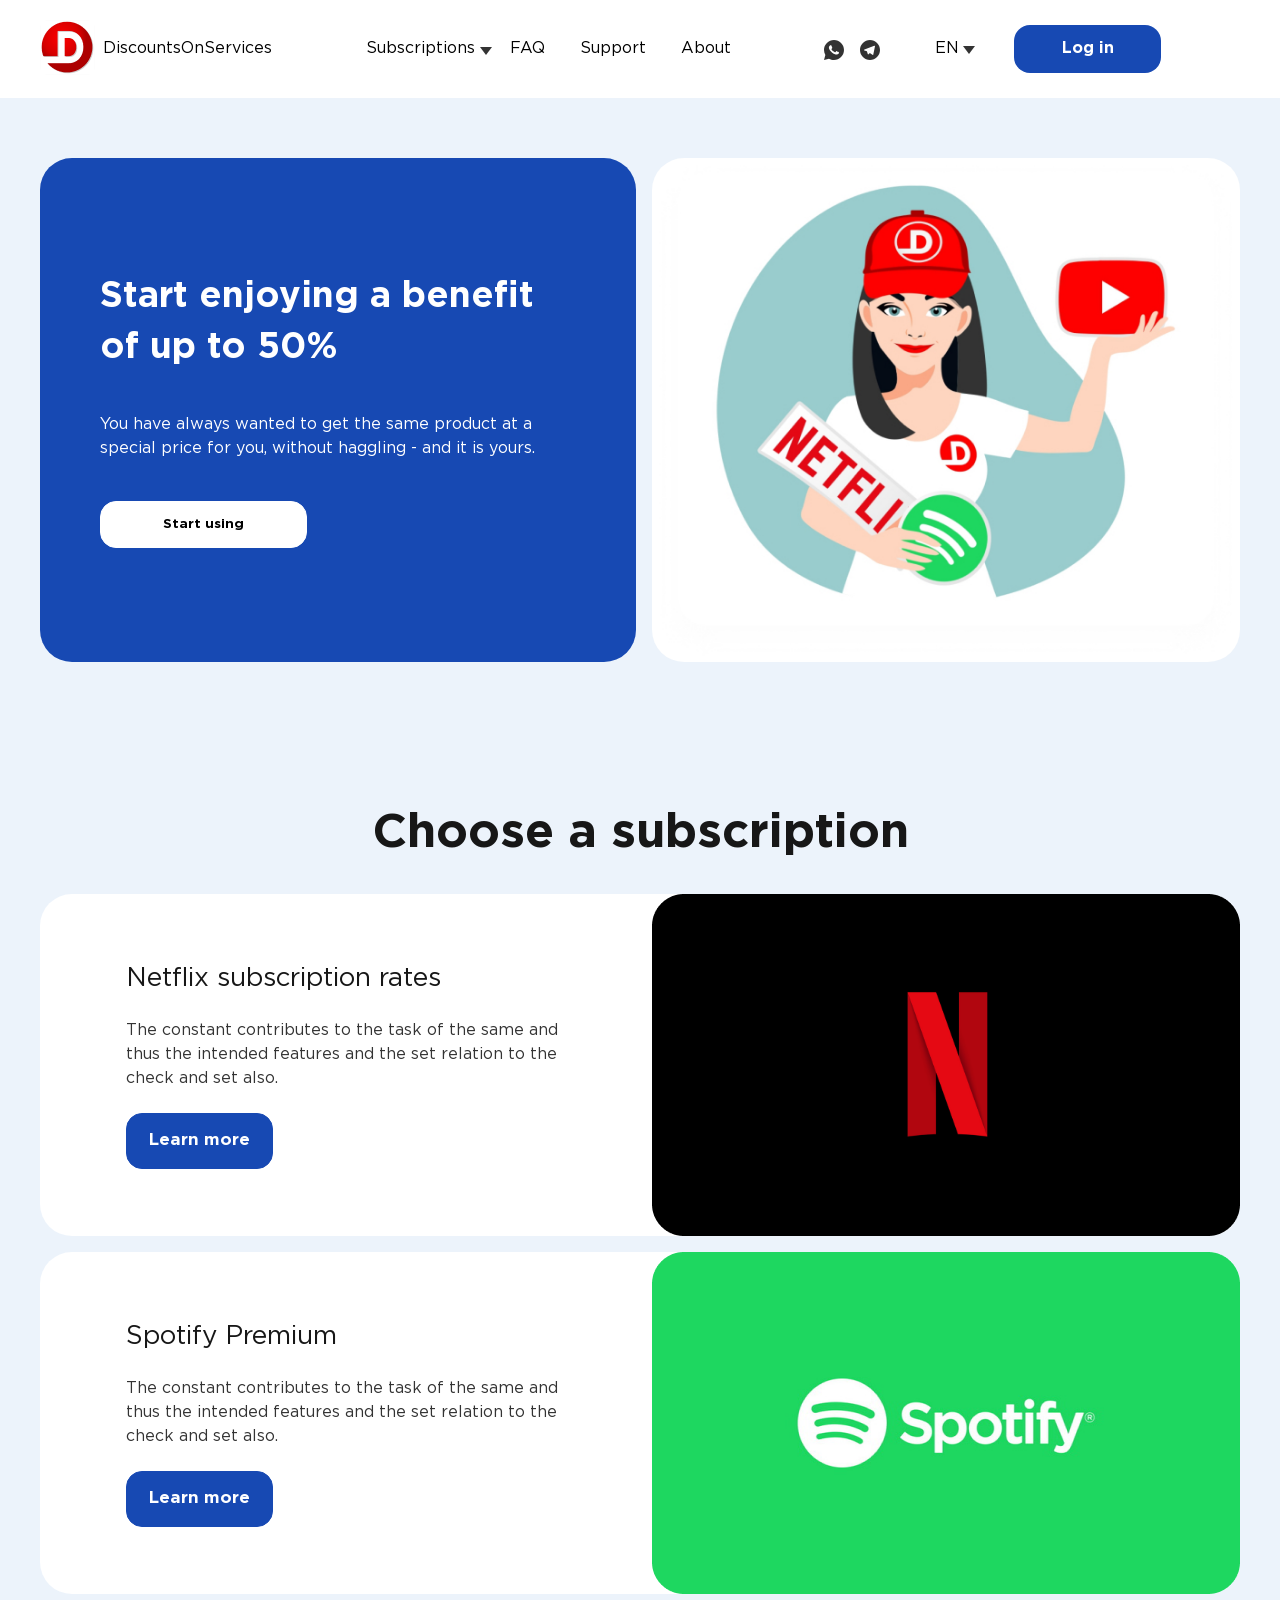
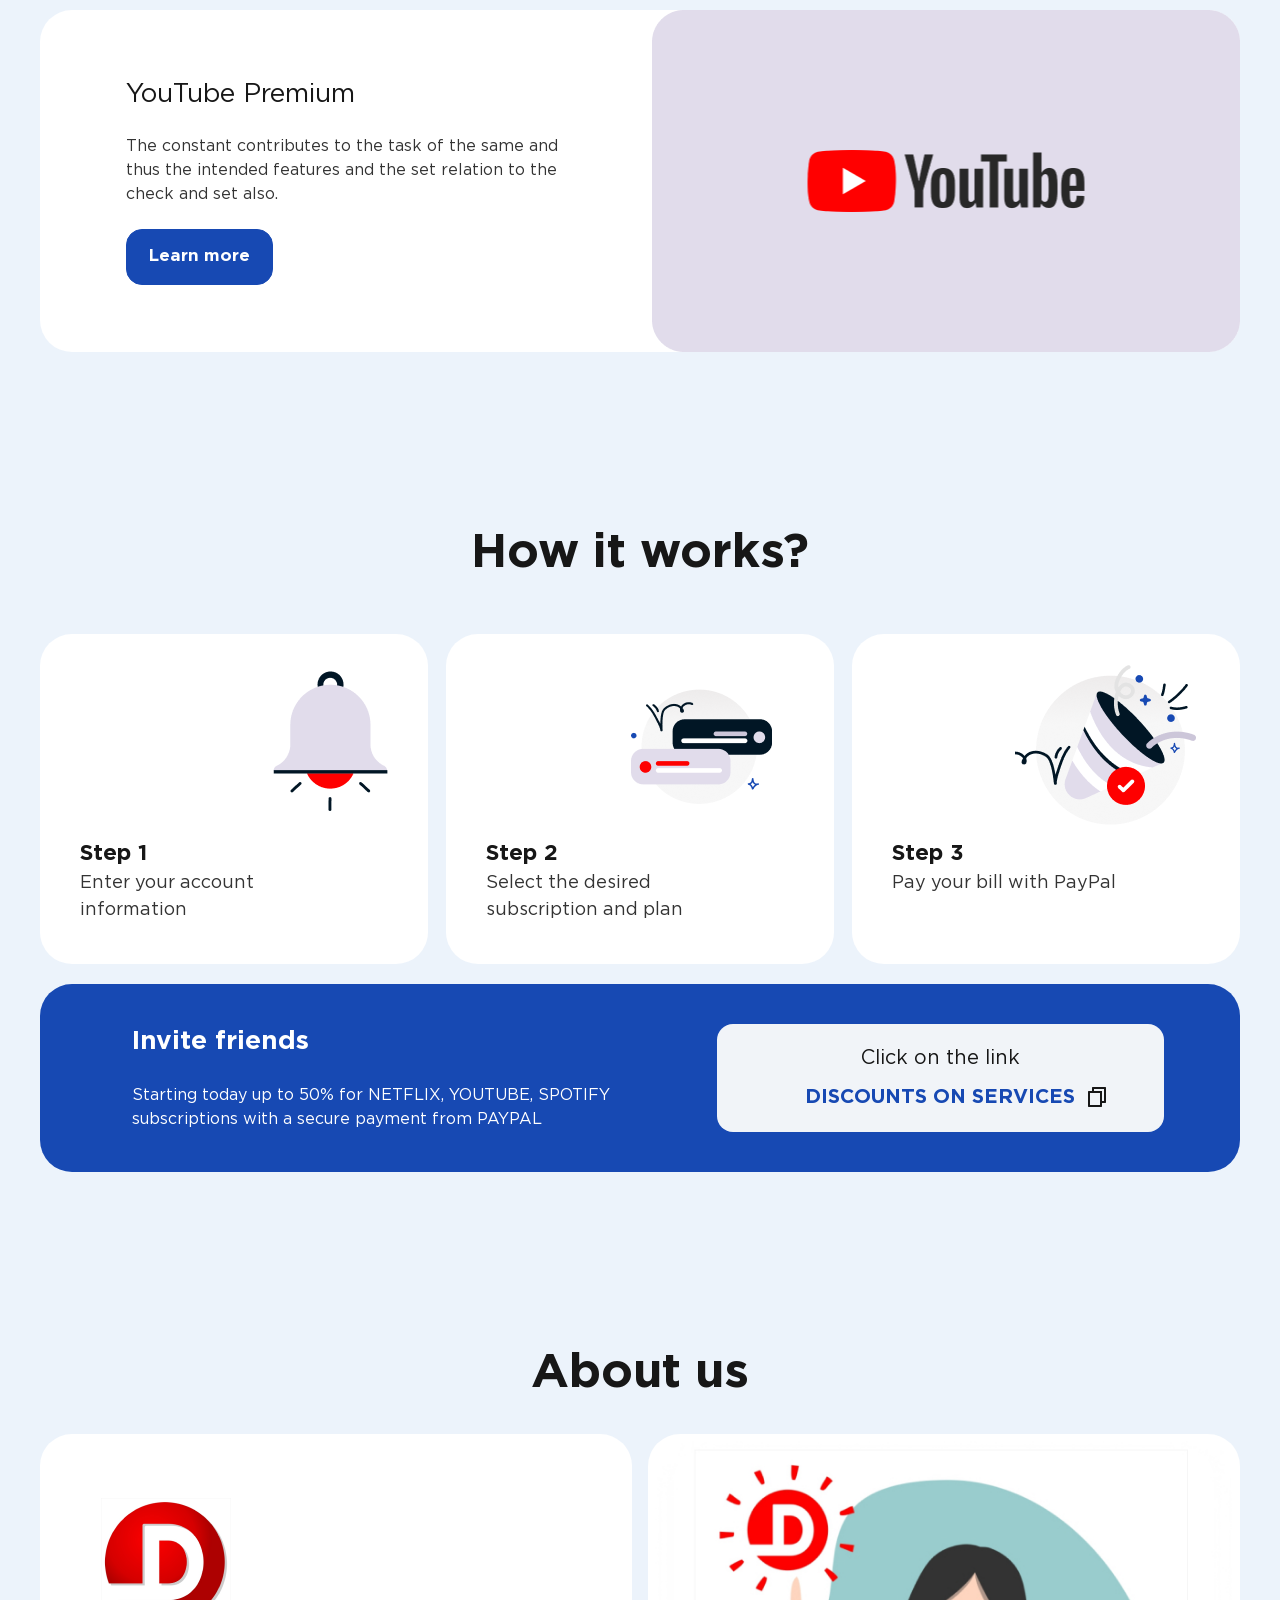
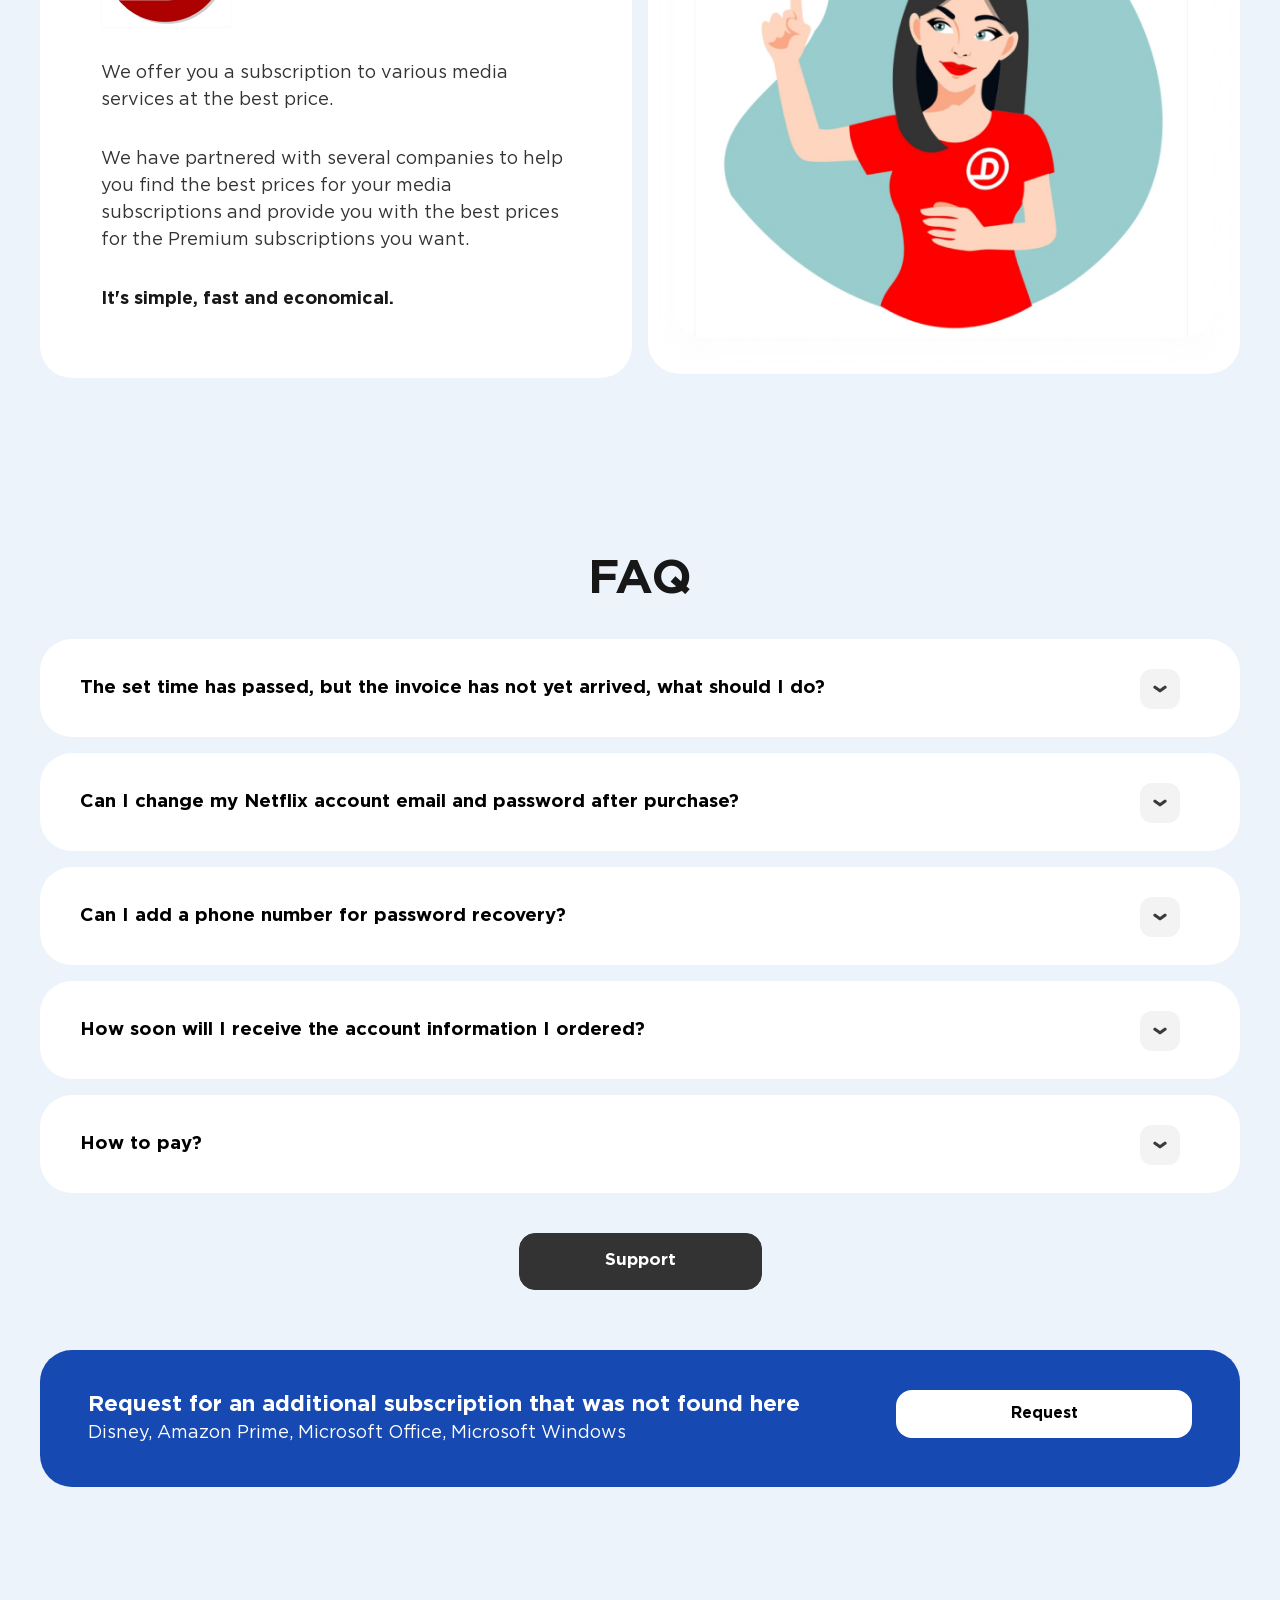
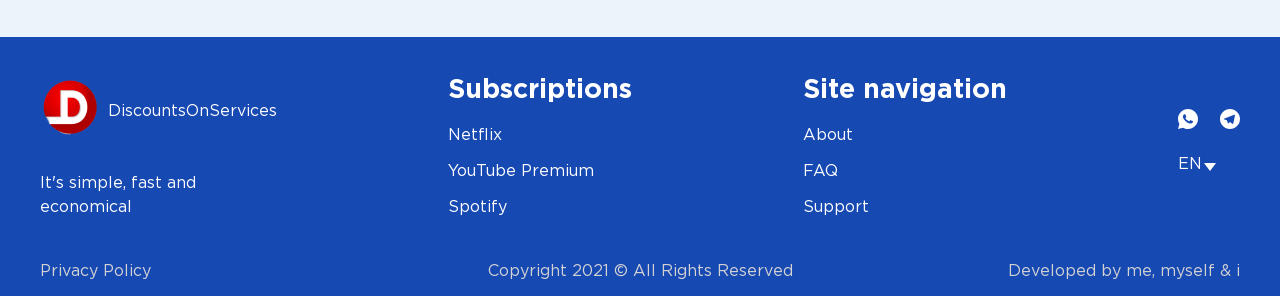
<file: index.html>
<!DOCTYPE html>
<html lang="en">

<head>
    <meta charset="UTF-8">
    <meta http-equiv="X-UA-Compatible" content="IE=edge">
    <meta name="viewport" content="width=device-width, initial-scale=1.0">
    <title>Discounts</title>
    <link rel="shortcut icon" href="img/logo.ico" type="image/x-icon">
    <link rel="stylesheet" href="style.css">
</head>

<body>
    <div class="login">
        <div class="login__title flex">
            <h1>Log in</h1>
            <img src="img/loginexit.png" alt="img">
        </div>
        <p class="login__link">New user?<span><a href="newuser.html">Create an account</a></span></p>
        <form class="login__form">
            <div class="form__input input__text">
                <h2>Email Address</h2>
                <input type="text" placeholder="Enter your e-mail">
            </div>
            <div class="form__input input__password">
                <h2>Password</h2>
                <label for="input" class="input__password--positioned">
                    <input type="password">
                    <div class="form__input--pos">
                        <img src="img/passwordhidden.png" alt="img">
                    </div>
                </label>
            </div>
        </form>
        <div class="login__submit flex">
            <h2><a href="passrecovery.html">Forgot password?</a></h2>
            <div class="header__button">
                <div class="btn login__btn--registration"><span>Log in</span></div>
            </div>
        </div>
        <div class="signing">
            <p>Or sign in with</p>
            <div class="networks flex">
                <div class="network">
                    <img src="img/google.png" alt="img">
                </div>
                <div class="network">
                    <img src="img/fb.png" alt="img">
                </div>
                <div class="network">
                    <img src="img/apple.png" alt="img">
                </div>
            </div>
        </div>
        <div class="policy__terms">
            <p>Protected by reCAPTCHA and subject to the Google <span class="span__1">Privacy Policy</span> and <span
                    class="span__2"> Terms of Service.</span></p>
        </div>
    </div>
    <header class="header">
        <div class="container">
            <div class="header__items flex">
                <div class="header__logo flex">
                    <a href="index.html"><img src="img/logo.png" alt="logo"></a>
                    <a href="index.html">
                        <p>DiscountsOnServices</p>
                    </a>
                </div>
                <nav class="nav nav--first">
                    <ul class="nav__ul">
                        <li class="nav__li subscriptions__nav">
                            <a href="subscriptions.html">Subscriptions</a>
                            <div class="subscriptions__ul__pos none">
                                <ul class="subscriptions__nav__items">
                                    <li class="subscr__nav__item"><a href="netflix.html">Netflix</a></li>
                                    <li class="subscr__nav__item"><a href="youtube.html">YouTube Premium</a></li>
                                    <li class="subscr__nav__item"><a href="spotify.html">Spotify</a></li>
                                </ul>
                            </div>
                        </li>
                        <li class="nav__li"><a href="faq.html">FAQ</a></li>
                        <li class="nav__li"><a href="#">Support</a></li>
                        <li class="nav__li"><a href="#">About</a></li>
                    </ul>
                </nav>
                <div class="header__contacts header__contacts--first flex">
                    <div class="networks flex">
                        <div class="whats__network">
                            <a href="#"><svg width="20" height="20" viewBox="0 0 20 20" fill="none"
                                    xmlns="http://www.w3.org/2000/svg">
                                    <path
                                        d="M0.00401338 20L1.35601 15.032C0.465151 13.5049 -0.00289063 11.768 1.34322e-05 10C1.34322e-05 4.477 4.47701 0 10 0C15.523 0 20 4.477 20 10C20 15.523 15.523 20 10 20C8.23279 20.0029 6.49667 19.5352 4.97001 18.645L0.00401338 20ZM6.39101 5.308C6.26188 5.31602 6.13569 5.35003 6.02001 5.408C5.91153 5.46943 5.81251 5.54622 5.72601 5.636C5.60601 5.749 5.53801 5.847 5.46501 5.942C5.09542 6.423 4.89662 7.01342 4.90001 7.62C4.90201 8.11 5.03001 8.587 5.23001 9.033C5.63901 9.935 6.31201 10.89 7.20101 11.775C7.41501 11.988 7.62401 12.202 7.84901 12.401C8.9524 13.3725 10.2673 14.073 11.689 14.447L12.258 14.534C12.443 14.544 12.628 14.53 12.814 14.521C13.1053 14.506 13.3896 14.4271 13.647 14.29C13.813 14.202 13.891 14.158 14.03 14.07C14.03 14.07 14.073 14.042 14.155 13.98C14.29 13.88 14.373 13.809 14.485 13.692C14.568 13.606 14.64 13.505 14.695 13.39C14.773 13.227 14.851 12.916 14.883 12.657C14.907 12.459 14.9 12.351 14.897 12.284C14.893 12.177 14.804 12.066 14.707 12.019L14.125 11.758C14.125 11.758 13.255 11.379 12.724 11.137C12.668 11.1126 12.608 11.0987 12.547 11.096C12.4786 11.089 12.4095 11.0967 12.3443 11.1186C12.2791 11.1405 12.2193 11.1761 12.169 11.223V11.221C12.164 11.221 12.097 11.278 11.374 12.154C11.3325 12.2098 11.2754 12.2519 11.2098 12.2751C11.1443 12.2982 11.0733 12.3013 11.006 12.284C10.9409 12.2666 10.877 12.2445 10.815 12.218C10.691 12.166 10.648 12.146 10.563 12.109L10.558 12.107C9.98592 11.8572 9.45624 11.5198 8.98801 11.107C8.86201 10.997 8.74501 10.877 8.62501 10.761C8.23159 10.3842 7.88873 9.95801 7.60501 9.493L7.54601 9.398C7.50364 9.33416 7.46937 9.2653 7.44401 9.193C7.40601 9.046 7.50501 8.928 7.50501 8.928C7.50501 8.928 7.74801 8.662 7.86101 8.518C7.9551 8.39832 8.04289 8.27382 8.12401 8.145C8.24201 7.955 8.27901 7.76 8.21701 7.609C7.93701 6.925 7.64701 6.244 7.34901 5.568C7.29001 5.434 7.11501 5.338 6.95601 5.319C6.90201 5.313 6.84801 5.307 6.79401 5.303C6.65972 5.29633 6.52515 5.29766 6.39101 5.307V5.308Z"
                                        fill="#333333" />
                                </svg></a>
                        </div>
                        <div class="tg__netwrok">
                            <a href="#"><svg width="20" height="20" viewBox="0 0 20 20" fill="none"
                                    xmlns="http://www.w3.org/2000/svg">
                                    <path
                                        d="M10 20C4.477 20 0 15.523 0 10C0 4.477 4.477 0 10 0C15.523 0 20 4.477 20 10C20 15.523 15.523 20 10 20ZM6.89 11.17L6.903 11.163L7.773 14.033C7.885 14.344 8.039 14.4 8.226 14.374C8.414 14.349 8.513 14.248 8.636 14.13L9.824 12.982L12.374 14.87C12.84 15.127 13.175 14.994 13.291 14.438L14.948 6.616C15.131 5.888 14.811 5.596 14.246 5.828L4.513 9.588C3.849 9.854 3.853 10.226 4.393 10.391L6.89 11.171V11.17Z"
                                        fill="#333333" />
                                </svg>
                            </a>
                        </div>
                    </div>
                    <div class="languages">
                        <p>en</p>
                        <div class="short_languages none">
                            <p>ua</p>
                            <p>rus</p>
                        </div>
                        <ul class="languages__ul ">
                            <div class="languages__li__pos">
                                <li>
                                    <p>English</p>
                                </li>
                                <li>
                                    <p>Ukraine</p>
                                </li>
                                <li>
                                    <p>Russian</p>
                                </li>
                            </div>
                        </ul>
                    </div>
                    <div class="header__button">
                        <div class="btn login__btn"><span>Log in</span></div>
                    </div>
                </div>
                <div class="burger ">
                    <div class="burger__line"></div>
                    <div class="burger__line"></div>
                    <div class="burger__line"></div>
                    <nav class="nav hidden">
                        <ul class="nav__ul">
                            <li class="nav__li subscriptions__nav">
                                <a href="subscriptions.html">Subscriptions</a>
                                <div class="subscriptions__ul__pos none">
                                    <ul class="subscriptions__nav__items">
                                        <li class="subscr__nav__item"><a href="netflix.html">Netflix</a></li>
                                        <li class="subscr__nav__item"><a href="youtube.html">YouTube Premium</a></li>
                                        <li class="subscr__nav__item"><a href="spotify.html">Spotify</a></li>
                                    </ul>
                                </div>
                            </li>
                            <li class="nav__li"><a href="faq.html">FAQ</a></li>
                            <li class="nav__li"><a href="#">Support</a></li>
                            <li class="nav__li"><a href="#">About</a></li>
                        </ul>
                    </nav>

                    <div class="header__contacts flex hidden">
                        <div class="networks flex">
                            <div class="whats__network">
                                <a href="#"><svg width="20" height="20" viewBox="0 0 20 20" fill="none"
                                        xmlns="http://www.w3.org/2000/svg">
                                        <path
                                            d="M0.00401338 20L1.35601 15.032C0.465151 13.5049 -0.00289063 11.768 1.34322e-05 10C1.34322e-05 4.477 4.47701 0 10 0C15.523 0 20 4.477 20 10C20 15.523 15.523 20 10 20C8.23279 20.0029 6.49667 19.5352 4.97001 18.645L0.00401338 20ZM6.39101 5.308C6.26188 5.31602 6.13569 5.35003 6.02001 5.408C5.91153 5.46943 5.81251 5.54622 5.72601 5.636C5.60601 5.749 5.53801 5.847 5.46501 5.942C5.09542 6.423 4.89662 7.01342 4.90001 7.62C4.90201 8.11 5.03001 8.587 5.23001 9.033C5.63901 9.935 6.31201 10.89 7.20101 11.775C7.41501 11.988 7.62401 12.202 7.84901 12.401C8.9524 13.3725 10.2673 14.073 11.689 14.447L12.258 14.534C12.443 14.544 12.628 14.53 12.814 14.521C13.1053 14.506 13.3896 14.4271 13.647 14.29C13.813 14.202 13.891 14.158 14.03 14.07C14.03 14.07 14.073 14.042 14.155 13.98C14.29 13.88 14.373 13.809 14.485 13.692C14.568 13.606 14.64 13.505 14.695 13.39C14.773 13.227 14.851 12.916 14.883 12.657C14.907 12.459 14.9 12.351 14.897 12.284C14.893 12.177 14.804 12.066 14.707 12.019L14.125 11.758C14.125 11.758 13.255 11.379 12.724 11.137C12.668 11.1126 12.608 11.0987 12.547 11.096C12.4786 11.089 12.4095 11.0967 12.3443 11.1186C12.2791 11.1405 12.2193 11.1761 12.169 11.223V11.221C12.164 11.221 12.097 11.278 11.374 12.154C11.3325 12.2098 11.2754 12.2519 11.2098 12.2751C11.1443 12.2982 11.0733 12.3013 11.006 12.284C10.9409 12.2666 10.877 12.2445 10.815 12.218C10.691 12.166 10.648 12.146 10.563 12.109L10.558 12.107C9.98592 11.8572 9.45624 11.5198 8.98801 11.107C8.86201 10.997 8.74501 10.877 8.62501 10.761C8.23159 10.3842 7.88873 9.95801 7.60501 9.493L7.54601 9.398C7.50364 9.33416 7.46937 9.2653 7.44401 9.193C7.40601 9.046 7.50501 8.928 7.50501 8.928C7.50501 8.928 7.74801 8.662 7.86101 8.518C7.9551 8.39832 8.04289 8.27382 8.12401 8.145C8.24201 7.955 8.27901 7.76 8.21701 7.609C7.93701 6.925 7.64701 6.244 7.34901 5.568C7.29001 5.434 7.11501 5.338 6.95601 5.319C6.90201 5.313 6.84801 5.307 6.79401 5.303C6.65972 5.29633 6.52515 5.29766 6.39101 5.307V5.308Z"
                                            fill="#333333" />
                                    </svg></a>
                            </div>
                            <div class="tg__netwrok">
                                <a href="#"><svg width="20" height="20" viewBox="0 0 20 20" fill="none"
                                        xmlns="http://www.w3.org/2000/svg">
                                        <path
                                            d="M10 20C4.477 20 0 15.523 0 10C0 4.477 4.477 0 10 0C15.523 0 20 4.477 20 10C20 15.523 15.523 20 10 20ZM6.89 11.17L6.903 11.163L7.773 14.033C7.885 14.344 8.039 14.4 8.226 14.374C8.414 14.349 8.513 14.248 8.636 14.13L9.824 12.982L12.374 14.87C12.84 15.127 13.175 14.994 13.291 14.438L14.948 6.616C15.131 5.888 14.811 5.596 14.246 5.828L4.513 9.588C3.849 9.854 3.853 10.226 4.393 10.391L6.89 11.171V11.17Z"
                                            fill="#333333" />
                                    </svg>
                                </a>
                            </div>
                        </div>
                        <div class="languages">
                            <p>en</p>
                            <div class="short_languages none">
                                <p>ua</p>
                                <p>rus</p>
                            </div>
                            <ul class="languages__ul ">
                                <div class="languages__li__pos">
                                    <li>
                                        <p>English</p>
                                    </li>
                                    <li>
                                        <p>Ukraine</p>
                                    </li>
                                    <li>
                                        <p>Russian</p>
                                    </li>
                                </div>
                            </ul>
                        </div>
                        <div class="header__button">
                            <div class="btn login__btn"><span>Log in</span></div>
                        </div>
                    </div>
                </div>
            </div>
        </div>
    </header>
    <main class="main">
        <section class="hero">
            <div class="container">
                <div class="hero__items flex">
                    <div class="hero__item  hero__item--info">
                        <h1>Start enjoying a benefit
                            of up to 50%</h1>
                        <p>You have always wanted to get the same product at a special price for you, without haggling -
                            and it is yours.</p>
                        <button class="btn hero__btn" type="submit">Start using</button>
                    </div>
                    <div class="hero__item  item">
                        <img src="img/heroimg.jpg" alt="img">
                    </div>
                </div>
            </div>
        </section>
        <section class="subscriptions">
            <div class="container">
                <div class="title">
                    <h2>Choose a subscription</h2>
                </div>
                <div class="subscription__items">
                    <div class="subscription__item flex">
                        <div class="subscr__text">
                            <h1>Netflix subscription rates</h1>
                            <p>The constant contributes to the task of the same and thus the intended features and the
                                set relation to the check and set also.</p>
                            <button class="btn btn--subscr">Learn more</button>
                        </div>
                        <div class="subscr__img">
                            <img src="img/netflixbg.png" alt="netflix">
                            <div class="img__pos">
                                <img src="img/netflix.jpg" alt="img">
                            </div>
                        </div>
                    </div>
                    <div class="subscription__item flex">
                        <div class="subscr__text">
                            <h1>Spotify Premium</h1>
                            <p>The constant contributes to the task of the same and thus the intended features and the
                                set relation to the check and set also.</p>
                            <button class="btn btn--subscr">Learn more</button>
                        </div>
                        <div class="subscr__img">
                            <img src="img/spotify.jpg" alt="netflix">
                        </div>
                    </div>
                    <div class="subscription__item flex">
                        <div class="subscr__text">
                            <h1>YouTube Premium</h1>
                            <p>The constant contributes to the task of the same and thus the intended features and the
                                set relation to the check and set also.</p>
                            <button class="btn btn--subscr">Learn more</button>
                        </div>
                        <div class="subscr__img">
                            <img src="img/youtubebg.png" alt="netflix">
                            <div class="img__pos">
                                <img src="img/youtube.png" alt="img">
                            </div>
                        </div>
                    </div>
                </div>
            </div>
        </section>
        <section class="works">
            <div class="container">
                <div class="title">
                    <h2>How it works?</h2>
                </div>
                <div class="works__items">
                    <div class="work__steps flex">
                        <div class="work__step">
                            <div class="work__step__img">
                                <img src="img/worksimg1.png" alt="img">
                            </div>
                            <div class="work__step__content">
                                <h1>Step 1</h1>
                                <p>Enter your account information</p>
                            </div>
                        </div>
                        <div class="work__step">
                            <div class="work__step__img">
                                <img src="img/worksimg2.png" alt="img">
                            </div>
                            <div class="work__step__content">
                                <h1>Step 2</h1>
                                <p>Select the desired subscription and plan</p>
                            </div>
                        </div>
                        <div class="work__step">
                            <div class="work__step__img">
                                <img src="img/worksimg3.png" alt="img">
                            </div>
                            <div class="work__step__content">
                                <h1>Step 3</h1>
                                <p>Pay your bill with PayPal</p>
                            </div>
                        </div>
                    </div>
                    <div class="invite flex">
                        <div class="invite__text__pos">
                            <div class="invite__text">
                                <h1>Invite friends</h1>
                                <p>Starting today up to 50% for NETFLIX, YOUTUBE, SPOTIFY subscriptions with a secure
                                    payment from PAYPAL</p>
                            </div>
                        </div>
                        <div class="invite__button__pos">
                            <div class="invite__button">
                                <p>Click on the link</p>
                                <a>Discounts On Services</a>
                            </div>
                        </div>
                    </div>
                </div>
            </div>
        </section>
        <section class="about">
            <div class="container">
                <div class="title">
                    <h2>About us</h2>
                </div>
                <div class="about__items flex">
                    <div class="about__texts">
                        <div class="about__texts--pos">
                            <img src="img/aboutsubimg.png" alt="img">
                            <p>We offer you a subscription to various media services at the best price.</p>
                            <p class="second__p">We have partnered with several companies to help you find the best
                                prices for your media subscriptions and provide you with the best prices for the Premium
                                subscriptions you want.</p>
                            <h4>It's simple, fast and economical.</h4>
                        </div>
                    </div>
                    <div class="about__item item--img">
                        <img src="img/aboutimg.jpg" alt="img">
                    </div>
                </div>
            </div>
        </section>
        <section class="faq">
            <div class="container">
                <div class="faq__items">
                    <div class="title">
                        <h2>FAQ</h2>
                    </div>
                    <div class="faq__item">
                        <h3>The set time has passed, but the invoice has not yet arrived, what should I do?</h3>
                    </div>
                    <div class="faq__item">
                        <h3>Can I change my Netflix account email and password after purchase?</h3>
                    </div>
                    <div class="faq__item">
                        <h3>Can I add a phone number for password recovery?</h3>
                    </div>
                    <div class="faq__item">
                        <h3>How soon will I receive the account information I ordered?</h3>
                    </div>
                    <div class="faq__item">
                        <h3>How to pay?</h3>
                    </div>
                    <button class="btn btn--faq">Support</button>
                    <div class="invite flex faq__btn">
                        <div class="invite__text__pos faq__text__pos">
                            <div class="text--faq">
                                <h1>Request for an additional subscription that was not found here</h1>
                                <p>Disney, Amazon Prime, Microsoft Office, Microsoft Windows</p>
                            </div>
                        </div>
                        <div class="faq__button__pos">
                            <div class="faq__button">
                                <a href="#" class="btn btn--faq--item">Request</a>
                            </div>
                        </div>
                    </div>
                </div>
            </div>
        </section>
    </main>
    <footer class="footer">
        <div class="container">
            <div class="footer__items flex">
                <div class="footer__item">
                    <div class="header__logo flex logo--footer">
                        <a href="#"><img src="img/footerlogo.png" alt="logo"></a>
                        <a href="#">
                            <p>DiscountsOnServices</p>
                        </a>
                    </div>
                    <p class="footer__p">It's simple, fast and economical</p>
                </div>
                <div class="footer__item">
                    <div class="footer__item__title">
                        <h2>Subscriptions</h2>
                    </div>
                    <ul class="footer__links">
                        <li class="footer__link"><a href="netflix.html">Netflix</a></li>
                        <li class="footer__link"><a href="youtube.html">YouTube Premium</a></li>
                        <li class="footer__link"><a href="spotify.html">Spotify</a></li>
                    </ul>
                </div>
                <div class="footer__item">
                    <div class="footer__item__title">
                        <h2>Site navigation</h2>
                    </div>
                    <ul class="footer__links">
                        <li class="footer__link"><a href="#">About</a></li>
                        <li class="footer__link"><a href="#">FAQ</a></li>
                        <li class="footer__link"><a href="#">Support</a></li>
                    </ul>
                </div>
                <div class="footer__item">
                    <div class="networks flex footer__svg">
                        <div class="whats__network">
                            <a href="#"><svg width="20" height="20" viewBox="0 0 20 20" fill="none"
                                    xmlns="http://www.w3.org/2000/svg">
                                    <path
                                        d="M0.00401338 20L1.35601 15.032C0.465151 13.5049 -0.00289063 11.768 1.34322e-05 10C1.34322e-05 4.477 4.47701 0 10 0C15.523 0 20 4.477 20 10C20 15.523 15.523 20 10 20C8.23279 20.0029 6.49667 19.5352 4.97001 18.645L0.00401338 20ZM6.39101 5.308C6.26188 5.31602 6.13569 5.35003 6.02001 5.408C5.91153 5.46943 5.81251 5.54622 5.72601 5.636C5.60601 5.749 5.53801 5.847 5.46501 5.942C5.09542 6.423 4.89662 7.01342 4.90001 7.62C4.90201 8.11 5.03001 8.587 5.23001 9.033C5.63901 9.935 6.31201 10.89 7.20101 11.775C7.41501 11.988 7.62401 12.202 7.84901 12.401C8.9524 13.3725 10.2673 14.073 11.689 14.447L12.258 14.534C12.443 14.544 12.628 14.53 12.814 14.521C13.1053 14.506 13.3896 14.4271 13.647 14.29C13.813 14.202 13.891 14.158 14.03 14.07C14.03 14.07 14.073 14.042 14.155 13.98C14.29 13.88 14.373 13.809 14.485 13.692C14.568 13.606 14.64 13.505 14.695 13.39C14.773 13.227 14.851 12.916 14.883 12.657C14.907 12.459 14.9 12.351 14.897 12.284C14.893 12.177 14.804 12.066 14.707 12.019L14.125 11.758C14.125 11.758 13.255 11.379 12.724 11.137C12.668 11.1126 12.608 11.0987 12.547 11.096C12.4786 11.089 12.4095 11.0967 12.3443 11.1186C12.2791 11.1405 12.2193 11.1761 12.169 11.223V11.221C12.164 11.221 12.097 11.278 11.374 12.154C11.3325 12.2098 11.2754 12.2519 11.2098 12.2751C11.1443 12.2982 11.0733 12.3013 11.006 12.284C10.9409 12.2666 10.877 12.2445 10.815 12.218C10.691 12.166 10.648 12.146 10.563 12.109L10.558 12.107C9.98592 11.8572 9.45624 11.5198 8.98801 11.107C8.86201 10.997 8.74501 10.877 8.62501 10.761C8.23159 10.3842 7.88873 9.95801 7.60501 9.493L7.54601 9.398C7.50364 9.33416 7.46937 9.2653 7.44401 9.193C7.40601 9.046 7.50501 8.928 7.50501 8.928C7.50501 8.928 7.74801 8.662 7.86101 8.518C7.9551 8.39832 8.04289 8.27382 8.12401 8.145C8.24201 7.955 8.27901 7.76 8.21701 7.609C7.93701 6.925 7.64701 6.244 7.34901 5.568C7.29001 5.434 7.11501 5.338 6.95601 5.319C6.90201 5.313 6.84801 5.307 6.79401 5.303C6.65972 5.29633 6.52515 5.29766 6.39101 5.307V5.308Z"
                                        fill="#FFFFFF" />
                                </svg></a>
                        </div>
                        <div class="tg__netwrok">
                            <a href="#">
                                <svg width="20" height="20" viewBox="0 0 20 20" fill="none"
                                    xmlns="http://www.w3.org/2000/svg">
                                    <path
                                        d="M10 20C4.477 20 0 15.523 0 10C0 4.477 4.477 0 10 0C15.523 0 20 4.477 20 10C20 15.523 15.523 20 10 20ZM6.89 11.17L6.903 11.163L7.773 14.033C7.885 14.344 8.039 14.4 8.226 14.374C8.414 14.349 8.513 14.248 8.636 14.13L9.824 12.982L12.374 14.87C12.84 15.127 13.175 14.994 13.291 14.438L14.948 6.616C15.131 5.888 14.811 5.596 14.246 5.828L4.513 9.588C3.849 9.854 3.853 10.226 4.393 10.391L6.89 11.171V11.17Z"
                                        fill="#FFFFFF" />
                                </svg>
                            </a>
                        </div>
                    </div>
                    <div class="languages languages--footer">
                        <p>en</p>
                        <div class="short_languages none">
                            <p>ua</p>
                            <p>rus</p>
                        </div>
                        <ul class="languages__ul none">
                            <li>
                                <p>English</p>
                            </li>
                            <li>
                                <p>Ukrainian</p>
                            </li>
                            <li>
                                <p>Russian</p>
                            </li>
                        </ul>
                    </div>
                </div>
            </div>
            <div class="footer__texts flex">
                <p>Privacy Policy</p>
                <p>Copyright 2021 © All Rights Reserved</p>
                <p>Developed by me, myself & i</p>
            </div>
        </div>
    </footer>

    <script src="script.js"></script>
</body>

</html>
</file>
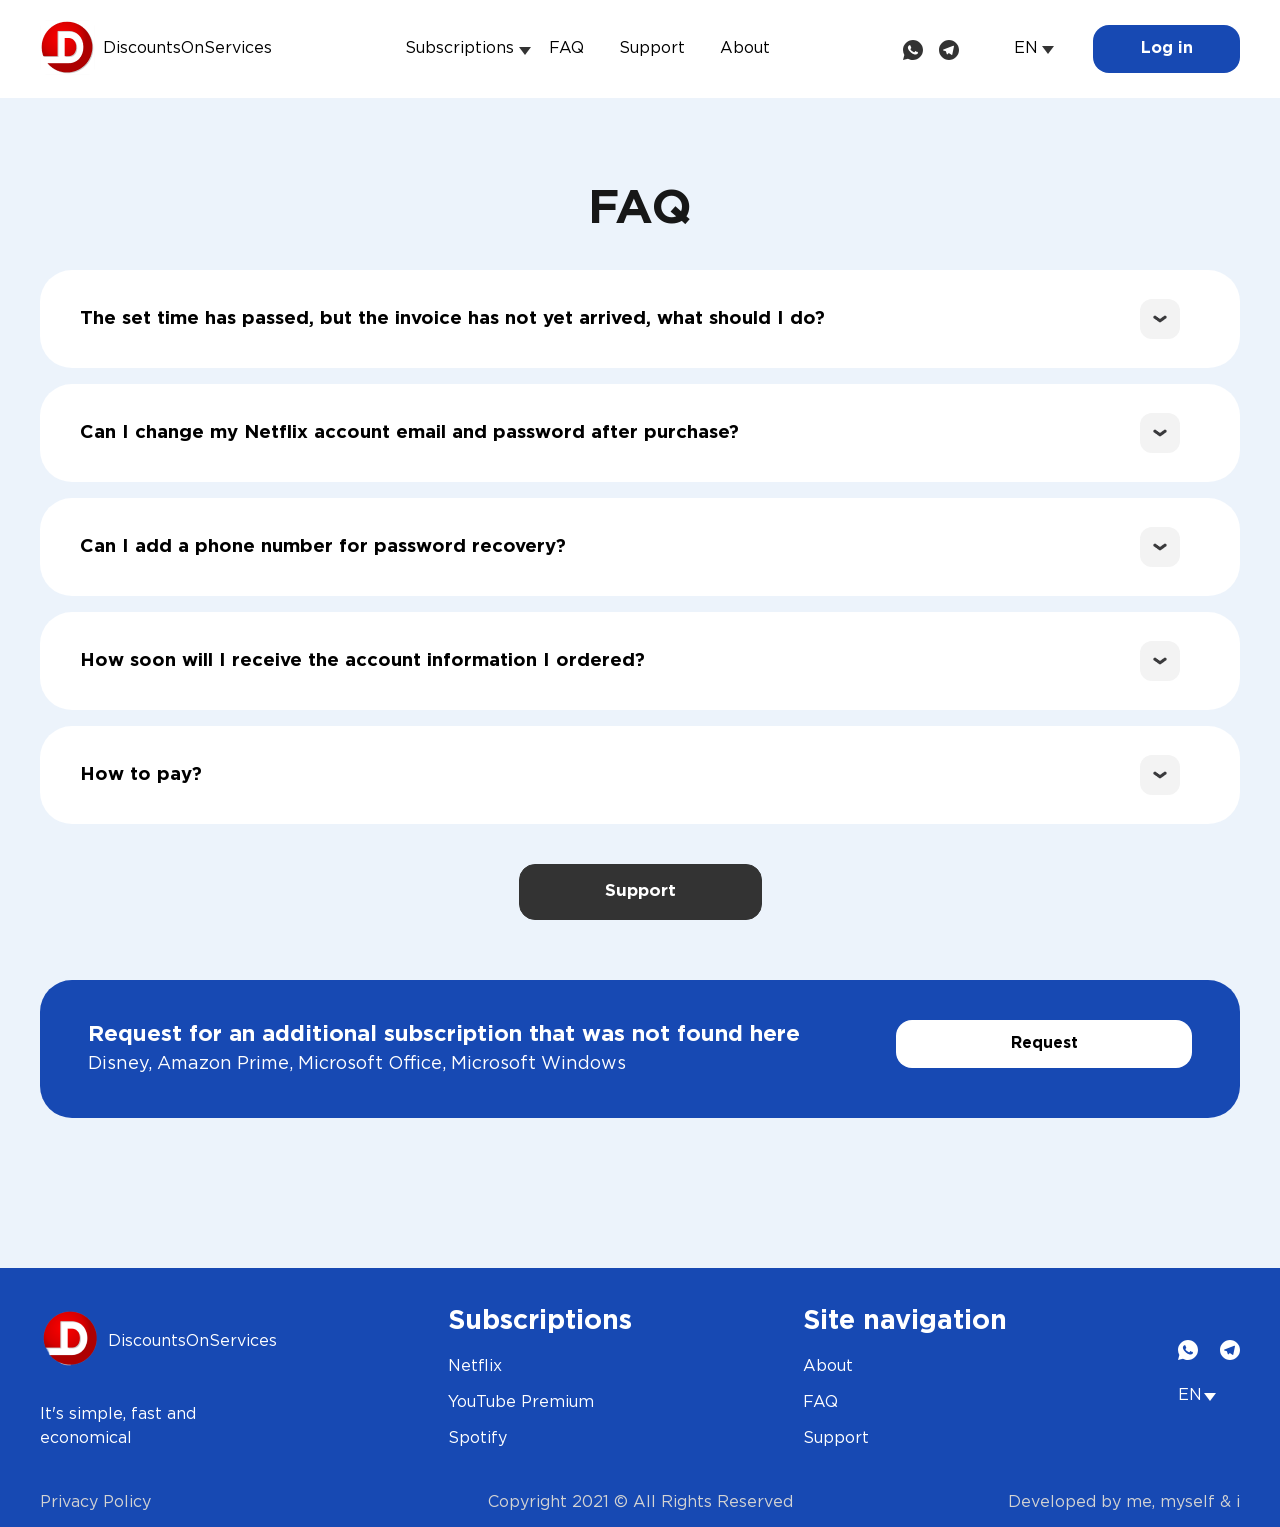
<file: faq.html>
<!DOCTYPE html>
<html lang="en">

<head>
    <meta charset="UTF-8">
    <meta http-equiv="X-UA-Compatible" content="IE=edge">
    <meta name="viewport" content="width=device-width, initial-scale=1.0">
    <title>Discounts</title>
    <link rel="shortcut icon" href="img/logo.ico" type="image/x-icon">
    <link rel="stylesheet" href="style.css">
</head>

<body>
    <header class="header">
        <div class="container">
            <div class="header__items flex">
                <div class="header__logo flex">
                    <a href="index.html"><img src="img/logo.png" alt="logo"></a>
                    <a href="index.html"><p>DiscountsOnServices</p></a>
                </div>
                <nav class="nav">
                    <ul class="nav__ul">
                        <li class="nav__li subscriptions__nav">
                            <a href="subscriptions.html">Subscriptions</a>
                            <div class="subscriptions__ul__pos none">
                                <ul class="subscriptions__nav__items">
                                    <li class="subscr__nav__item"><a href="netflix.html">Netflix</a></li>
                                    <li class="subscr__nav__item"><a href="youtube.html">YouTube Premium</a></li>
                                    <li class="subscr__nav__item"><a href="spotify.html">Spotify</a></li>
                                </ul>
                            </div>    
                        </li>
                        <li class="nav__li"><a href="faq.html">FAQ</a></li>
                        <li class="nav__li"><a href="#">Support</a></li>
                        <li class="nav__li"><a href="#">About</a></li>
                    </ul>
                </nav>
                <div class="header__contacts flex">
                    <div class="networks flex">
                        <div class="whats__network">
                            <a href="#"><svg width="20" height="20" viewBox="0 0 20 20" fill="none"
                                xmlns="http://www.w3.org/2000/svg">
                                <path
                                    d="M0.00401338 20L1.35601 15.032C0.465151 13.5049 -0.00289063 11.768 1.34322e-05 10C1.34322e-05 4.477 4.47701 0 10 0C15.523 0 20 4.477 20 10C20 15.523 15.523 20 10 20C8.23279 20.0029 6.49667 19.5352 4.97001 18.645L0.00401338 20ZM6.39101 5.308C6.26188 5.31602 6.13569 5.35003 6.02001 5.408C5.91153 5.46943 5.81251 5.54622 5.72601 5.636C5.60601 5.749 5.53801 5.847 5.46501 5.942C5.09542 6.423 4.89662 7.01342 4.90001 7.62C4.90201 8.11 5.03001 8.587 5.23001 9.033C5.63901 9.935 6.31201 10.89 7.20101 11.775C7.41501 11.988 7.62401 12.202 7.84901 12.401C8.9524 13.3725 10.2673 14.073 11.689 14.447L12.258 14.534C12.443 14.544 12.628 14.53 12.814 14.521C13.1053 14.506 13.3896 14.4271 13.647 14.29C13.813 14.202 13.891 14.158 14.03 14.07C14.03 14.07 14.073 14.042 14.155 13.98C14.29 13.88 14.373 13.809 14.485 13.692C14.568 13.606 14.64 13.505 14.695 13.39C14.773 13.227 14.851 12.916 14.883 12.657C14.907 12.459 14.9 12.351 14.897 12.284C14.893 12.177 14.804 12.066 14.707 12.019L14.125 11.758C14.125 11.758 13.255 11.379 12.724 11.137C12.668 11.1126 12.608 11.0987 12.547 11.096C12.4786 11.089 12.4095 11.0967 12.3443 11.1186C12.2791 11.1405 12.2193 11.1761 12.169 11.223V11.221C12.164 11.221 12.097 11.278 11.374 12.154C11.3325 12.2098 11.2754 12.2519 11.2098 12.2751C11.1443 12.2982 11.0733 12.3013 11.006 12.284C10.9409 12.2666 10.877 12.2445 10.815 12.218C10.691 12.166 10.648 12.146 10.563 12.109L10.558 12.107C9.98592 11.8572 9.45624 11.5198 8.98801 11.107C8.86201 10.997 8.74501 10.877 8.62501 10.761C8.23159 10.3842 7.88873 9.95801 7.60501 9.493L7.54601 9.398C7.50364 9.33416 7.46937 9.2653 7.44401 9.193C7.40601 9.046 7.50501 8.928 7.50501 8.928C7.50501 8.928 7.74801 8.662 7.86101 8.518C7.9551 8.39832 8.04289 8.27382 8.12401 8.145C8.24201 7.955 8.27901 7.76 8.21701 7.609C7.93701 6.925 7.64701 6.244 7.34901 5.568C7.29001 5.434 7.11501 5.338 6.95601 5.319C6.90201 5.313 6.84801 5.307 6.79401 5.303C6.65972 5.29633 6.52515 5.29766 6.39101 5.307V5.308Z"
                                    fill="#333333" />
                            </svg></a>
                        </div>
                        <div class="tg__netwrok">
                            <a href="#"><svg width="20" height="20" viewBox="0 0 20 20" fill="none"
                                xmlns="http://www.w3.org/2000/svg">
                                <path
                                    d="M10 20C4.477 20 0 15.523 0 10C0 4.477 4.477 0 10 0C15.523 0 20 4.477 20 10C20 15.523 15.523 20 10 20ZM6.89 11.17L6.903 11.163L7.773 14.033C7.885 14.344 8.039 14.4 8.226 14.374C8.414 14.349 8.513 14.248 8.636 14.13L9.824 12.982L12.374 14.87C12.84 15.127 13.175 14.994 13.291 14.438L14.948 6.616C15.131 5.888 14.811 5.596 14.246 5.828L4.513 9.588C3.849 9.854 3.853 10.226 4.393 10.391L6.89 11.171V11.17Z"
                                    fill="#333333" />
                            </svg>
                            </a>
                        </div>
                    </div>   
                    <div class="languages">
                        <p>en</p>
                        <div class="short_languages none">
                            <p>ua</p>
                            <p>rus</p>
                        </div>
                        <ul class="languages__ul ">
                            <div class="languages__li__pos">
                                <li><p>English</p></li>
                                <li><p>Ukraine</p></li>
                                <li><p>Russian</p></li>
                            </div>
                        </ul>    
                    </div>
                    <div class="header__button">
                        <a href="login.html" class="btn btn--login"><span>Log in</span></a>
                    </div>
                </div>
            </div>
        </div>
    </header>
    <section class="faq">
        <div class="container">
            <div class="faq__items">
                <div class="title">
                    <h2>FAQ</h2>
                </div>
                <div class="faq__item">
                    <h3>The set time has passed, but the invoice has not yet arrived, what should I do?</h3>
                </div>
                <div class="faq__item">
                    <h3>Can I change my Netflix account email and password after purchase?</h3>
                </div>
                <div class="faq__item">
                    <h3>Can I add a phone number for password recovery?</h3>
                </div>
                <div class="faq__item">
                    <h3>How soon will I receive the account information I ordered?</h3>
                </div>
                <div class="faq__item">
                    <h3>How to pay?</h3>
                </div>
                <button class="btn btn--faq">Support</button>
                <div class="invite flex faq__btn">
                    <div class="invite__text__pos faq__text__pos">
                        <div class="text--faq">
                            <h1>Request for an additional subscription that was not found here</h1>
                            <p>Disney, Amazon Prime, Microsoft Office, Microsoft Windows</p>
                        </div>
                    </div>
                    <div class="faq__button__pos">
                        <div class="faq__button">
                            <a href="#" class="btn btn--faq--item">Request</a>
                        </div>
                    </div>    
                </div>
            </div>
        </div>
    </section>   
    <footer class="footer">
        <div class="container">
            <div class="footer__items flex">
                <div class="footer__item">
                    <div class="header__logo flex logo--footer">
                        <a href="#"><img src="img/footerlogo.png" alt="logo"></a>
                        <a href="#"><p>DiscountsOnServices</p></a>
                    </div>
                    <p class="footer__p">It's simple, fast and economical</p>
                </div>
                <div class="footer__item">
                    <div class="footer__item__title">
                        <h2>Subscriptions</h2>
                    </div>
                    <ul class="footer__links">
                        <li class="footer__link"><a href="netflix.html">Netflix</a></li>
                        <li class="footer__link"><a href="youtube.html">YouTube Premium</a></li>
                        <li class="footer__link"><a href="spotify.html">Spotify</a></li>
                    </ul>
                </div>
                <div class="footer__item">
                    <div class="footer__item__title">
                        <h2>Site navigation</h2>
                    </div>
                    <ul class="footer__links">
                        <li class="footer__link"><a href="#">About</a></li>
                        <li class="footer__link"><a href="#">FAQ</a></li>
                        <li class="footer__link"><a href="#">Support</a></li>
                    </ul>
                </div>
                <div class="footer__item">
                    <div class="networks flex footer__svg">
                        <div class="whats__network">
                            <a href="#"><svg width="20" height="20" viewBox="0 0 20 20" fill="none"
                                xmlns="http://www.w3.org/2000/svg">
                                <path
                                    d="M0.00401338 20L1.35601 15.032C0.465151 13.5049 -0.00289063 11.768 1.34322e-05 10C1.34322e-05 4.477 4.47701 0 10 0C15.523 0 20 4.477 20 10C20 15.523 15.523 20 10 20C8.23279 20.0029 6.49667 19.5352 4.97001 18.645L0.00401338 20ZM6.39101 5.308C6.26188 5.31602 6.13569 5.35003 6.02001 5.408C5.91153 5.46943 5.81251 5.54622 5.72601 5.636C5.60601 5.749 5.53801 5.847 5.46501 5.942C5.09542 6.423 4.89662 7.01342 4.90001 7.62C4.90201 8.11 5.03001 8.587 5.23001 9.033C5.63901 9.935 6.31201 10.89 7.20101 11.775C7.41501 11.988 7.62401 12.202 7.84901 12.401C8.9524 13.3725 10.2673 14.073 11.689 14.447L12.258 14.534C12.443 14.544 12.628 14.53 12.814 14.521C13.1053 14.506 13.3896 14.4271 13.647 14.29C13.813 14.202 13.891 14.158 14.03 14.07C14.03 14.07 14.073 14.042 14.155 13.98C14.29 13.88 14.373 13.809 14.485 13.692C14.568 13.606 14.64 13.505 14.695 13.39C14.773 13.227 14.851 12.916 14.883 12.657C14.907 12.459 14.9 12.351 14.897 12.284C14.893 12.177 14.804 12.066 14.707 12.019L14.125 11.758C14.125 11.758 13.255 11.379 12.724 11.137C12.668 11.1126 12.608 11.0987 12.547 11.096C12.4786 11.089 12.4095 11.0967 12.3443 11.1186C12.2791 11.1405 12.2193 11.1761 12.169 11.223V11.221C12.164 11.221 12.097 11.278 11.374 12.154C11.3325 12.2098 11.2754 12.2519 11.2098 12.2751C11.1443 12.2982 11.0733 12.3013 11.006 12.284C10.9409 12.2666 10.877 12.2445 10.815 12.218C10.691 12.166 10.648 12.146 10.563 12.109L10.558 12.107C9.98592 11.8572 9.45624 11.5198 8.98801 11.107C8.86201 10.997 8.74501 10.877 8.62501 10.761C8.23159 10.3842 7.88873 9.95801 7.60501 9.493L7.54601 9.398C7.50364 9.33416 7.46937 9.2653 7.44401 9.193C7.40601 9.046 7.50501 8.928 7.50501 8.928C7.50501 8.928 7.74801 8.662 7.86101 8.518C7.9551 8.39832 8.04289 8.27382 8.12401 8.145C8.24201 7.955 8.27901 7.76 8.21701 7.609C7.93701 6.925 7.64701 6.244 7.34901 5.568C7.29001 5.434 7.11501 5.338 6.95601 5.319C6.90201 5.313 6.84801 5.307 6.79401 5.303C6.65972 5.29633 6.52515 5.29766 6.39101 5.307V5.308Z"
                                    fill="#FFFFFF" />
                            </svg></a>
                        </div>
                        <div class="tg__netwrok">
                            <a href="#"><svg width="20" height="20" viewBox="0 0 20 20" fill="none"
                                xmlns="http://www.w3.org/2000/svg">
                                <path
                                    d="M10 20C4.477 20 0 15.523 0 10C0 4.477 4.477 0 10 0C15.523 0 20 4.477 20 10C20 15.523 15.523 20 10 20ZM6.89 11.17L6.903 11.163L7.773 14.033C7.885 14.344 8.039 14.4 8.226 14.374C8.414 14.349 8.513 14.248 8.636 14.13L9.824 12.982L12.374 14.87C12.84 15.127 13.175 14.994 13.291 14.438L14.948 6.616C15.131 5.888 14.811 5.596 14.246 5.828L4.513 9.588C3.849 9.854 3.853 10.226 4.393 10.391L6.89 11.171V11.17Z"
                                    fill="#FFFFFF" />
                            </svg>
                            </a>
                        </div>
                    </div>
                    <div class="languages languages--footer">
                        <p>en</p>
                        <div class="short_languages none">
                            <p>ua</p>
                            <p>rus</p>
                        </div>
                        <ul class="languages__ul none">
                            <li><p>English</p></li>
                            <li><p>Ukraine</p></li>
                            <li><p>Russian</p></li>
                        </ul>    
                    </div>
                </div>
            </div>
            <div class="footer__texts flex">
                <p>Privacy Policy</p>
                <p>Copyright 2021 © All Rights Reserved</p>
                <p>Developed by me, myself & i</p>
            </div>
        </div>
    </footer> 
</body>
</html>
</file>
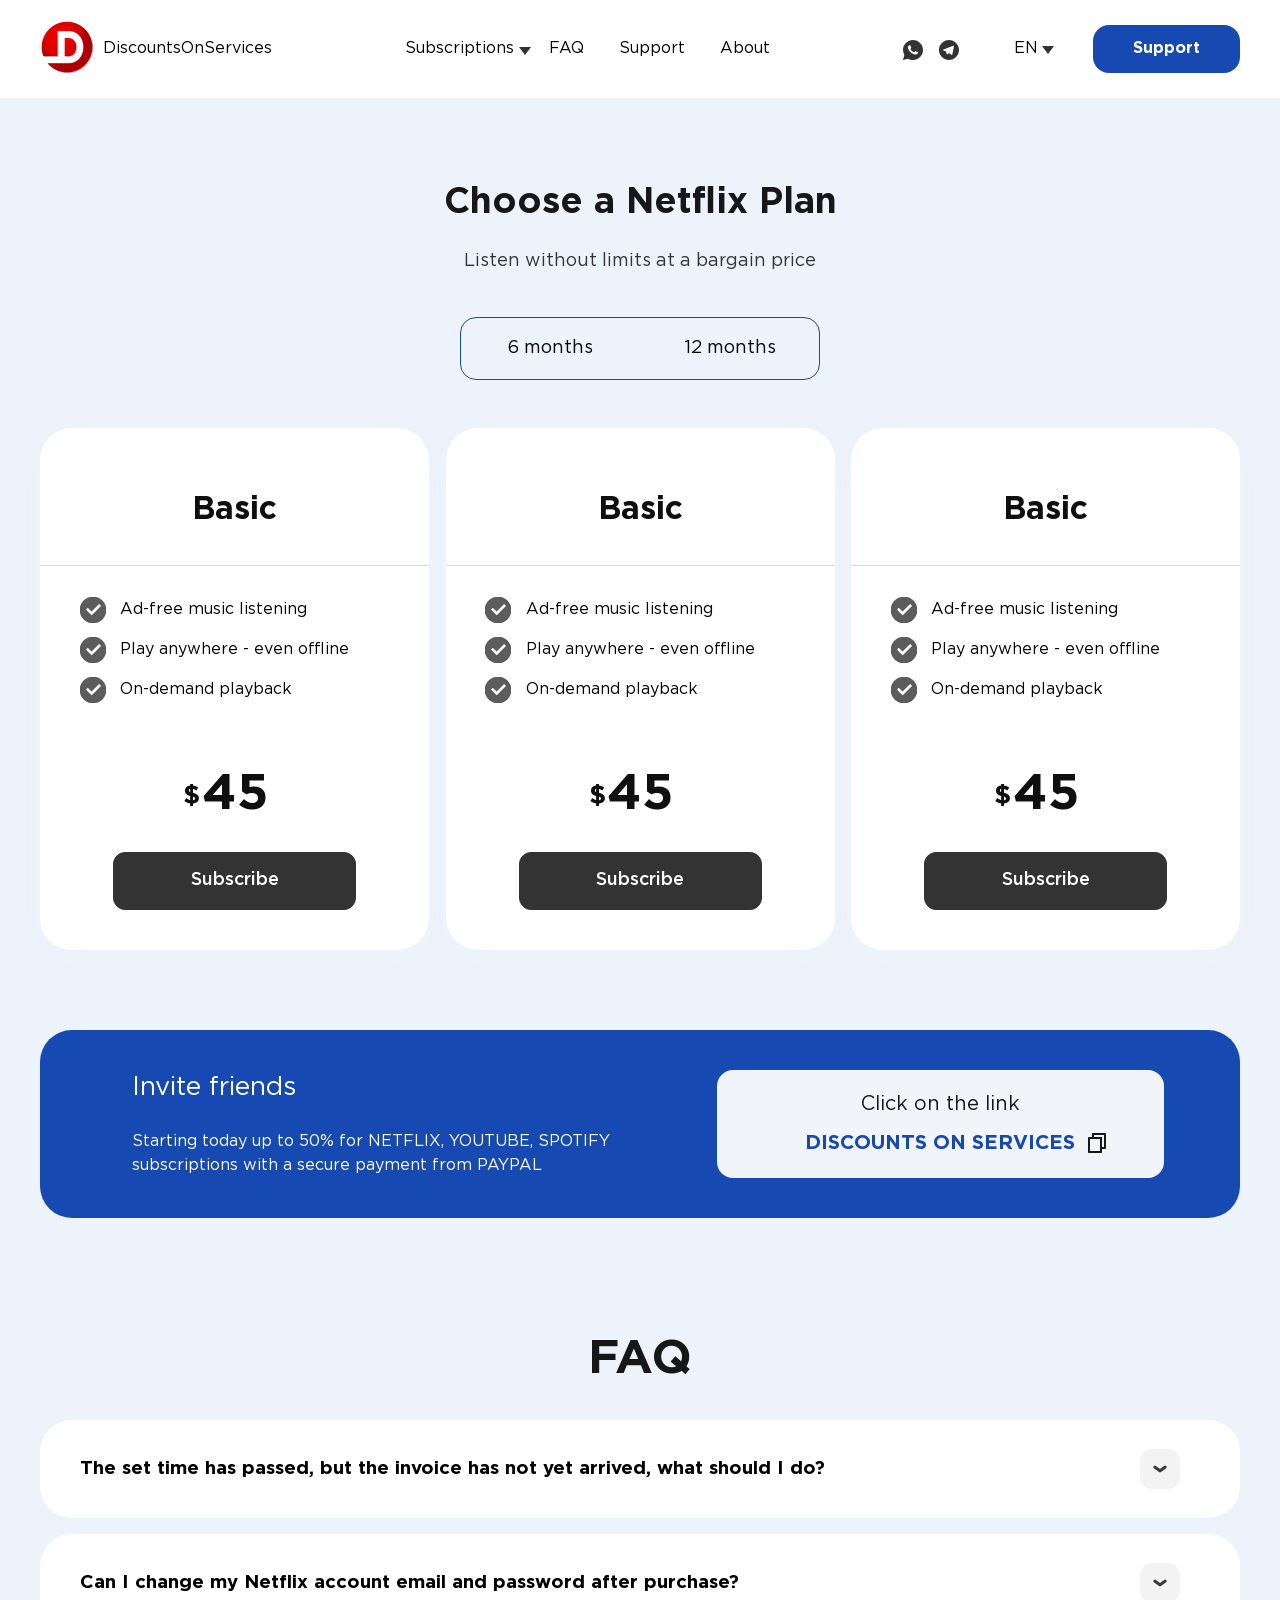
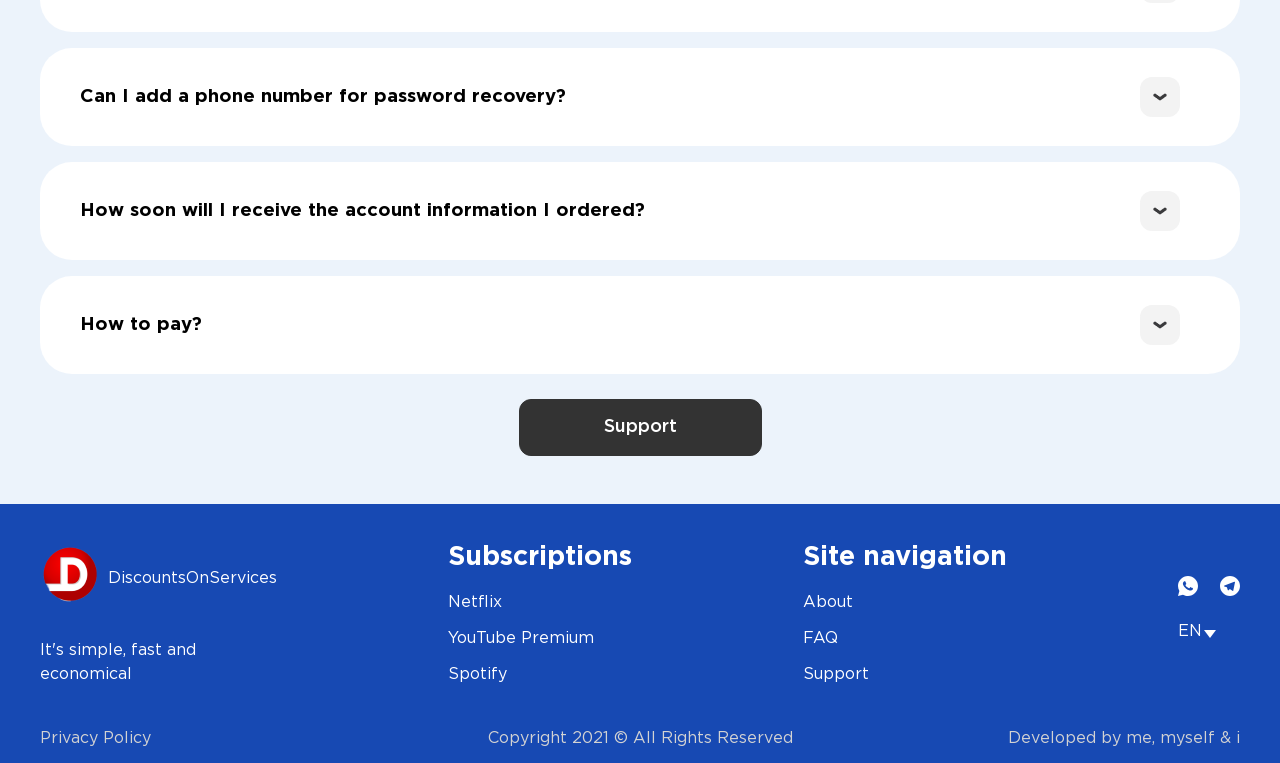
<file: netflix.html>
<!DOCTYPE html>
<html lang="en">

<head>
    <meta charset="UTF-8">
    <meta http-equiv="X-UA-Compatible" content="IE=edge">
    <meta name="viewport" content="width=device-width, initial-scale=1.0">
    <title>Youtube</title>
    <link rel="shortcut icon" href="img/logo.ico" type="image/x-icon">
    <link rel="stylesheet" href="style.css">
    <link rel="stylesheet" href="nfstyle.css">
</head>
<body>
    <header class="header">
        <div class="container">
            <div class="header__items flex">
                <div class="header__logo flex">
                    <a href="index.html"><img src="img/logo.png" alt="logo"></a>
                    <a href="index.html"><p>DiscountsOnServices</p></a>
                </div>
                <nav class="nav">
                    <ul class="nav__ul">
                        <li class="nav__li subscriptions__nav">
                            <a href="subscriptions.html">Subscriptions</a>
                            <div class="subscriptions__ul__pos none">
                                <ul class="subscriptions__nav__items">
                                    <li class="subscr__nav__item"><a href="netflix.html">Netflix</a></li>
                                    <li class="subscr__nav__item"><a href="youtube.html">YouTube Premium</a></li>
                                    <li class="subscr__nav__item"><a href="spotify.html">Spotify</a></li>
                                </ul>
                            </div>    
                        </li>
                        <li class="nav__li"><a href="faq.html">FAQ</a></li>
                        <li class="nav__li"><a href="#">Support</a></li>
                        <li class="nav__li"><a href="#">About</a></li>
                    </ul>
                </nav>
                <div class="header__contacts flex">
                    <div class="networks flex">
                        <div class="whats__network">
                            <a href="#"><svg width="20" height="20" viewBox="0 0 20 20" fill="none"
                                xmlns="http://www.w3.org/2000/svg">
                                <path
                                    d="M0.00401338 20L1.35601 15.032C0.465151 13.5049 -0.00289063 11.768 1.34322e-05 10C1.34322e-05 4.477 4.47701 0 10 0C15.523 0 20 4.477 20 10C20 15.523 15.523 20 10 20C8.23279 20.0029 6.49667 19.5352 4.97001 18.645L0.00401338 20ZM6.39101 5.308C6.26188 5.31602 6.13569 5.35003 6.02001 5.408C5.91153 5.46943 5.81251 5.54622 5.72601 5.636C5.60601 5.749 5.53801 5.847 5.46501 5.942C5.09542 6.423 4.89662 7.01342 4.90001 7.62C4.90201 8.11 5.03001 8.587 5.23001 9.033C5.63901 9.935 6.31201 10.89 7.20101 11.775C7.41501 11.988 7.62401 12.202 7.84901 12.401C8.9524 13.3725 10.2673 14.073 11.689 14.447L12.258 14.534C12.443 14.544 12.628 14.53 12.814 14.521C13.1053 14.506 13.3896 14.4271 13.647 14.29C13.813 14.202 13.891 14.158 14.03 14.07C14.03 14.07 14.073 14.042 14.155 13.98C14.29 13.88 14.373 13.809 14.485 13.692C14.568 13.606 14.64 13.505 14.695 13.39C14.773 13.227 14.851 12.916 14.883 12.657C14.907 12.459 14.9 12.351 14.897 12.284C14.893 12.177 14.804 12.066 14.707 12.019L14.125 11.758C14.125 11.758 13.255 11.379 12.724 11.137C12.668 11.1126 12.608 11.0987 12.547 11.096C12.4786 11.089 12.4095 11.0967 12.3443 11.1186C12.2791 11.1405 12.2193 11.1761 12.169 11.223V11.221C12.164 11.221 12.097 11.278 11.374 12.154C11.3325 12.2098 11.2754 12.2519 11.2098 12.2751C11.1443 12.2982 11.0733 12.3013 11.006 12.284C10.9409 12.2666 10.877 12.2445 10.815 12.218C10.691 12.166 10.648 12.146 10.563 12.109L10.558 12.107C9.98592 11.8572 9.45624 11.5198 8.98801 11.107C8.86201 10.997 8.74501 10.877 8.62501 10.761C8.23159 10.3842 7.88873 9.95801 7.60501 9.493L7.54601 9.398C7.50364 9.33416 7.46937 9.2653 7.44401 9.193C7.40601 9.046 7.50501 8.928 7.50501 8.928C7.50501 8.928 7.74801 8.662 7.86101 8.518C7.9551 8.39832 8.04289 8.27382 8.12401 8.145C8.24201 7.955 8.27901 7.76 8.21701 7.609C7.93701 6.925 7.64701 6.244 7.34901 5.568C7.29001 5.434 7.11501 5.338 6.95601 5.319C6.90201 5.313 6.84801 5.307 6.79401 5.303C6.65972 5.29633 6.52515 5.29766 6.39101 5.307V5.308Z"
                                    fill="#333333" />
                            </svg></a>
                        </div>
                        <div class="tg__netwrok">
                            <a href="#"><svg width="20" height="20" viewBox="0 0 20 20" fill="none"
                                xmlns="http://www.w3.org/2000/svg">
                                <path
                                    d="M10 20C4.477 20 0 15.523 0 10C0 4.477 4.477 0 10 0C15.523 0 20 4.477 20 10C20 15.523 15.523 20 10 20ZM6.89 11.17L6.903 11.163L7.773 14.033C7.885 14.344 8.039 14.4 8.226 14.374C8.414 14.349 8.513 14.248 8.636 14.13L9.824 12.982L12.374 14.87C12.84 15.127 13.175 14.994 13.291 14.438L14.948 6.616C15.131 5.888 14.811 5.596 14.246 5.828L4.513 9.588C3.849 9.854 3.853 10.226 4.393 10.391L6.89 11.171V11.17Z"
                                    fill="#333333" />
                            </svg>
                            </a>
                        </div>
                    </div>   
                    <div class="languages">
                        <p>en</p>
                        <div class="short_languages none">
                            <p>ua</p>
                            <p>rus</p>
                        </div>
                        <ul class="languages__ul ">
                            <div class="languages__li__pos">
                                <li><p>English</p></li>
                                <li><p>Ukraine</p></li>
                                <li><p>Russian</p></li>
                            </div>
                        </ul>    
                    </div>
                    <div class="header__button">
                        <a href="login.html" class="btn btn--login subscribe__btn"><span>Support</span></a>
                    </div>
                </div>
            </div>
        </div>
    </header>
    <main>
        <section class="hero">
            <div class="container">
                <div class="hero__content">
                    <div class="hero__title">
                        <h1>Choose a Netflix Plan</h1>
                        <p>Listen without limits at a bargain price</p>
                        <div class="hero__btns flex">
                            <div class="hero__btn--pos">
                                <a href="#" class="hero__btn">6 months</a>
                            </div>
                            <div class="hero__btn--pos">
                                <a href="#" class="hero__btn hero__btn--mod">12 months</a>
                            </div>
                        </div>
                    </div>
                    <div class="hero__subscribes flex">
                        <div class="hero__subscribe">
                            <h2>Basic</h2>
                            <ul class="possibilities">
                                <div class="possibilities__pos">
                                    <li>Ad-free music listening</li>
                                    <li>Play anywhere - even offline</li>
                                    <li>On-demand playback</li>
                                </div>
                            </ul>
                            <div class="price">
                                <h1><span>$</span>45</h1>   
                                <div class="header__button">
                                    <a href="login.html" class="btn btn--size"><span>Subscribe</span></a>
                                </div>     
                            </div>
                        </div>
                        <div class="hero__subscribe">
                            <h2>Basic</h2>
                            <ul class="possibilities">
                                <div class="possibilities__pos">
                                    <li>Ad-free music listening</li>
                                    <li>Play anywhere - even offline</li>
                                    <li>On-demand playback</li>
                                </div>
                            </ul>
                            <div class="price">
                                <h1><span>$</span>45</h1>   
                                <div class="header__button">
                                    <a href="login.html" class="btn btn--size subscribe__btn"><span>Subscribe</span></a>
                                </div>     
                            </div>
                        </div>
                        <div class="hero__subscribe">
                            <h2>Basic</h2>
                            <ul class="possibilities">
                                <div class="possibilities__pos">
                                    <li>Ad-free music listening</li>
                                    <li>Play anywhere - even offline</li>
                                    <li>On-demand playback</li>
                                </div>
                            </ul>
                            <div class="price">
                                <h1><span>$</span>45</h1>   
                                <div class="header__button">
                                    <a href="login.html" class="btn btn--size subscribe__btn"><span>Subscribe</span></a>
                                </div>     
                            </div>
                        </div>
                    </div>
                    <div class="invite flex">
                        <div class="invite__text__pos">
                            <div class="invite__text">
                                <h1>Invite friends</h1>
                                <p>Starting today up to 50% for NETFLIX, YOUTUBE, SPOTIFY subscriptions with a secure payment from PAYPAL</p>
                            </div>
                        </div>
                        <div class="invite__button__pos">
                            <div class="invite__button">
                                <p>Click on the link</p>
                                <a>Discounts On Services</a>
                            </div>
                        </div>    
                    </div>
                    <div class="faq__items">
                        <div class="title">
                            <h2>FAQ</h2>
                        </div>
                        <div class="faq__item">
                            <h3>The set time has passed, but the invoice has not yet arrived, what should I do?</h3>
                        </div>
                        <div class="faq__item">
                            <h3>Can I change my Netflix account email and password after purchase?</h3>
                        </div>
                        <div class="faq__item">
                            <h3>Can I add a phone number for password recovery?</h3>
                        </div>
                        <div class="faq__item">
                            <h3>How soon will I receive the account information I ordered?</h3>
                        </div>
                        <div class="faq__item">
                            <h3>How to pay?</h3>
                        </div>
                        <button class="btn ">Support</button>
                    </div>
                </div>   
            </div>
        </section>
    </main>
    <footer class="footer">
        <div class="container">
            <div class="footer__items flex">
                <div class="footer__item">
                    <div class="header__logo flex logo--footer">
                        <a href="#"><img src="img/footerlogo.png" alt="logo"></a>
                        <a href="#"><p>DiscountsOnServices</p></a>
                    </div>
                    <p class="footer__p">It's simple, fast and economical</p>
                </div>
                <div class="footer__item">
                    <div class="footer__item__title">
                        <h2>Subscriptions</h2>
                    </div>
                    <ul class="footer__links">
                        <li class="footer__link"><a href="netflix.html">Netflix</a></li>
                        <li class="footer__link"><a href="youtube.html">YouTube Premium</a></li>
                        <li class="footer__link"><a href="spotify.html">Spotify</a></li>
                    </ul>
                </div>
                <div class="footer__item">
                    <div class="footer__item__title">
                        <h2>Site navigation</h2>
                    </div>
                    <ul class="footer__links">
                        <li class="footer__link"><a href="#">About</a></li>
                        <li class="footer__link"><a href="#">FAQ</a></li>
                        <li class="footer__link"><a href="#">Support</a></li>
                    </ul>
                </div>
                <div class="footer__item">
                    <div class="networks flex footer__svg">
                        <div class="whats__network">
                            <a href="#"><svg width="20" height="20" viewBox="0 0 20 20" fill="none"
                                xmlns="http://www.w3.org/2000/svg">
                                <path
                                    d="M0.00401338 20L1.35601 15.032C0.465151 13.5049 -0.00289063 11.768 1.34322e-05 10C1.34322e-05 4.477 4.47701 0 10 0C15.523 0 20 4.477 20 10C20 15.523 15.523 20 10 20C8.23279 20.0029 6.49667 19.5352 4.97001 18.645L0.00401338 20ZM6.39101 5.308C6.26188 5.31602 6.13569 5.35003 6.02001 5.408C5.91153 5.46943 5.81251 5.54622 5.72601 5.636C5.60601 5.749 5.53801 5.847 5.46501 5.942C5.09542 6.423 4.89662 7.01342 4.90001 7.62C4.90201 8.11 5.03001 8.587 5.23001 9.033C5.63901 9.935 6.31201 10.89 7.20101 11.775C7.41501 11.988 7.62401 12.202 7.84901 12.401C8.9524 13.3725 10.2673 14.073 11.689 14.447L12.258 14.534C12.443 14.544 12.628 14.53 12.814 14.521C13.1053 14.506 13.3896 14.4271 13.647 14.29C13.813 14.202 13.891 14.158 14.03 14.07C14.03 14.07 14.073 14.042 14.155 13.98C14.29 13.88 14.373 13.809 14.485 13.692C14.568 13.606 14.64 13.505 14.695 13.39C14.773 13.227 14.851 12.916 14.883 12.657C14.907 12.459 14.9 12.351 14.897 12.284C14.893 12.177 14.804 12.066 14.707 12.019L14.125 11.758C14.125 11.758 13.255 11.379 12.724 11.137C12.668 11.1126 12.608 11.0987 12.547 11.096C12.4786 11.089 12.4095 11.0967 12.3443 11.1186C12.2791 11.1405 12.2193 11.1761 12.169 11.223V11.221C12.164 11.221 12.097 11.278 11.374 12.154C11.3325 12.2098 11.2754 12.2519 11.2098 12.2751C11.1443 12.2982 11.0733 12.3013 11.006 12.284C10.9409 12.2666 10.877 12.2445 10.815 12.218C10.691 12.166 10.648 12.146 10.563 12.109L10.558 12.107C9.98592 11.8572 9.45624 11.5198 8.98801 11.107C8.86201 10.997 8.74501 10.877 8.62501 10.761C8.23159 10.3842 7.88873 9.95801 7.60501 9.493L7.54601 9.398C7.50364 9.33416 7.46937 9.2653 7.44401 9.193C7.40601 9.046 7.50501 8.928 7.50501 8.928C7.50501 8.928 7.74801 8.662 7.86101 8.518C7.9551 8.39832 8.04289 8.27382 8.12401 8.145C8.24201 7.955 8.27901 7.76 8.21701 7.609C7.93701 6.925 7.64701 6.244 7.34901 5.568C7.29001 5.434 7.11501 5.338 6.95601 5.319C6.90201 5.313 6.84801 5.307 6.79401 5.303C6.65972 5.29633 6.52515 5.29766 6.39101 5.307V5.308Z"
                                    fill="#FFFFFF" />
                            </svg></a>
                        </div>
                        <div class="tg__netwrok">
                            <a href="#"><svg width="20" height="20" viewBox="0 0 20 20" fill="none"
                                xmlns="http://www.w3.org/2000/svg">
                                <path
                                    d="M10 20C4.477 20 0 15.523 0 10C0 4.477 4.477 0 10 0C15.523 0 20 4.477 20 10C20 15.523 15.523 20 10 20ZM6.89 11.17L6.903 11.163L7.773 14.033C7.885 14.344 8.039 14.4 8.226 14.374C8.414 14.349 8.513 14.248 8.636 14.13L9.824 12.982L12.374 14.87C12.84 15.127 13.175 14.994 13.291 14.438L14.948 6.616C15.131 5.888 14.811 5.596 14.246 5.828L4.513 9.588C3.849 9.854 3.853 10.226 4.393 10.391L6.89 11.171V11.17Z"
                                    fill="#FFFFFF" />
                            </svg>
                            </a>
                        </div>
                    </div>
                    <div class="languages languages--footer">
                        <p>en</p>
                        <div class="short_languages none">
                            <p>ua</p>
                            <p>rus</p>
                        </div>
                        <ul class="languages__ul none">
                            <li><p>English</p></li>
                            <li><p>Ukraine</p></li>
                            <li><p>Russian</p></li>
                        </ul>    
                    </div>
                </div>
            </div>
            <div class="footer__texts flex">
                <p>Privacy Policy</p>
                <p>Copyright 2021 © All Rights Reserved</p>
                <p>Developed by me, myself & i</p>
            </div>
        </div>
    </footer>
</body>
</html>
</file>
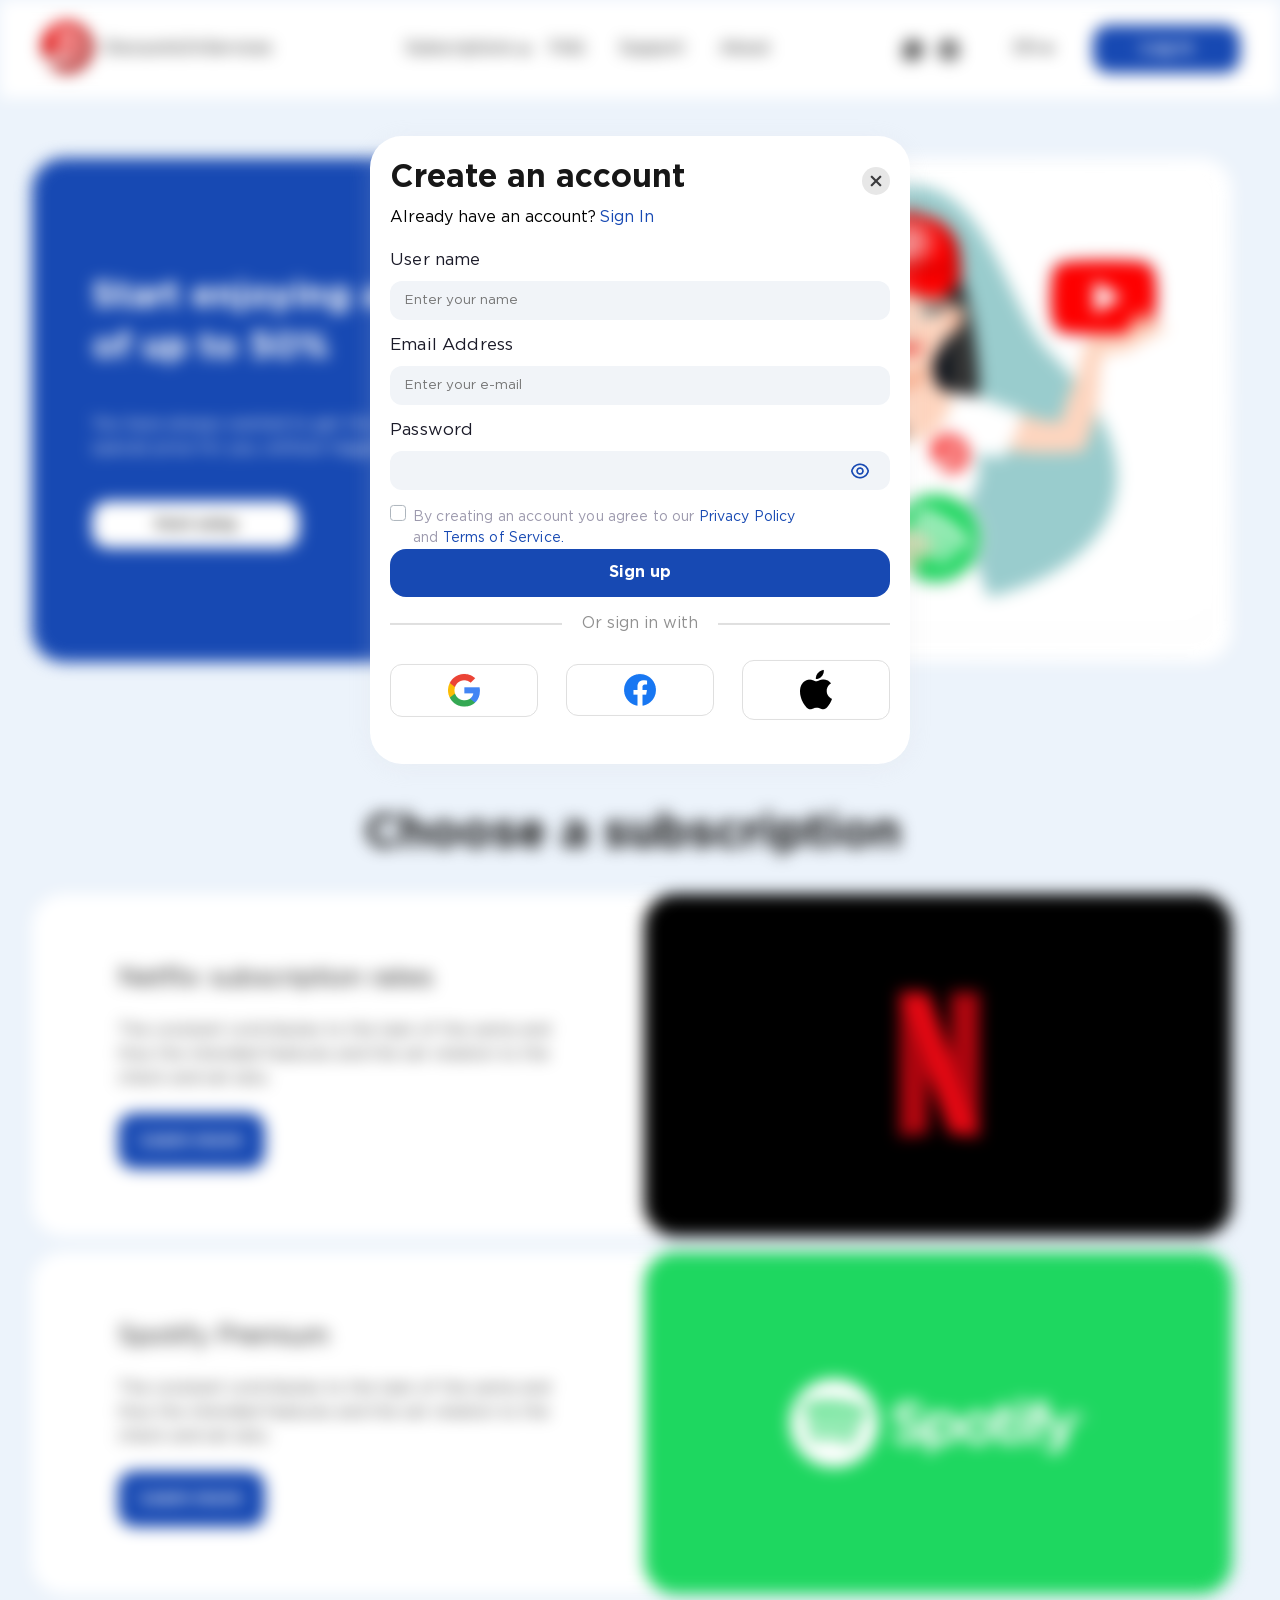
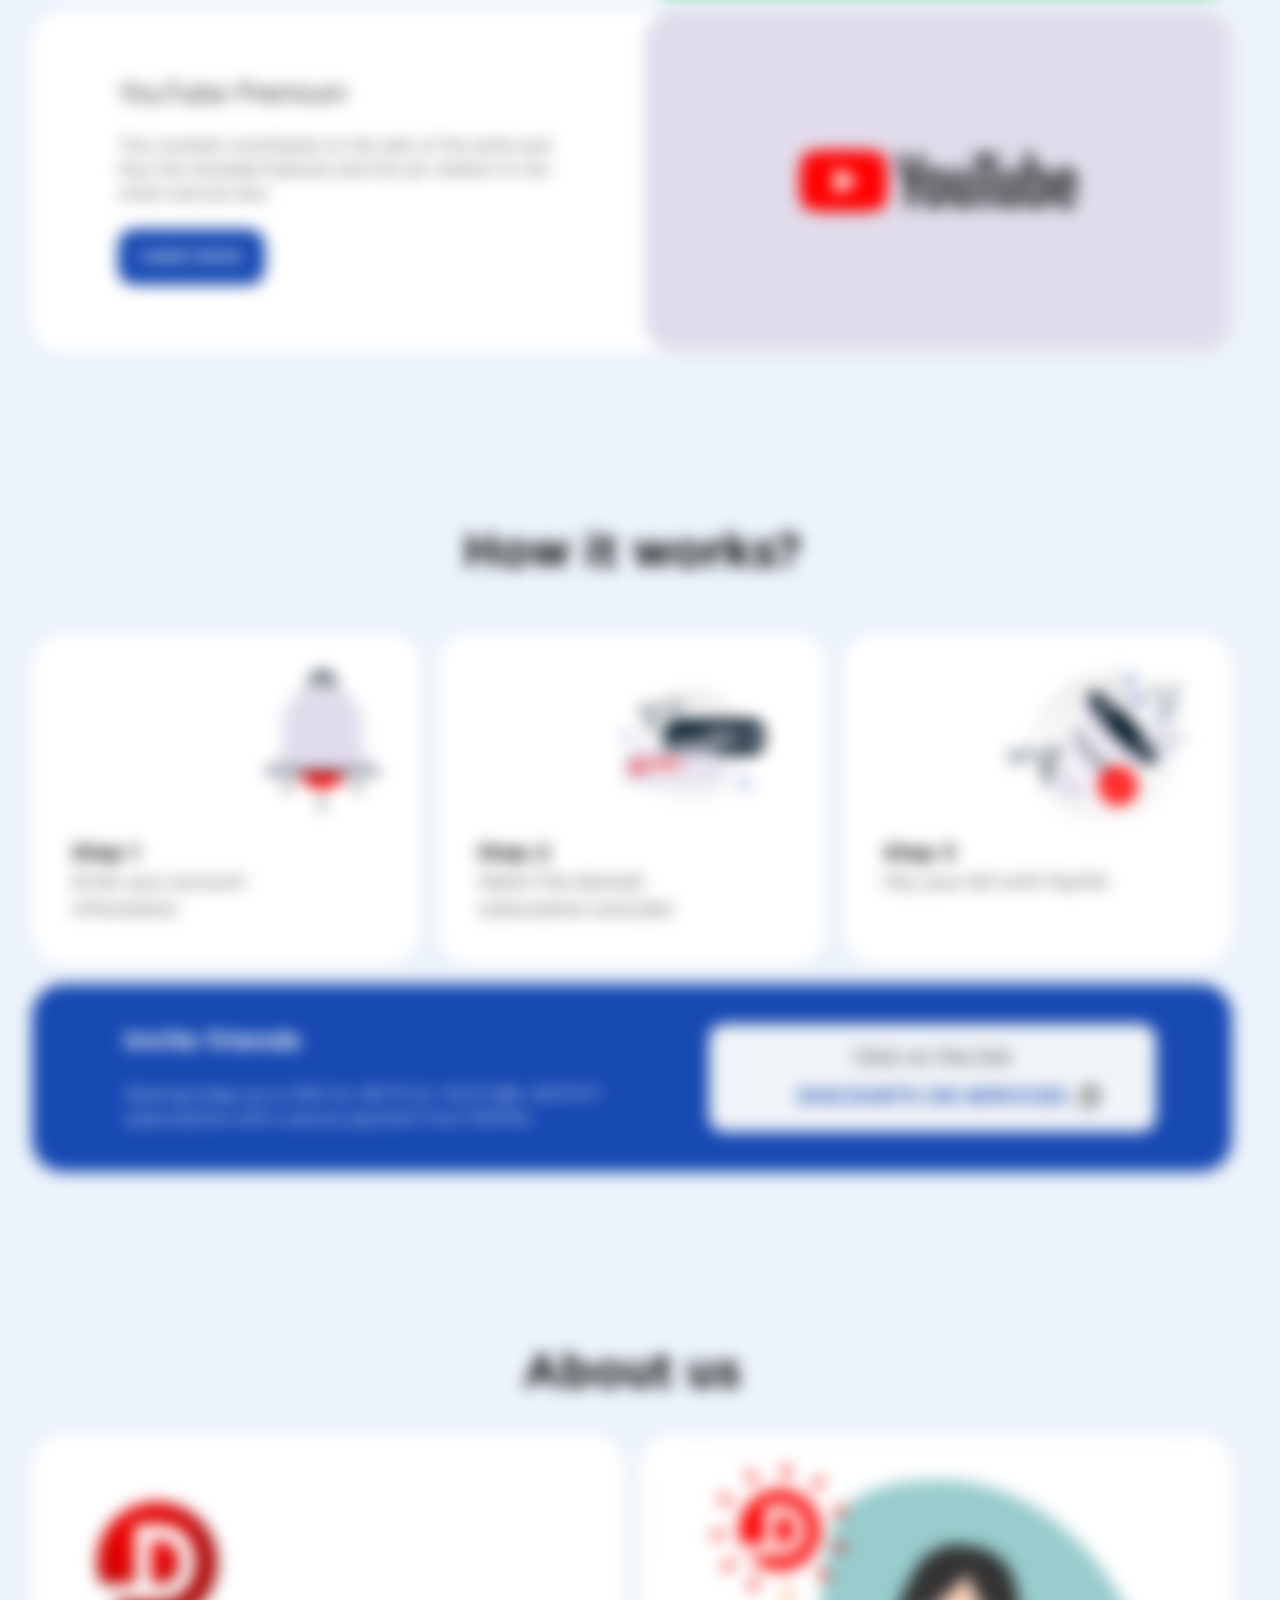
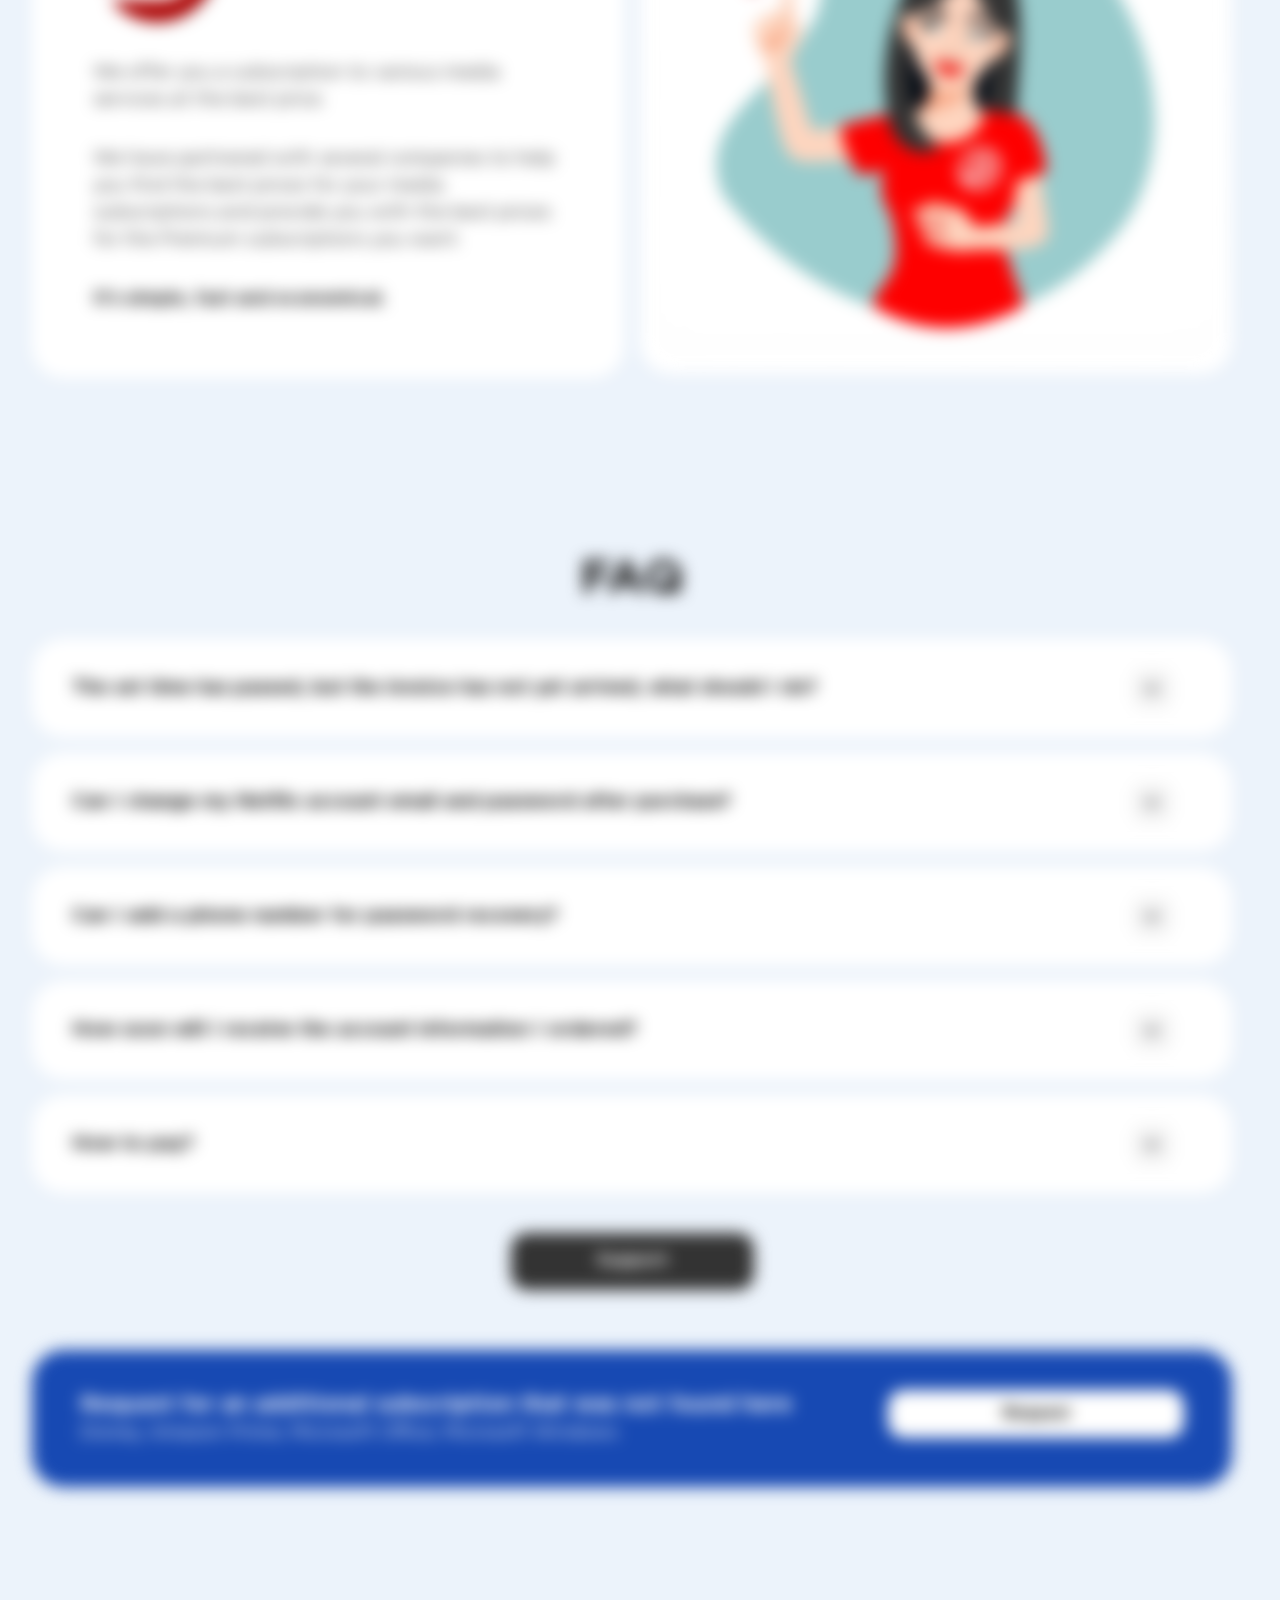
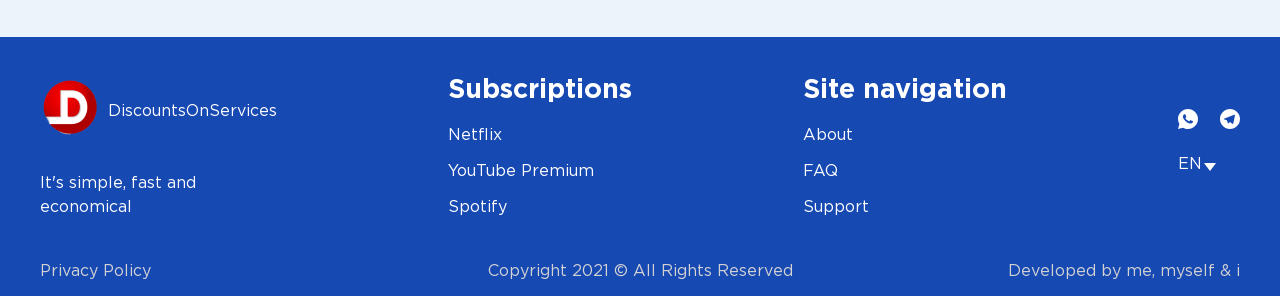
<file: newuser.html>
<!DOCTYPE html>
<html lang="en">

<head>
    <meta charset="UTF-8">
    <meta http-equiv="X-UA-Compatible" content="IE=edge">
    <meta name="viewport" content="width=device-width, initial-scale=1.0">
    <title>Discounts</title>
    <link rel="shortcut icon" href="img/logo.ico" type="image/x-icon">
    <link rel="stylesheet" href="style.css">
    <link rel="stylesheet" href="newuserstyle.css">
</head>

<body class="locked">
    <div class="login flex--login">
        <div class="login__title flex">
            <h1>Create an account</h1>
            <img src="img/loginexit.png" alt="img">
        </div>
        <p class="login__link">Already have an account?<span><a href="index.html">Sign In</a></span></p>
        <form  class="login__form">
            <div class="form__input input__text">
                <h2>User name</h2>
                <input type="text" placeholder="Enter your name">
            </div>
            <div class="form__input input__text">
                <h2>Email Address</h2>
                <input type="text" placeholder="Enter your e-mail">
            </div>
            <div class="form__input input__password">
                <h2>Password</h2>
                <label for="input" class="input__password--positioned">    
                    <input type="password">
                    <div class="form__input--pos">
                        <img src="img/passwordhidden.png" alt="img">
                    </div>
                </label>
            </div>
            <div class="policy__terms flex">
                <input type="checkbox" class="custom-checkbox">
                <label for="custom-checkbox"></label>
                <p>By creating an account you agree to our <span class="span__1">Privacy Policy</span> and <span class="span__2">Terms of Service.</span></p>
            </div>
        </form>
        <div class="login__submit flex">
            <div class="header__button">
                <div class="btn login__btn--registration"><span>Sign up</span></div>  
            </div>
        </div>
        <div class="signing">
            <p>Or sign in with</p>
            <div class="networks flex">
                <div class="network">
                    <img src="img/google.png" alt="img">
                </div>
                <div class="network">
                    <img src="img/fb.png" alt="img">
                </div>
                <div class="network">
                    <img src="img/apple.png" alt="img">
                </div>
            </div>
        </div>
        
    </div>
    <header class="header blured">
        <div class="container">
            <div class="header__items flex">
                <div class="header__logo flex">
                    <a href="index.html"><img src="img/logo.png" alt="logo"></a>
                    <a href="index.html"><p>DiscountsOnServices</p></a>
                </div>
                <nav class="nav">
                    <ul class="nav__ul">
                        <li class="nav__li subscriptions__nav">
                            <a href="subscriptions.html">Subscriptions</a>
                            <div class="subscriptions__ul__pos none">
                                <ul class="subscriptions__nav__items">
                                    <li class="subscr__nav__item"><a href="netflix.html">Netflix</a></li>
                                    <li class="subscr__nav__item"><a href="youtube.html">YouTube Premium</a></li>
                                    <li class="subscr__nav__item"><a href="spotify.html">Spotify</a></li>
                                </ul>
                            </div>    
                        </li>
                        <li class="nav__li"><a href="faq.html">FAQ</a></li>
                        <li class="nav__li"><a href="#">Support</a></li>
                        <li class="nav__li"><a href="#">About</a></li>
                    </ul>
                </nav>
                <div class="header__contacts flex">
                    <div class="networks flex">
                        <div class="whats__network">
                            <a href="#"><svg width="20" height="20" viewBox="0 0 20 20" fill="none"
                                xmlns="http://www.w3.org/2000/svg">
                                <path
                                    d="M0.00401338 20L1.35601 15.032C0.465151 13.5049 -0.00289063 11.768 1.34322e-05 10C1.34322e-05 4.477 4.47701 0 10 0C15.523 0 20 4.477 20 10C20 15.523 15.523 20 10 20C8.23279 20.0029 6.49667 19.5352 4.97001 18.645L0.00401338 20ZM6.39101 5.308C6.26188 5.31602 6.13569 5.35003 6.02001 5.408C5.91153 5.46943 5.81251 5.54622 5.72601 5.636C5.60601 5.749 5.53801 5.847 5.46501 5.942C5.09542 6.423 4.89662 7.01342 4.90001 7.62C4.90201 8.11 5.03001 8.587 5.23001 9.033C5.63901 9.935 6.31201 10.89 7.20101 11.775C7.41501 11.988 7.62401 12.202 7.84901 12.401C8.9524 13.3725 10.2673 14.073 11.689 14.447L12.258 14.534C12.443 14.544 12.628 14.53 12.814 14.521C13.1053 14.506 13.3896 14.4271 13.647 14.29C13.813 14.202 13.891 14.158 14.03 14.07C14.03 14.07 14.073 14.042 14.155 13.98C14.29 13.88 14.373 13.809 14.485 13.692C14.568 13.606 14.64 13.505 14.695 13.39C14.773 13.227 14.851 12.916 14.883 12.657C14.907 12.459 14.9 12.351 14.897 12.284C14.893 12.177 14.804 12.066 14.707 12.019L14.125 11.758C14.125 11.758 13.255 11.379 12.724 11.137C12.668 11.1126 12.608 11.0987 12.547 11.096C12.4786 11.089 12.4095 11.0967 12.3443 11.1186C12.2791 11.1405 12.2193 11.1761 12.169 11.223V11.221C12.164 11.221 12.097 11.278 11.374 12.154C11.3325 12.2098 11.2754 12.2519 11.2098 12.2751C11.1443 12.2982 11.0733 12.3013 11.006 12.284C10.9409 12.2666 10.877 12.2445 10.815 12.218C10.691 12.166 10.648 12.146 10.563 12.109L10.558 12.107C9.98592 11.8572 9.45624 11.5198 8.98801 11.107C8.86201 10.997 8.74501 10.877 8.62501 10.761C8.23159 10.3842 7.88873 9.95801 7.60501 9.493L7.54601 9.398C7.50364 9.33416 7.46937 9.2653 7.44401 9.193C7.40601 9.046 7.50501 8.928 7.50501 8.928C7.50501 8.928 7.74801 8.662 7.86101 8.518C7.9551 8.39832 8.04289 8.27382 8.12401 8.145C8.24201 7.955 8.27901 7.76 8.21701 7.609C7.93701 6.925 7.64701 6.244 7.34901 5.568C7.29001 5.434 7.11501 5.338 6.95601 5.319C6.90201 5.313 6.84801 5.307 6.79401 5.303C6.65972 5.29633 6.52515 5.29766 6.39101 5.307V5.308Z"
                                    fill="#333333" />
                            </svg></a>
                        </div>
                        <div class="tg__netwrok">
                            <a href="#"><svg width="20" height="20" viewBox="0 0 20 20" fill="none"
                                xmlns="http://www.w3.org/2000/svg">
                                <path
                                    d="M10 20C4.477 20 0 15.523 0 10C0 4.477 4.477 0 10 0C15.523 0 20 4.477 20 10C20 15.523 15.523 20 10 20ZM6.89 11.17L6.903 11.163L7.773 14.033C7.885 14.344 8.039 14.4 8.226 14.374C8.414 14.349 8.513 14.248 8.636 14.13L9.824 12.982L12.374 14.87C12.84 15.127 13.175 14.994 13.291 14.438L14.948 6.616C15.131 5.888 14.811 5.596 14.246 5.828L4.513 9.588C3.849 9.854 3.853 10.226 4.393 10.391L6.89 11.171V11.17Z"
                                    fill="#333333" />
                            </svg>
                            </a>
                        </div>
                    </div>   
                    <div class="languages">
                        <p>en</p>
                        <div class="short_languages none">
                            <p>ua</p>
                            <p>rus</p>
                        </div>
                        <ul class="languages__ul ">
                            <div class="languages__li__pos">
                                <li><p>English</p></li>
                                <li><p>Ukraine</p></li>
                                <li><p>Russian</p></li>
                            </div>
                        </ul>    
                    </div>
                    <div class="header__button">
                        <div class="btn login__btn" ><span>Log in</span></div>  
                    </div>
                </div>
            </div>
        </div>
    </header>
    <main class="main blured">
        <section class="hero">
            <div class="container">
                <div class="hero__items flex">
                    <div class="hero__item  hero__item--info">
                        <h1>Start enjoying a benefit 
                            of up to 50%</h1>
                        <p>You have always wanted to get the same product at a special price for you, without haggling - and it is yours.</p>
                        <button class="btn hero__btn" type="submit">Start using</button>
                    </div>
                    <div class="hero__item  item">
                        <img src="img/heroimg.jpg" alt="img">
                    </div>
                </div>
            </div>
        </section>
        <section class="subscriptions">
            <div class="container">
                <div class="title">
                    <h2>Choose a subscription</h2>
                </div>
                <div class="subscription__items">
                    <div class="subscription__item flex">
                        <div class="subscr__text">
                            <h1>Netflix subscription rates</h1>
                            <p>The constant contributes to the task of the same and thus the intended features and the set relation to the check and set also.</p>
                            <button class="btn btn--subscr">Learn more</button>
                        </div>
                        <div class="subscr__img">
                            <img src="img/netflixbg.png" alt="netflix">
                            <div class="img__pos">
                                <img src="img/netflix.jpg" alt="img">
                            </div>
                        </div>
                    </div>  
                    <div class="subscription__item flex">
                        <div class="subscr__text">
                            <h1>Spotify Premium</h1>
                            <p>The constant contributes to the task of the same and thus the intended features and the set relation to the check and set also.</p>
                            <button class="btn btn--subscr">Learn more</button>
                        </div>
                        <div class="subscr__img">
                            <img src="img/spotify.jpg" alt="netflix">
                        </div>
                    </div>
                    <div class="subscription__item flex">
                        <div class="subscr__text">
                            <h1>YouTube Premium</h1>
                            <p>The constant contributes to the task of the same and thus the intended features and the set relation to the check and set also.</p>
                            <button class="btn btn--subscr">Learn more</button>
                        </div>
                        <div class="subscr__img">
                            <img src="img/youtubebg.png" alt="netflix">
                            <div class="img__pos">
                                <img src="img/youtube.png" alt="img">
                            </div>
                        </div>
                    </div>
                </div>
            </div>
        </section>
        <section class="works">
            <div class="container">
                <div class="title">
                    <h2>How it works?</h2>
                </div>
                <div class="works__items">
                    <div class="work__steps flex">
                        <div class="work__step">
                            <div class="work__step__img">
                                <img src="img/worksimg1.png" alt="img">
                            </div>
                            <div class="work__step__content">
                                <h1>Step 1</h1>
                                <p>Enter your account information</p>
                            </div>
                        </div>
                        <div class="work__step">
                            <div class="work__step__img">
                                <img src="img/worksimg2.png" alt="img">
                            </div>
                            <div class="work__step__content">
                                <h1>Step 2</h1>
                                <p>Select the desired subscription and plan</p>
                            </div>
                        </div>
                        <div class="work__step">
                            <div class="work__step__img">
                                <img src="img/worksimg3.png" alt="img">
                            </div>
                            <div class="work__step__content">
                                <h1>Step 3</h1>
                                <p>Pay your bill with PayPal</p>
                            </div>
                        </div>
                    </div>
                    <div class="invite flex">
                        <div class="invite__text__pos">
                            <div class="invite__text">
                                <h1>Invite friends</h1>
                                <p>Starting today up to 50% for NETFLIX, YOUTUBE, SPOTIFY subscriptions with a secure payment from PAYPAL</p>
                            </div>
                        </div>
                        <div class="invite__button__pos">
                            <div class="invite__button">
                                <p>Click on the link</p>
                                <a>Discounts On Services</a>
                            </div>
                        </div>    
                    </div>
                </div>
            </div>
        </section>
        <section class="about">
            <div class="container">
                <div class="title">
                    <h2>About us</h2>
                </div>
                <div class="about__items flex">
                    <div class="about__texts">
                        <div class="about__texts--pos">
                            <img src="img/aboutsubimg.png" alt="img">
                            <p>We offer you a subscription to various media services at the best price.</p>
                            <p class="second__p">We have partnered with several companies to help you find the best prices for your media subscriptions and provide you with the best prices for the Premium subscriptions you want.</p>
                            <h4>It's simple, fast and economical.</h4>
                        </div>
                    </div>
                    <div class="about__item item--img">
                        <img src="img/aboutimg.jpg" alt="img">
                    </div>
                </div>
            </div>
        </section>
        <section class="faq">
            <div class="container">
                <div class="faq__items">
                    <div class="title">
                        <h2>FAQ</h2>
                    </div>
                    <div class="faq__item">
                        <h3>The set time has passed, but the invoice has not yet arrived, what should I do?</h3>
                    </div>
                    <div class="faq__item">
                        <h3>Can I change my Netflix account email and password after purchase?</h3>
                    </div>
                    <div class="faq__item">
                        <h3>Can I add a phone number for password recovery?</h3>
                    </div>
                    <div class="faq__item">
                        <h3>How soon will I receive the account information I ordered?</h3>
                    </div>
                    <div class="faq__item">
                        <h3>How to pay?</h3>
                    </div>
                    <button class="btn btn--faq">Support</button>
                    <div class="invite flex faq__btn">
                        <div class="invite__text__pos faq__text__pos">
                            <div class="text--faq">
                                <h1>Request for an additional subscription that was not found here</h1>
                                <p>Disney, Amazon Prime, Microsoft Office, Microsoft Windows</p>
                            </div>
                        </div>
                        <div class="faq__button__pos">
                            <div class="faq__button">
                                <a href="#" class="btn btn--faq--item">Request</a>
                            </div>
                        </div>    
                    </div>
                </div>
            </div>
        </section>
    </main>
    <footer class="footer">
        <div class="container">
            <div class="footer__items flex">
                <div class="footer__item">
                    <div class="header__logo flex logo--footer">
                        <a href="#"><img src="img/footerlogo.png" alt="logo"></a>
                        <a href="#"><p>DiscountsOnServices</p></a>
                    </div>
                    <p class="footer__p">It's simple, fast and economical</p>
                </div>
                <div class="footer__item">
                    <div class="footer__item__title">
                        <h2>Subscriptions</h2>
                    </div>
                    <ul class="footer__links">
                        <li class="footer__link"><a href="netflix.html">Netflix</a></li>
                        <li class="footer__link"><a href="youtube.html">YouTube Premium</a></li>
                        <li class="footer__link"><a href="spotify.html">Spotify</a></li>
                    </ul>
                </div>
                <div class="footer__item">
                    <div class="footer__item__title">
                        <h2>Site navigation</h2>
                    </div>
                    <ul class="footer__links">
                        <li class="footer__link"><a href="#">About</a></li>
                        <li class="footer__link"><a href="#">FAQ</a></li>
                        <li class="footer__link"><a href="#">Support</a></li>
                    </ul>
                </div>
                <div class="footer__item">
                    <div class="networks flex footer__svg">
                        <div class="whats__network">
                            <a href="#"><svg width="20" height="20" viewBox="0 0 20 20" fill="none"
                                xmlns="http://www.w3.org/2000/svg">
                                <path
                                    d="M0.00401338 20L1.35601 15.032C0.465151 13.5049 -0.00289063 11.768 1.34322e-05 10C1.34322e-05 4.477 4.47701 0 10 0C15.523 0 20 4.477 20 10C20 15.523 15.523 20 10 20C8.23279 20.0029 6.49667 19.5352 4.97001 18.645L0.00401338 20ZM6.39101 5.308C6.26188 5.31602 6.13569 5.35003 6.02001 5.408C5.91153 5.46943 5.81251 5.54622 5.72601 5.636C5.60601 5.749 5.53801 5.847 5.46501 5.942C5.09542 6.423 4.89662 7.01342 4.90001 7.62C4.90201 8.11 5.03001 8.587 5.23001 9.033C5.63901 9.935 6.31201 10.89 7.20101 11.775C7.41501 11.988 7.62401 12.202 7.84901 12.401C8.9524 13.3725 10.2673 14.073 11.689 14.447L12.258 14.534C12.443 14.544 12.628 14.53 12.814 14.521C13.1053 14.506 13.3896 14.4271 13.647 14.29C13.813 14.202 13.891 14.158 14.03 14.07C14.03 14.07 14.073 14.042 14.155 13.98C14.29 13.88 14.373 13.809 14.485 13.692C14.568 13.606 14.64 13.505 14.695 13.39C14.773 13.227 14.851 12.916 14.883 12.657C14.907 12.459 14.9 12.351 14.897 12.284C14.893 12.177 14.804 12.066 14.707 12.019L14.125 11.758C14.125 11.758 13.255 11.379 12.724 11.137C12.668 11.1126 12.608 11.0987 12.547 11.096C12.4786 11.089 12.4095 11.0967 12.3443 11.1186C12.2791 11.1405 12.2193 11.1761 12.169 11.223V11.221C12.164 11.221 12.097 11.278 11.374 12.154C11.3325 12.2098 11.2754 12.2519 11.2098 12.2751C11.1443 12.2982 11.0733 12.3013 11.006 12.284C10.9409 12.2666 10.877 12.2445 10.815 12.218C10.691 12.166 10.648 12.146 10.563 12.109L10.558 12.107C9.98592 11.8572 9.45624 11.5198 8.98801 11.107C8.86201 10.997 8.74501 10.877 8.62501 10.761C8.23159 10.3842 7.88873 9.95801 7.60501 9.493L7.54601 9.398C7.50364 9.33416 7.46937 9.2653 7.44401 9.193C7.40601 9.046 7.50501 8.928 7.50501 8.928C7.50501 8.928 7.74801 8.662 7.86101 8.518C7.9551 8.39832 8.04289 8.27382 8.12401 8.145C8.24201 7.955 8.27901 7.76 8.21701 7.609C7.93701 6.925 7.64701 6.244 7.34901 5.568C7.29001 5.434 7.11501 5.338 6.95601 5.319C6.90201 5.313 6.84801 5.307 6.79401 5.303C6.65972 5.29633 6.52515 5.29766 6.39101 5.307V5.308Z"
                                    fill="#FFFFFF" />
                            </svg></a>
                        </div>
                        <div class="tg__netwrok">
                            <a href="#"><svg width="20" height="20" viewBox="0 0 20 20" fill="none"
                                xmlns="http://www.w3.org/2000/svg">
                                <path
                                    d="M10 20C4.477 20 0 15.523 0 10C0 4.477 4.477 0 10 0C15.523 0 20 4.477 20 10C20 15.523 15.523 20 10 20ZM6.89 11.17L6.903 11.163L7.773 14.033C7.885 14.344 8.039 14.4 8.226 14.374C8.414 14.349 8.513 14.248 8.636 14.13L9.824 12.982L12.374 14.87C12.84 15.127 13.175 14.994 13.291 14.438L14.948 6.616C15.131 5.888 14.811 5.596 14.246 5.828L4.513 9.588C3.849 9.854 3.853 10.226 4.393 10.391L6.89 11.171V11.17Z"
                                    fill="#FFFFFF" />
                            </svg>
                            </a>
                        </div>
                    </div>
                    <div class="languages languages--footer">
                        <p>en</p>
                        <div class="short_languages none">
                            <p>ua</p>
                            <p>rus</p>
                        </div>
                        <ul class="languages__ul none">
                            <li><p>English</p></li>
                            <li><p>Ukraine</p></li>
                            <li><p>Russian</p></li>
                        </ul>    
                    </div>
                </div>
            </div>
            <div class="footer__texts flex">
                <p>Privacy Policy</p>
                <p>Copyright 2021 © All Rights Reserved</p>
                <p>Developed by me, myself & i</p>
            </div>
        </div>
    </footer>
    
    <script src="script.js"></script>
</body>

</html>
</file>
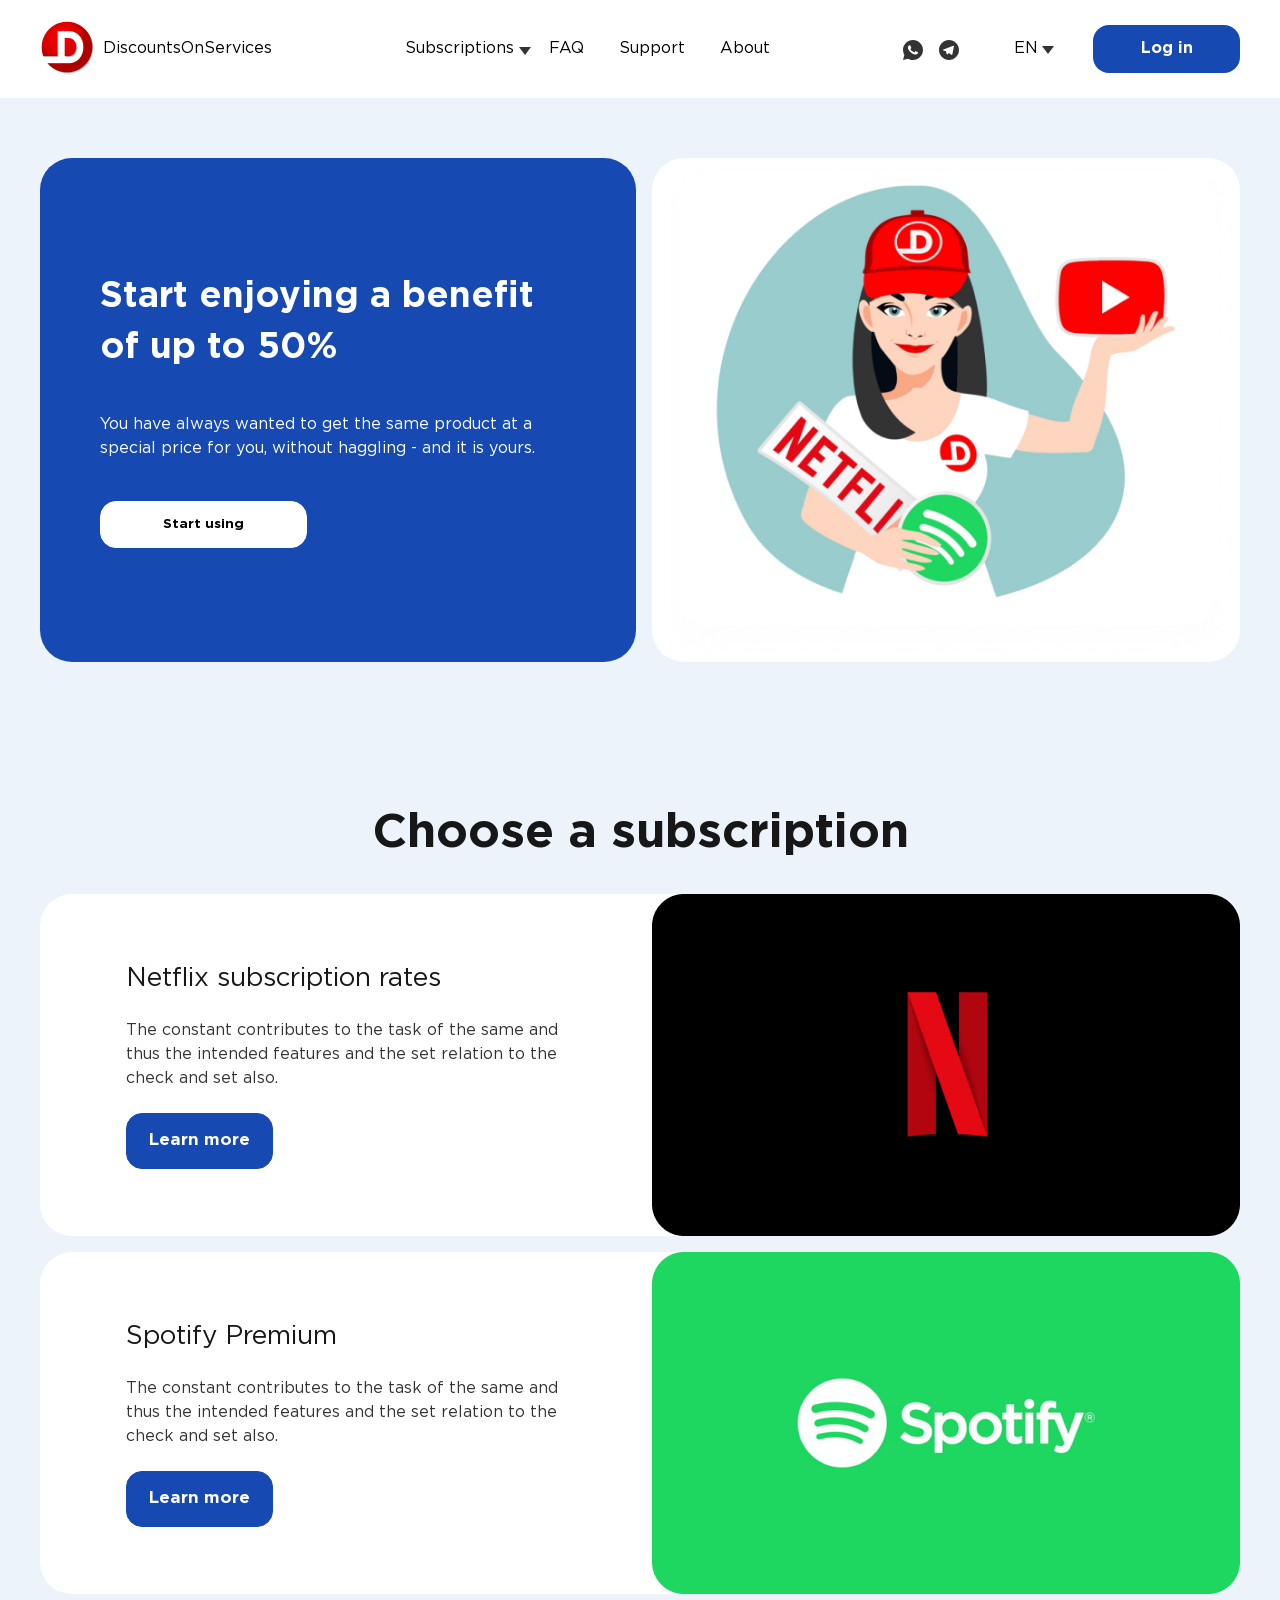
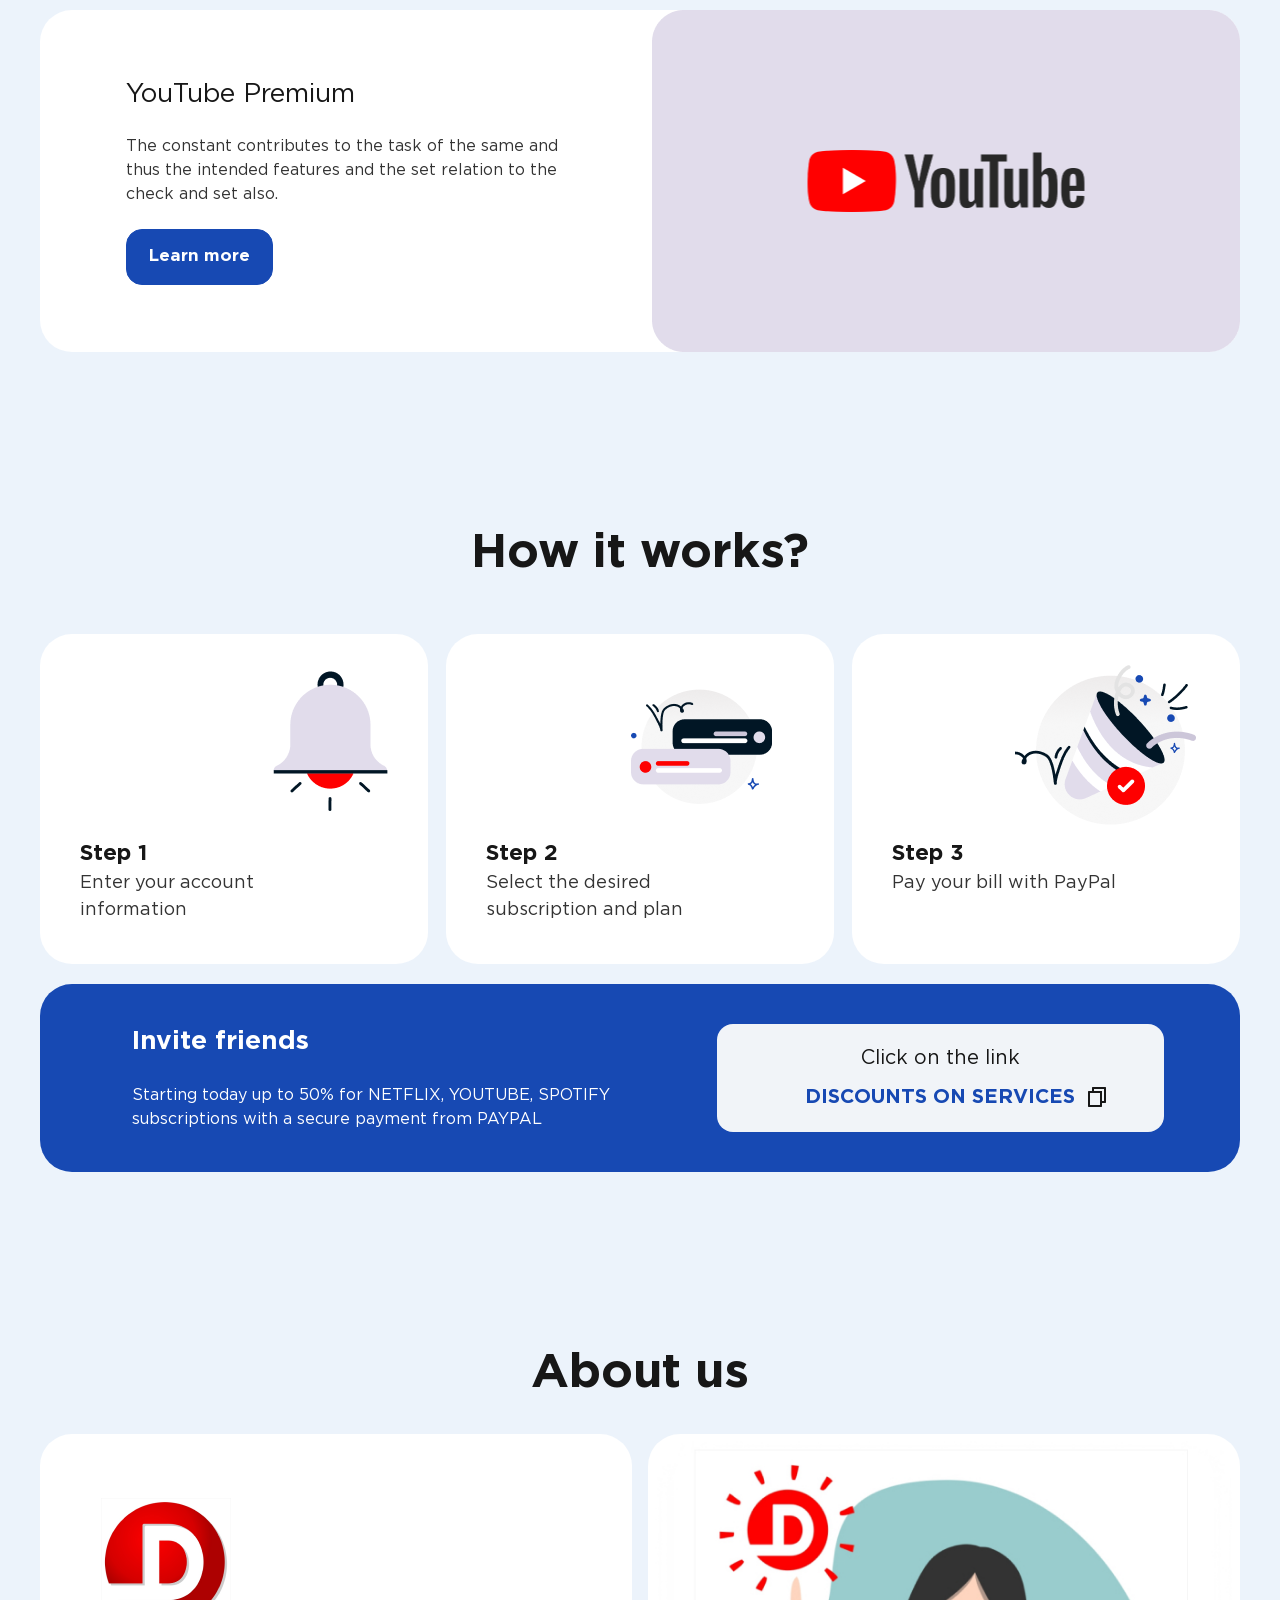
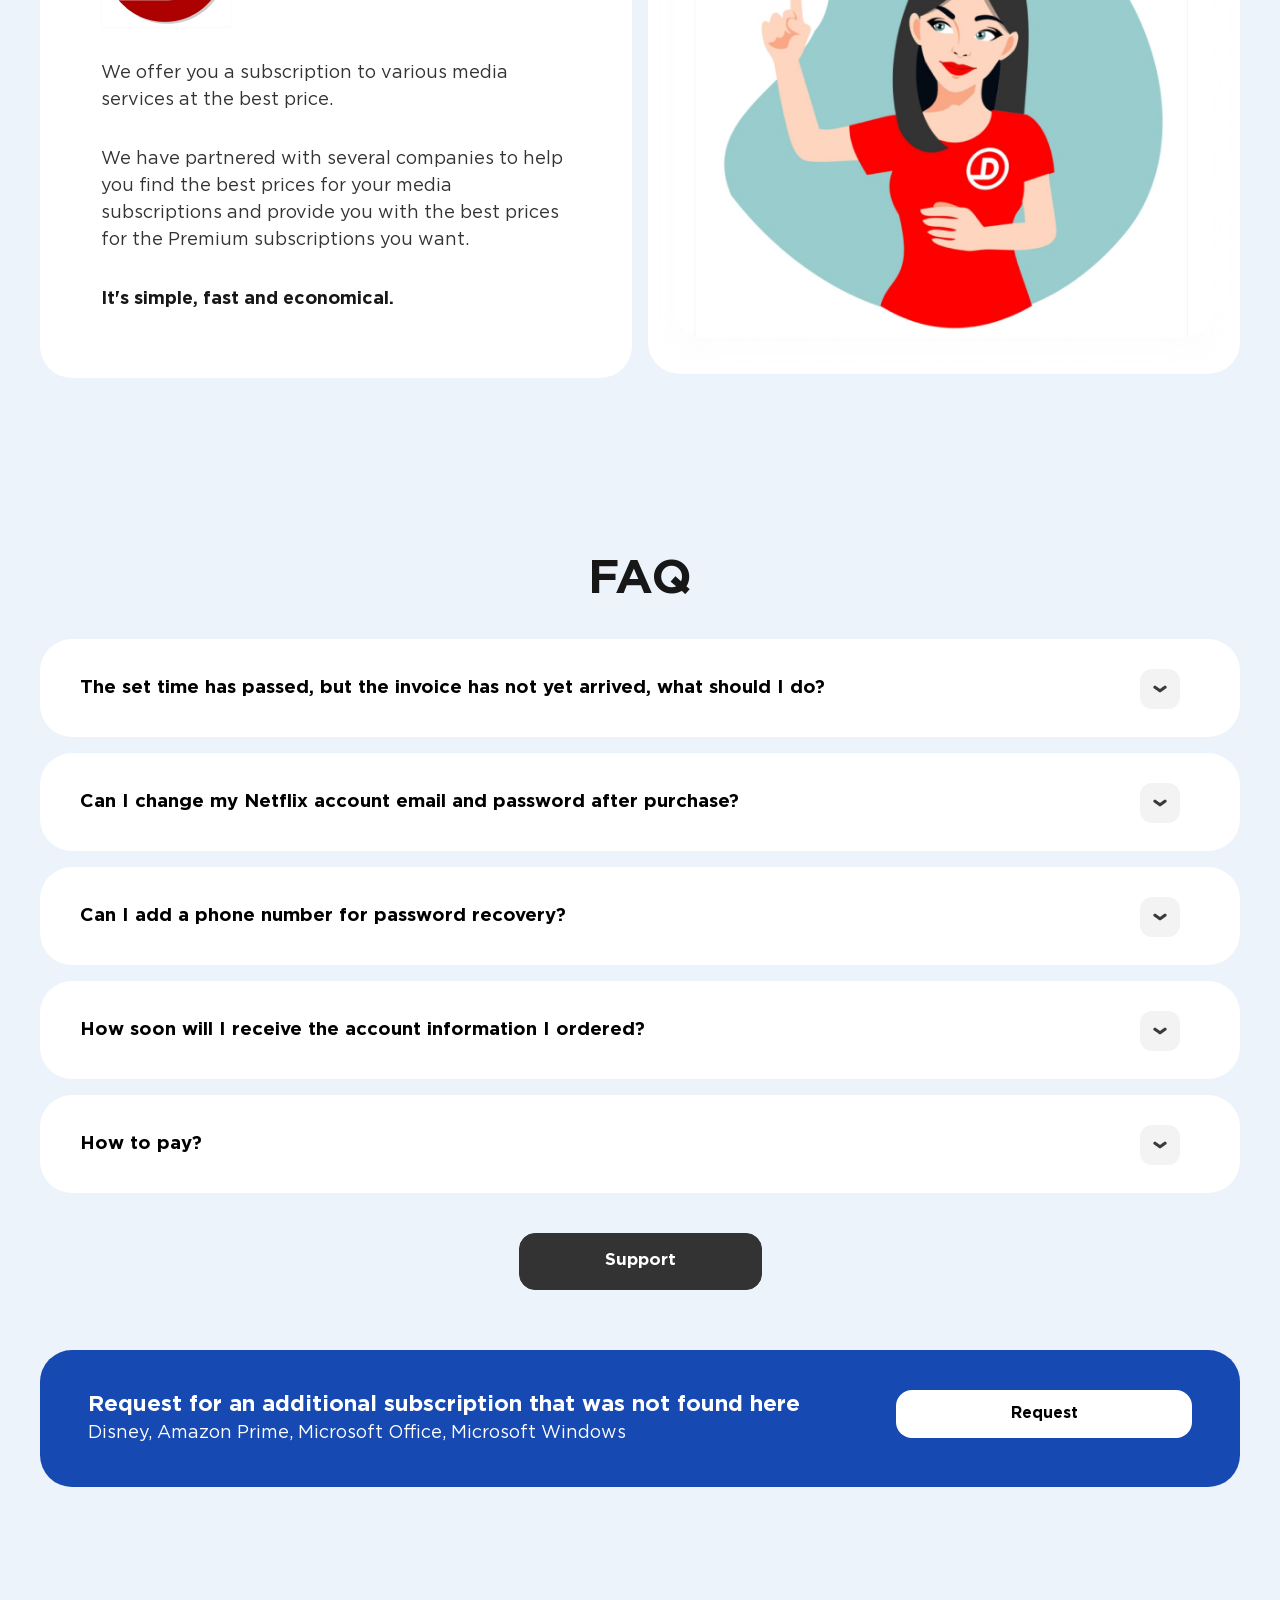
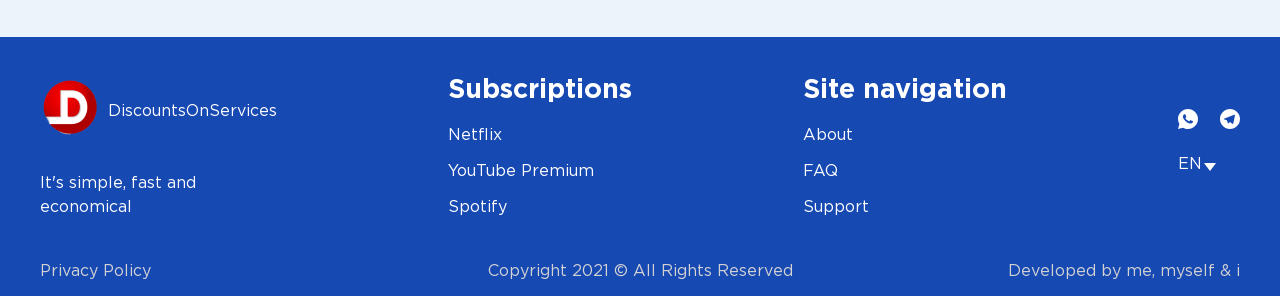
<file: passrecovery.html>
<!DOCTYPE html>
<html lang="en">

<head>
    <meta charset="UTF-8">
    <meta http-equiv="X-UA-Compatible" content="IE=edge">
    <meta name="viewport" content="width=device-width, initial-scale=1.0">
    <title>Discounts</title>
    <link rel="shortcut icon" href="img/logo.ico" type="image/x-icon">
    <link rel="stylesheet" href="style.css">
</head>

<body>
    <div class="login">
        <div class="login__title flex">
            <h1>Forget Password</h1>
            <img src="img/loginexit.png" alt="img">
        </div>
        <p class="login__link">We won' t send reset code on this email.</p>
        <form  class="login__form">
            <div class="form__input input__text">
                <h2>Email Address</h2>
                <input type="text" placeholder="Enter your e-mail">
            </div>  
        </form>
        <div class="header__button">
            <div class="btn login__btn--registration"><span>Submit</span></div>  
        </div>
    </div>
    <header class="header">
        <div class="container">
            <div class="header__items flex">
                <div class="header__logo flex">
                    <a href="index.html"><img src="img/logo.png" alt="logo"></a>
                    <a href="index.html"><p>DiscountsOnServices</p></a>
                </div>
                <nav class="nav">
                    <ul class="nav__ul">
                        <li class="nav__li subscriptions__nav">
                            <a href="subscriptions.html">Subscriptions</a>
                            <div class="subscriptions__ul__pos none">
                                <ul class="subscriptions__nav__items">
                                    <li class="subscr__nav__item"><a href="netflix.html">Netflix</a></li>
                                    <li class="subscr__nav__item"><a href="youtube.html">YouTube Premium</a></li>
                                    <li class="subscr__nav__item"><a href="spotify.html">Spotify</a></li>
                                </ul>
                            </div>    
                        </li>
                        <li class="nav__li"><a href="faq.html">FAQ</a></li>
                        <li class="nav__li"><a href="#">Support</a></li>
                        <li class="nav__li"><a href="#">About</a></li>
                    </ul>
                </nav>
                <div class="header__contacts flex">
                    <div class="networks flex">
                        <div class="whats__network">
                            <a href="#"><svg width="20" height="20" viewBox="0 0 20 20" fill="none"
                                xmlns="http://www.w3.org/2000/svg">
                                <path
                                    d="M0.00401338 20L1.35601 15.032C0.465151 13.5049 -0.00289063 11.768 1.34322e-05 10C1.34322e-05 4.477 4.47701 0 10 0C15.523 0 20 4.477 20 10C20 15.523 15.523 20 10 20C8.23279 20.0029 6.49667 19.5352 4.97001 18.645L0.00401338 20ZM6.39101 5.308C6.26188 5.31602 6.13569 5.35003 6.02001 5.408C5.91153 5.46943 5.81251 5.54622 5.72601 5.636C5.60601 5.749 5.53801 5.847 5.46501 5.942C5.09542 6.423 4.89662 7.01342 4.90001 7.62C4.90201 8.11 5.03001 8.587 5.23001 9.033C5.63901 9.935 6.31201 10.89 7.20101 11.775C7.41501 11.988 7.62401 12.202 7.84901 12.401C8.9524 13.3725 10.2673 14.073 11.689 14.447L12.258 14.534C12.443 14.544 12.628 14.53 12.814 14.521C13.1053 14.506 13.3896 14.4271 13.647 14.29C13.813 14.202 13.891 14.158 14.03 14.07C14.03 14.07 14.073 14.042 14.155 13.98C14.29 13.88 14.373 13.809 14.485 13.692C14.568 13.606 14.64 13.505 14.695 13.39C14.773 13.227 14.851 12.916 14.883 12.657C14.907 12.459 14.9 12.351 14.897 12.284C14.893 12.177 14.804 12.066 14.707 12.019L14.125 11.758C14.125 11.758 13.255 11.379 12.724 11.137C12.668 11.1126 12.608 11.0987 12.547 11.096C12.4786 11.089 12.4095 11.0967 12.3443 11.1186C12.2791 11.1405 12.2193 11.1761 12.169 11.223V11.221C12.164 11.221 12.097 11.278 11.374 12.154C11.3325 12.2098 11.2754 12.2519 11.2098 12.2751C11.1443 12.2982 11.0733 12.3013 11.006 12.284C10.9409 12.2666 10.877 12.2445 10.815 12.218C10.691 12.166 10.648 12.146 10.563 12.109L10.558 12.107C9.98592 11.8572 9.45624 11.5198 8.98801 11.107C8.86201 10.997 8.74501 10.877 8.62501 10.761C8.23159 10.3842 7.88873 9.95801 7.60501 9.493L7.54601 9.398C7.50364 9.33416 7.46937 9.2653 7.44401 9.193C7.40601 9.046 7.50501 8.928 7.50501 8.928C7.50501 8.928 7.74801 8.662 7.86101 8.518C7.9551 8.39832 8.04289 8.27382 8.12401 8.145C8.24201 7.955 8.27901 7.76 8.21701 7.609C7.93701 6.925 7.64701 6.244 7.34901 5.568C7.29001 5.434 7.11501 5.338 6.95601 5.319C6.90201 5.313 6.84801 5.307 6.79401 5.303C6.65972 5.29633 6.52515 5.29766 6.39101 5.307V5.308Z"
                                    fill="#333333" />
                            </svg></a>
                        </div>
                        <div class="tg__netwrok">
                            <a href="#"><svg width="20" height="20" viewBox="0 0 20 20" fill="none"
                                xmlns="http://www.w3.org/2000/svg">
                                <path
                                    d="M10 20C4.477 20 0 15.523 0 10C0 4.477 4.477 0 10 0C15.523 0 20 4.477 20 10C20 15.523 15.523 20 10 20ZM6.89 11.17L6.903 11.163L7.773 14.033C7.885 14.344 8.039 14.4 8.226 14.374C8.414 14.349 8.513 14.248 8.636 14.13L9.824 12.982L12.374 14.87C12.84 15.127 13.175 14.994 13.291 14.438L14.948 6.616C15.131 5.888 14.811 5.596 14.246 5.828L4.513 9.588C3.849 9.854 3.853 10.226 4.393 10.391L6.89 11.171V11.17Z"
                                    fill="#333333" />
                            </svg>
                            </a>
                        </div>
                    </div>   
                    <div class="languages">
                        <p>en</p>
                        <div class="short_languages none">
                            <p>ua</p>
                            <p>rus</p>
                        </div>
                        <ul class="languages__ul ">
                            <div class="languages__li__pos">
                                <li><p>English</p></li>
                                <li><p>Ukraine</p></li>
                                <li><p>Russian</p></li>
                            </div>
                        </ul>    
                    </div>
                    <div class="header__button">
                        <div class="btn login__btn" ><span>Log in</span></div>  
                    </div>
                </div>
            </div>
        </div>
    </header>
    <main class="main">
        <section class="hero">
            <div class="container">
                <div class="hero__items flex">
                    <div class="hero__item  hero__item--info">
                        <h1>Start enjoying a benefit 
                            of up to 50%</h1>
                        <p>You have always wanted to get the same product at a special price for you, without haggling - and it is yours.</p>
                        <button class="btn hero__btn" type="submit">Start using</button>
                    </div>
                    <div class="hero__item  item">
                        <img src="img/heroimg.jpg" alt="img">
                    </div>
                </div>
            </div>
        </section>
        <section class="subscriptions">
            <div class="container">
                <div class="title">
                    <h2>Choose a subscription</h2>
                </div>
                <div class="subscription__items">
                    <div class="subscription__item flex">
                        <div class="subscr__text">
                            <h1>Netflix subscription rates</h1>
                            <p>The constant contributes to the task of the same and thus the intended features and the set relation to the check and set also.</p>
                            <button class="btn btn--subscr">Learn more</button>
                        </div>
                        <div class="subscr__img">
                            <img src="img/netflixbg.png" alt="netflix">
                            <div class="img__pos">
                                <img src="img/netflix.jpg" alt="img">
                            </div>
                        </div>
                    </div>  
                    <div class="subscription__item flex">
                        <div class="subscr__text">
                            <h1>Spotify Premium</h1>
                            <p>The constant contributes to the task of the same and thus the intended features and the set relation to the check and set also.</p>
                            <button class="btn btn--subscr">Learn more</button>
                        </div>
                        <div class="subscr__img">
                            <img src="img/spotify.jpg" alt="netflix">
                        </div>
                    </div>
                    <div class="subscription__item flex">
                        <div class="subscr__text">
                            <h1>YouTube Premium</h1>
                            <p>The constant contributes to the task of the same and thus the intended features and the set relation to the check and set also.</p>
                            <button class="btn btn--subscr">Learn more</button>
                        </div>
                        <div class="subscr__img">
                            <img src="img/youtubebg.png" alt="netflix">
                            <div class="img__pos">
                                <img src="img/youtube.png" alt="img">
                            </div>
                        </div>
                    </div>
                </div>
            </div>
        </section>
        <section class="works">
            <div class="container">
                <div class="title">
                    <h2>How it works?</h2>
                </div>
                <div class="works__items">
                    <div class="work__steps flex">
                        <div class="work__step">
                            <div class="work__step__img">
                                <img src="img/worksimg1.png" alt="img">
                            </div>
                            <div class="work__step__content">
                                <h1>Step 1</h1>
                                <p>Enter your account information</p>
                            </div>
                        </div>
                        <div class="work__step">
                            <div class="work__step__img">
                                <img src="img/worksimg2.png" alt="img">
                            </div>
                            <div class="work__step__content">
                                <h1>Step 2</h1>
                                <p>Select the desired subscription and plan</p>
                            </div>
                        </div>
                        <div class="work__step">
                            <div class="work__step__img">
                                <img src="img/worksimg3.png" alt="img">
                            </div>
                            <div class="work__step__content">
                                <h1>Step 3</h1>
                                <p>Pay your bill with PayPal</p>
                            </div>
                        </div>
                    </div>
                    <div class="invite flex">
                        <div class="invite__text__pos">
                            <div class="invite__text">
                                <h1>Invite friends</h1>
                                <p>Starting today up to 50% for NETFLIX, YOUTUBE, SPOTIFY subscriptions with a secure payment from PAYPAL</p>
                            </div>
                        </div>
                        <div class="invite__button__pos">
                            <div class="invite__button">
                                <p>Click on the link</p>
                                <a>Discounts On Services</a>
                            </div>
                        </div>    
                    </div>
                </div>
            </div>
        </section>
        <section class="about">
            <div class="container">
                <div class="title">
                    <h2>About us</h2>
                </div>
                <div class="about__items flex">
                    <div class="about__texts">
                        <div class="about__texts--pos">
                            <img src="img/aboutsubimg.png" alt="img">
                            <p>We offer you a subscription to various media services at the best price.</p>
                            <p class="second__p">We have partnered with several companies to help you find the best prices for your media subscriptions and provide you with the best prices for the Premium subscriptions you want.</p>
                            <h4>It's simple, fast and economical.</h4>
                        </div>
                    </div>
                    <div class="about__item item--img">
                        <img src="img/aboutimg.jpg" alt="img">
                    </div>
                </div>
            </div>
        </section>
        <section class="faq">
            <div class="container">
                <div class="faq__items">
                    <div class="title">
                        <h2>FAQ</h2>
                    </div>
                    <div class="faq__item">
                        <h3>The set time has passed, but the invoice has not yet arrived, what should I do?</h3>
                    </div>
                    <div class="faq__item">
                        <h3>Can I change my Netflix account email and password after purchase?</h3>
                    </div>
                    <div class="faq__item">
                        <h3>Can I add a phone number for password recovery?</h3>
                    </div>
                    <div class="faq__item">
                        <h3>How soon will I receive the account information I ordered?</h3>
                    </div>
                    <div class="faq__item">
                        <h3>How to pay?</h3>
                    </div>
                    <button class="btn btn--faq">Support</button>
                    <div class="invite flex faq__btn">
                        <div class="invite__text__pos faq__text__pos">
                            <div class="text--faq">
                                <h1>Request for an additional subscription that was not found here</h1>
                                <p>Disney, Amazon Prime, Microsoft Office, Microsoft Windows</p>
                            </div>
                        </div>
                        <div class="faq__button__pos">
                            <div class="faq__button">
                                <a href="#" class="btn btn--faq--item">Request</a>
                            </div>
                        </div>    
                    </div>
                </div>
            </div>
        </section>
    </main>
    <footer class="footer">
        <div class="container">
            <div class="footer__items flex">
                <div class="footer__item">
                    <div class="header__logo flex logo--footer">
                        <a href="#"><img src="img/footerlogo.png" alt="logo"></a>
                        <a href="#"><p>DiscountsOnServices</p></a>
                    </div>
                    <p class="footer__p">It's simple, fast and economical</p>
                </div>
                <div class="footer__item">
                    <div class="footer__item__title">
                        <h2>Subscriptions</h2>
                    </div>
                    <ul class="footer__links">
                        <li class="footer__link"><a href="netflix.html">Netflix</a></li>
                        <li class="footer__link"><a href="youtube.html">YouTube Premium</a></li>
                        <li class="footer__link"><a href="spotify.html">Spotify</a></li>
                    </ul>
                </div>
                <div class="footer__item">
                    <div class="footer__item__title">
                        <h2>Site navigation</h2>
                    </div>
                    <ul class="footer__links">
                        <li class="footer__link"><a href="#">About</a></li>
                        <li class="footer__link"><a href="#">FAQ</a></li>
                        <li class="footer__link"><a href="#">Support</a></li>
                    </ul>
                </div>
                <div class="footer__item">
                    <div class="networks flex footer__svg">
                        <div class="whats__network">
                            <a href="#"><svg width="20" height="20" viewBox="0 0 20 20" fill="none"
                                xmlns="http://www.w3.org/2000/svg">
                                <path
                                    d="M0.00401338 20L1.35601 15.032C0.465151 13.5049 -0.00289063 11.768 1.34322e-05 10C1.34322e-05 4.477 4.47701 0 10 0C15.523 0 20 4.477 20 10C20 15.523 15.523 20 10 20C8.23279 20.0029 6.49667 19.5352 4.97001 18.645L0.00401338 20ZM6.39101 5.308C6.26188 5.31602 6.13569 5.35003 6.02001 5.408C5.91153 5.46943 5.81251 5.54622 5.72601 5.636C5.60601 5.749 5.53801 5.847 5.46501 5.942C5.09542 6.423 4.89662 7.01342 4.90001 7.62C4.90201 8.11 5.03001 8.587 5.23001 9.033C5.63901 9.935 6.31201 10.89 7.20101 11.775C7.41501 11.988 7.62401 12.202 7.84901 12.401C8.9524 13.3725 10.2673 14.073 11.689 14.447L12.258 14.534C12.443 14.544 12.628 14.53 12.814 14.521C13.1053 14.506 13.3896 14.4271 13.647 14.29C13.813 14.202 13.891 14.158 14.03 14.07C14.03 14.07 14.073 14.042 14.155 13.98C14.29 13.88 14.373 13.809 14.485 13.692C14.568 13.606 14.64 13.505 14.695 13.39C14.773 13.227 14.851 12.916 14.883 12.657C14.907 12.459 14.9 12.351 14.897 12.284C14.893 12.177 14.804 12.066 14.707 12.019L14.125 11.758C14.125 11.758 13.255 11.379 12.724 11.137C12.668 11.1126 12.608 11.0987 12.547 11.096C12.4786 11.089 12.4095 11.0967 12.3443 11.1186C12.2791 11.1405 12.2193 11.1761 12.169 11.223V11.221C12.164 11.221 12.097 11.278 11.374 12.154C11.3325 12.2098 11.2754 12.2519 11.2098 12.2751C11.1443 12.2982 11.0733 12.3013 11.006 12.284C10.9409 12.2666 10.877 12.2445 10.815 12.218C10.691 12.166 10.648 12.146 10.563 12.109L10.558 12.107C9.98592 11.8572 9.45624 11.5198 8.98801 11.107C8.86201 10.997 8.74501 10.877 8.62501 10.761C8.23159 10.3842 7.88873 9.95801 7.60501 9.493L7.54601 9.398C7.50364 9.33416 7.46937 9.2653 7.44401 9.193C7.40601 9.046 7.50501 8.928 7.50501 8.928C7.50501 8.928 7.74801 8.662 7.86101 8.518C7.9551 8.39832 8.04289 8.27382 8.12401 8.145C8.24201 7.955 8.27901 7.76 8.21701 7.609C7.93701 6.925 7.64701 6.244 7.34901 5.568C7.29001 5.434 7.11501 5.338 6.95601 5.319C6.90201 5.313 6.84801 5.307 6.79401 5.303C6.65972 5.29633 6.52515 5.29766 6.39101 5.307V5.308Z"
                                    fill="#FFFFFF" />
                            </svg></a>
                        </div>
                        <div class="tg__netwrok">
                            <a href="#"><svg width="20" height="20" viewBox="0 0 20 20" fill="none"
                                xmlns="http://www.w3.org/2000/svg">
                                <path
                                    d="M10 20C4.477 20 0 15.523 0 10C0 4.477 4.477 0 10 0C15.523 0 20 4.477 20 10C20 15.523 15.523 20 10 20ZM6.89 11.17L6.903 11.163L7.773 14.033C7.885 14.344 8.039 14.4 8.226 14.374C8.414 14.349 8.513 14.248 8.636 14.13L9.824 12.982L12.374 14.87C12.84 15.127 13.175 14.994 13.291 14.438L14.948 6.616C15.131 5.888 14.811 5.596 14.246 5.828L4.513 9.588C3.849 9.854 3.853 10.226 4.393 10.391L6.89 11.171V11.17Z"
                                    fill="#FFFFFF" />
                            </svg>
                            </a>
                        </div>
                    </div>
                    <div class="languages languages--footer">
                        <p>en</p>
                        <div class="short_languages none">
                            <p>ua</p>
                            <p>rus</p>
                        </div>
                        <ul class="languages__ul none">
                            <li><p>English</p></li>
                            <li><p>Ukraine</p></li>
                            <li><p>Russian</p></li>
                        </ul>    
                    </div>
                </div>
            </div>
            <div class="footer__texts flex">
                <p>Privacy Policy</p>
                <p>Copyright 2021 © All Rights Reserved</p>
                <p>Developed by me, myself & i</p>
            </div>
        </div>
    </footer>
    
    <script src="script.js"></script>
</body>

</html>
</file>
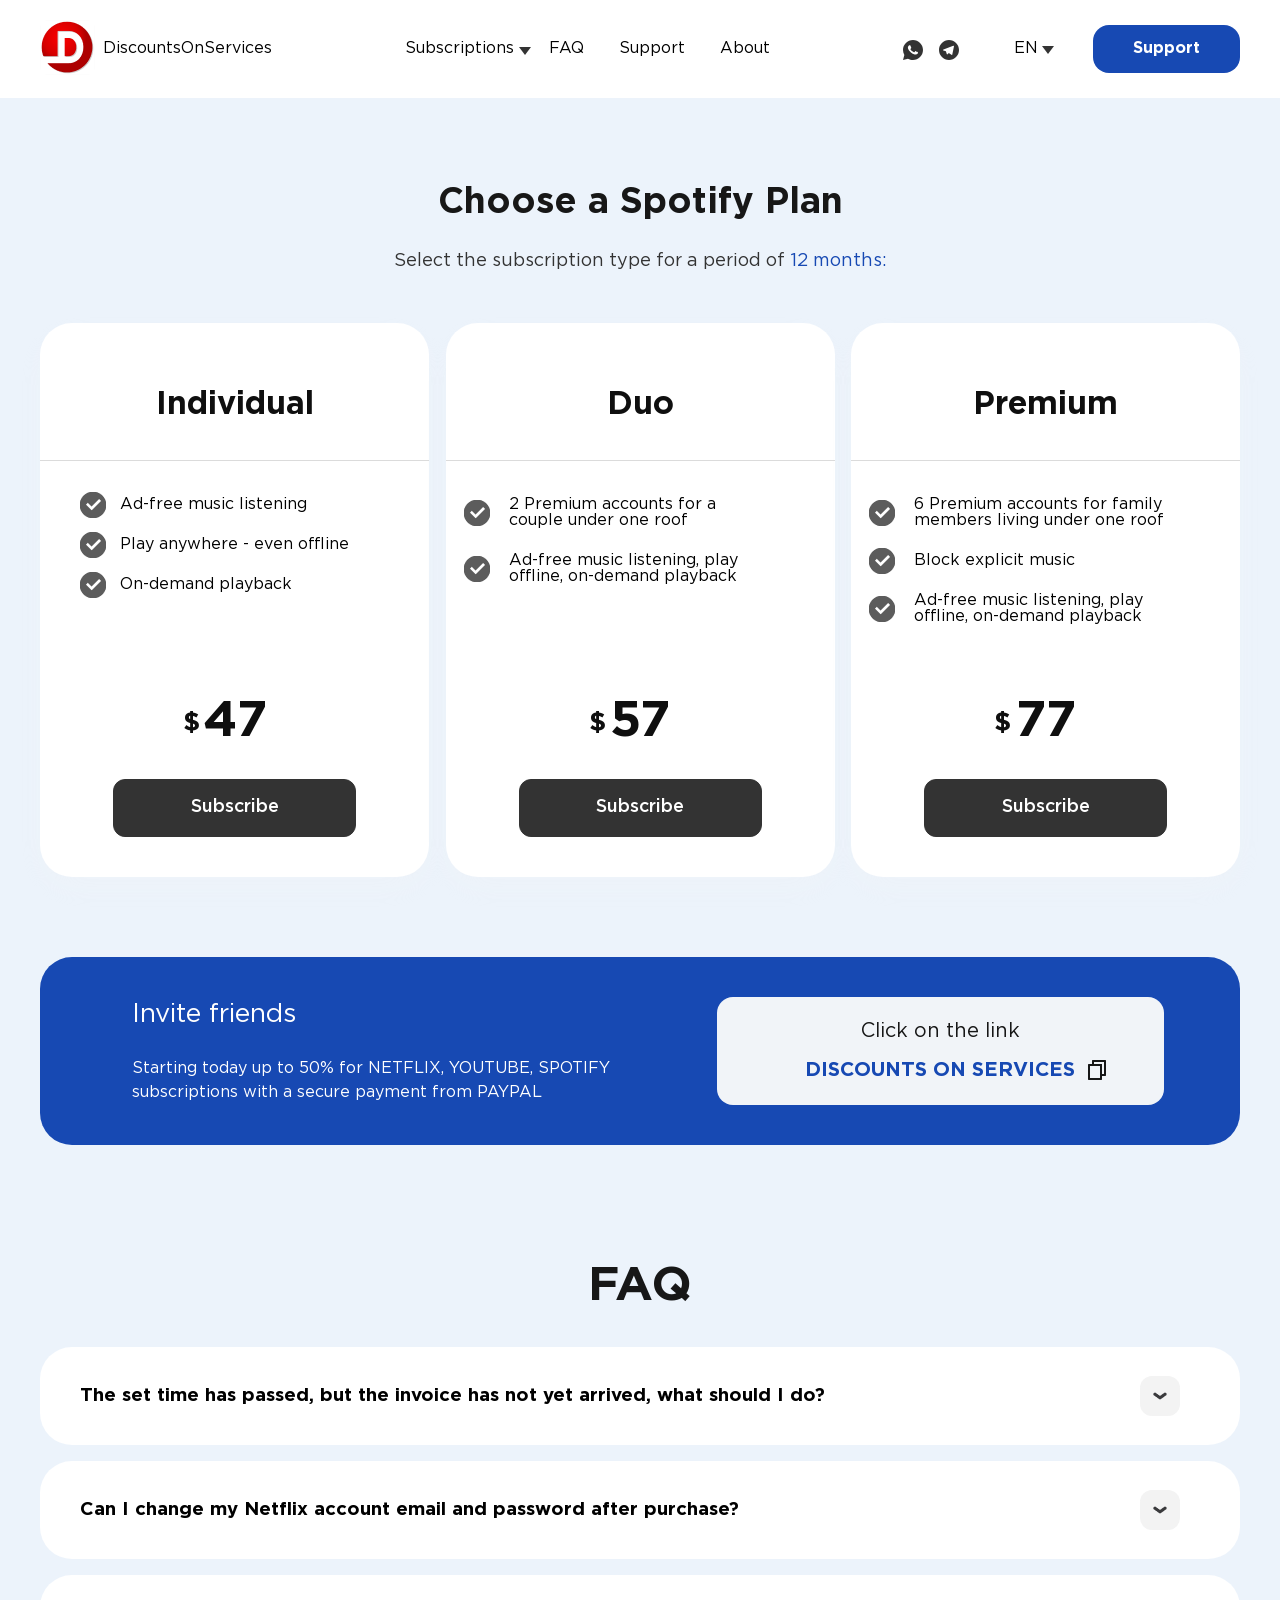
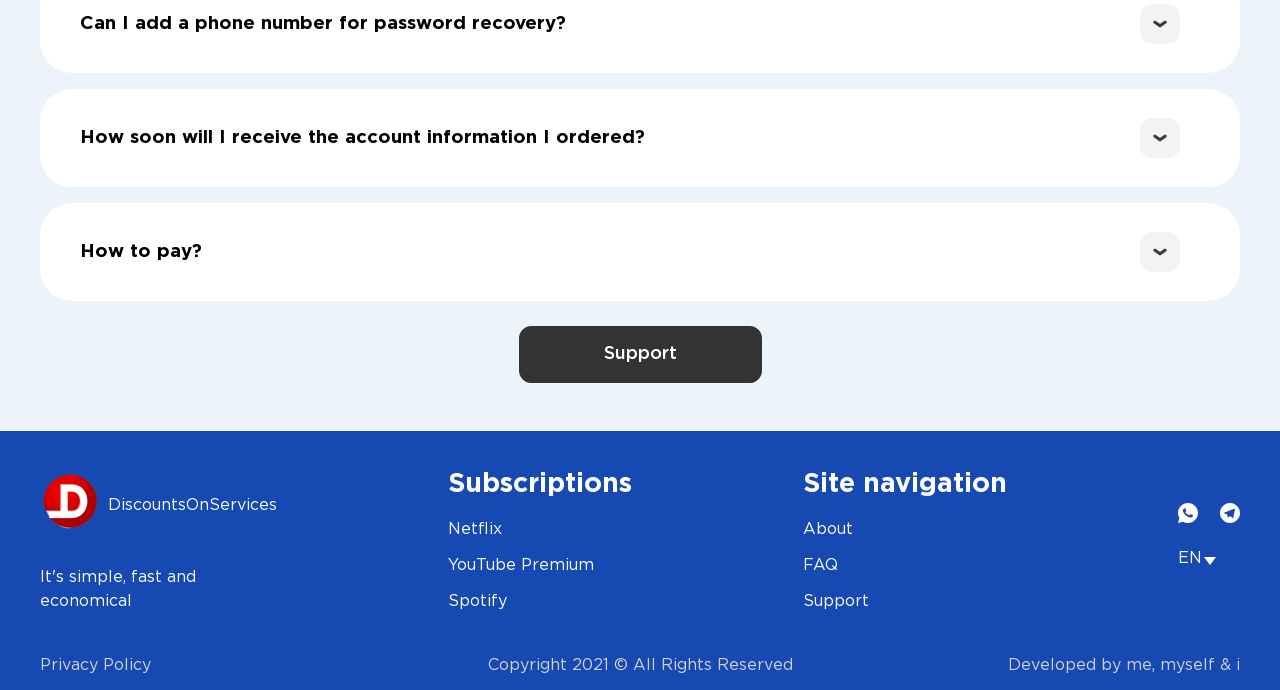
<file: spotify.html>
<!DOCTYPE html>
<html lang="en">

<head>
    <meta charset="UTF-8">
    <meta http-equiv="X-UA-Compatible" content="IE=edge">
    <meta name="viewport" content="width=device-width, initial-scale=1.0">
    <title>Spotify</title>
    <link rel="shortcut icon" href="img/logo.ico" type="image/x-icon">
    <link rel="stylesheet" href="style.css">
    <link rel="stylesheet" href="nfstyle.css">
    <link rel="stylesheet" href="ststyle.css">
    
</head>
<body>
    <div class="login">
        <div class="login__title flex">
            <h1>Purchase payment</h1>
            <img src="img/loginexit.png" alt="img">
        </div>
        <div class="purchase__imgs flex">
            <div class="purchase__img">
                <img src="img/applepay.png" alt="applepay">
            </div>
            <div class="purchase__img">
                <img src="img/googlepay.png" alt="googlepay">
            </div>
        </div>
        <form  class="login__form">
            <div class="form__input input__text">
                <h2>Card Number</h2>
                <input type="text" placeholder="1234 1234">
            </div>
            <div class="cardpay__info flex">
                <div class="form__input input__password">
                    <h2>Expiration Date</h2>
                    <input type="text" placeholder="MM/YY">
                </div>
                <div class="form__input input__password">
                    <h2>CVC</h2>
                    <input type="text" placeholder="CVC">
                </div>
            </div>
        </form>
        <div class="login__submit flex">
            <div class="header__button">
                <div class="btn login__btn--registration"><span>Pay with card</span></div>  
            </div>
        </div>
        <div class="signing">
            <p>We do not collect information on your cards, everything is safe</p>
        </div>
        <div class="crypto__payment">
            <h3>Payment by crypto wallet</h3>
            <div class="form__input input__password">
                <h2>Select currency</h2>
                <input type="text" placeholder="Bitcoin">
            </div>
            <div class="header__button">
                <div class="btn login__btn--registration"><span>Pay</span></div>  
            </div>

        </div>
    </div>
    <header class="header">
        <div class="container">
            <div class="header__items flex">
                <div class="header__logo flex">
                    <a href="index.html"><img src="img/logo.png" alt="logo"></a>
                    <a href="index.html"><p>DiscountsOnServices</p></a>
                </div>
                <nav class="nav">
                    <ul class="nav__ul">
                        <li class="nav__li subscriptions__nav">
                            <a href="subscriptions.html">Subscriptions</a>
                            <div class="subscriptions__ul__pos none">
                                <ul class="subscriptions__nav__items">
                                    <li class="subscr__nav__item"><a href="netflix.html">Netflix</a></li>
                                    <li class="subscr__nav__item"><a href="youtube.html">YouTube Premium</a></li>
                                    <li class="subscr__nav__item"><a href="spotify.html">Spotify</a></li>
                                </ul>
                            </div>    
                        </li>
                        <li class="nav__li"><a href="faq.html">FAQ</a></li>
                        <li class="nav__li"><a href="#">Support</a></li>
                        <li class="nav__li"><a href="#">About</a></li>
                    </ul>
                </nav>
                <div class="header__contacts flex">
                    <div class="networks flex">
                        <div class="whats__network">
                            <a href="#"><svg width="20" height="20" viewBox="0 0 20 20" fill="none"
                                xmlns="http://www.w3.org/2000/svg">
                                <path
                                    d="M0.00401338 20L1.35601 15.032C0.465151 13.5049 -0.00289063 11.768 1.34322e-05 10C1.34322e-05 4.477 4.47701 0 10 0C15.523 0 20 4.477 20 10C20 15.523 15.523 20 10 20C8.23279 20.0029 6.49667 19.5352 4.97001 18.645L0.00401338 20ZM6.39101 5.308C6.26188 5.31602 6.13569 5.35003 6.02001 5.408C5.91153 5.46943 5.81251 5.54622 5.72601 5.636C5.60601 5.749 5.53801 5.847 5.46501 5.942C5.09542 6.423 4.89662 7.01342 4.90001 7.62C4.90201 8.11 5.03001 8.587 5.23001 9.033C5.63901 9.935 6.31201 10.89 7.20101 11.775C7.41501 11.988 7.62401 12.202 7.84901 12.401C8.9524 13.3725 10.2673 14.073 11.689 14.447L12.258 14.534C12.443 14.544 12.628 14.53 12.814 14.521C13.1053 14.506 13.3896 14.4271 13.647 14.29C13.813 14.202 13.891 14.158 14.03 14.07C14.03 14.07 14.073 14.042 14.155 13.98C14.29 13.88 14.373 13.809 14.485 13.692C14.568 13.606 14.64 13.505 14.695 13.39C14.773 13.227 14.851 12.916 14.883 12.657C14.907 12.459 14.9 12.351 14.897 12.284C14.893 12.177 14.804 12.066 14.707 12.019L14.125 11.758C14.125 11.758 13.255 11.379 12.724 11.137C12.668 11.1126 12.608 11.0987 12.547 11.096C12.4786 11.089 12.4095 11.0967 12.3443 11.1186C12.2791 11.1405 12.2193 11.1761 12.169 11.223V11.221C12.164 11.221 12.097 11.278 11.374 12.154C11.3325 12.2098 11.2754 12.2519 11.2098 12.2751C11.1443 12.2982 11.0733 12.3013 11.006 12.284C10.9409 12.2666 10.877 12.2445 10.815 12.218C10.691 12.166 10.648 12.146 10.563 12.109L10.558 12.107C9.98592 11.8572 9.45624 11.5198 8.98801 11.107C8.86201 10.997 8.74501 10.877 8.62501 10.761C8.23159 10.3842 7.88873 9.95801 7.60501 9.493L7.54601 9.398C7.50364 9.33416 7.46937 9.2653 7.44401 9.193C7.40601 9.046 7.50501 8.928 7.50501 8.928C7.50501 8.928 7.74801 8.662 7.86101 8.518C7.9551 8.39832 8.04289 8.27382 8.12401 8.145C8.24201 7.955 8.27901 7.76 8.21701 7.609C7.93701 6.925 7.64701 6.244 7.34901 5.568C7.29001 5.434 7.11501 5.338 6.95601 5.319C6.90201 5.313 6.84801 5.307 6.79401 5.303C6.65972 5.29633 6.52515 5.29766 6.39101 5.307V5.308Z"
                                    fill="#333333" />
                            </svg></a>
                        </div>
                        <div class="tg__netwrok">
                            <a href="#"><svg width="20" height="20" viewBox="0 0 20 20" fill="none"
                                xmlns="http://www.w3.org/2000/svg">
                                <path
                                    d="M10 20C4.477 20 0 15.523 0 10C0 4.477 4.477 0 10 0C15.523 0 20 4.477 20 10C20 15.523 15.523 20 10 20ZM6.89 11.17L6.903 11.163L7.773 14.033C7.885 14.344 8.039 14.4 8.226 14.374C8.414 14.349 8.513 14.248 8.636 14.13L9.824 12.982L12.374 14.87C12.84 15.127 13.175 14.994 13.291 14.438L14.948 6.616C15.131 5.888 14.811 5.596 14.246 5.828L4.513 9.588C3.849 9.854 3.853 10.226 4.393 10.391L6.89 11.171V11.17Z"
                                    fill="#333333" />
                            </svg>
                            </a>
                        </div>
                    </div>   
                    <div class="languages">
                        <p>en</p>
                        <div class="short_languages none">
                            <p>ua</p>
                            <p>rus</p>
                        </div>
                        <ul class="languages__ul ">
                            <div class="languages__li__pos">
                                <li><p>English</p></li>
                                <li><p>Ukraine</p></li>
                                <li><p>Russian</p></li>
                            </div>
                        </ul>    
                    </div>
                    <div class="header__button">
                        <a href="" class="btn btn--login"><span>Support</span></a>
                    </div>
                </div>
            </div>
        </div>
    </header>
    <main>
        <section class="hero">
            <div class="container">
                <div class="hero__content">
                    <div class="hero__title">
                        <h1>Choose a Spotify Plan</h1>
                        <p>Select the subscription type for a period of <span>12 months:</span></p>
                    </div>
                    <div class="hero__subscribes flex">
                        <div class="hero__subscribe">
                            <h2>Individual</h2>
                            <ul class="possibilities">
                                <div class="possibilities__pos">
                                    <li>Ad-free music listening</li>
                                    <li>Play anywhere - even offline</li>
                                    <li>On-demand playback</li>
                                </div>
                            </ul>
                            <div class="price">
                                <h1><span>$</span>47</h1>   
                                <div class="header__button">
                                    <button class="btn btn--size subscribe__btn"><span>Subscribe</span></button>
                                </div>     
                            </div>
                        </div>
                        <div class="hero__subscribe">
                            <h2>Duo</h2>
                            <ul class="possibilities">
                                <div class="possibilities__pos">
                                    <li>2 Premium accounts for a couple under one roof</li>
                                    <li>Ad-free music listening, play offline, on-demand playback</li>
                                </div>
                            </ul>
                            <div class="price">
                                <h1><span>$</span>57</h1>   
                                <div class="header__button">
                                    <button class="btn btn--size subscribe__btn"><span>Subscribe</span></button>
                                </div>     
                            </div>
                        </div>
                        <div class="hero__subscribe">
                            <h2>Premium</h2>
                            <ul class="possibilities">
                                <div class="possibilities__pos">
                                    <li>6 Premium accounts for family members living under one roof</li>
                                    <li>Block explicit music</li>
                                    <li>Ad-free music listening, play offline, on-demand playback</li>
                                </div>
                            </ul>
                            <div class="price">
                                <h1><span>$</span>77</h1>   
                                <div class="header__button">
                                    <button class="btn btn--size subscribe__btn"><span>Subscribe</span></button>
                                </div>     
                            </div>
                        </div>
                    </div>
                    <div class="invite flex">
                        <div class="invite__text__pos">
                            <div class="invite__text">
                                <h1>Invite friends</h1>
                                <p>Starting today up to 50% for NETFLIX, YOUTUBE, SPOTIFY subscriptions with a secure payment from PAYPAL</p>
                            </div>
                        </div>
                        <div class="invite__button__pos">
                            <div class="invite__button">
                                <p>Click on the link</p>
                                <a>Discounts On Services</a>
                            </div>
                        </div>    
                    </div>
                    <div class="faq__items">
                        <div class="title">
                            <h2>FAQ</h2>
                        </div>
                        <div class="faq__item">
                            <h3>The set time has passed, but the invoice has not yet arrived, what should I do?</h3>
                        </div>
                        <div class="faq__item">
                            <h3>Can I change my Netflix account email and password after purchase?</h3>
                        </div>
                        <div class="faq__item">
                            <h3>Can I add a phone number for password recovery?</h3>
                        </div>
                        <div class="faq__item">
                            <h3>How soon will I receive the account information I ordered?</h3>
                        </div>
                        <div class="faq__item">
                            <h3>How to pay?</h3>
                        </div>
                        <button class="btn ">Support</button>
                    </div>
                </div>   
            </div>
        </section>
    </main>
    <footer class="footer">
        <div class="container">
            <div class="footer__items flex">
                <div class="footer__item">
                    <div class="header__logo flex logo--footer">
                        <a href="#"><img src="img/footerlogo.png" alt="logo"></a>
                        <a href="#"><p>DiscountsOnServices</p></a>
                    </div>
                    <p class="footer__p">It's simple, fast and economical</p>
                </div>
                <div class="footer__item">
                    <div class="footer__item__title">
                        <h2>Subscriptions</h2>
                    </div>
                    <ul class="footer__links">
                        <li class="footer__link"><a href="netflix.html">Netflix</a></li>
                        <li class="footer__link"><a href="youtube.html">YouTube Premium</a></li>
                        <li class="footer__link"><a href="spotify.html">Spotify</a></li>
                    </ul>
                </div>
                <div class="footer__item">
                    <div class="footer__item__title">
                        <h2>Site navigation</h2>
                    </div>
                    <ul class="footer__links">
                        <li class="footer__link"><a href="#">About</a></li>
                        <li class="footer__link"><a href="#">FAQ</a></li>
                        <li class="footer__link"><a href="#">Support</a></li>
                    </ul>
                </div>
                <div class="footer__item">
                    <div class="networks flex footer__svg">
                        <div class="whats__network">
                            <a href="#"><svg width="20" height="20" viewBox="0 0 20 20" fill="none"
                                xmlns="http://www.w3.org/2000/svg">
                                <path
                                    d="M0.00401338 20L1.35601 15.032C0.465151 13.5049 -0.00289063 11.768 1.34322e-05 10C1.34322e-05 4.477 4.47701 0 10 0C15.523 0 20 4.477 20 10C20 15.523 15.523 20 10 20C8.23279 20.0029 6.49667 19.5352 4.97001 18.645L0.00401338 20ZM6.39101 5.308C6.26188 5.31602 6.13569 5.35003 6.02001 5.408C5.91153 5.46943 5.81251 5.54622 5.72601 5.636C5.60601 5.749 5.53801 5.847 5.46501 5.942C5.09542 6.423 4.89662 7.01342 4.90001 7.62C4.90201 8.11 5.03001 8.587 5.23001 9.033C5.63901 9.935 6.31201 10.89 7.20101 11.775C7.41501 11.988 7.62401 12.202 7.84901 12.401C8.9524 13.3725 10.2673 14.073 11.689 14.447L12.258 14.534C12.443 14.544 12.628 14.53 12.814 14.521C13.1053 14.506 13.3896 14.4271 13.647 14.29C13.813 14.202 13.891 14.158 14.03 14.07C14.03 14.07 14.073 14.042 14.155 13.98C14.29 13.88 14.373 13.809 14.485 13.692C14.568 13.606 14.64 13.505 14.695 13.39C14.773 13.227 14.851 12.916 14.883 12.657C14.907 12.459 14.9 12.351 14.897 12.284C14.893 12.177 14.804 12.066 14.707 12.019L14.125 11.758C14.125 11.758 13.255 11.379 12.724 11.137C12.668 11.1126 12.608 11.0987 12.547 11.096C12.4786 11.089 12.4095 11.0967 12.3443 11.1186C12.2791 11.1405 12.2193 11.1761 12.169 11.223V11.221C12.164 11.221 12.097 11.278 11.374 12.154C11.3325 12.2098 11.2754 12.2519 11.2098 12.2751C11.1443 12.2982 11.0733 12.3013 11.006 12.284C10.9409 12.2666 10.877 12.2445 10.815 12.218C10.691 12.166 10.648 12.146 10.563 12.109L10.558 12.107C9.98592 11.8572 9.45624 11.5198 8.98801 11.107C8.86201 10.997 8.74501 10.877 8.62501 10.761C8.23159 10.3842 7.88873 9.95801 7.60501 9.493L7.54601 9.398C7.50364 9.33416 7.46937 9.2653 7.44401 9.193C7.40601 9.046 7.50501 8.928 7.50501 8.928C7.50501 8.928 7.74801 8.662 7.86101 8.518C7.9551 8.39832 8.04289 8.27382 8.12401 8.145C8.24201 7.955 8.27901 7.76 8.21701 7.609C7.93701 6.925 7.64701 6.244 7.34901 5.568C7.29001 5.434 7.11501 5.338 6.95601 5.319C6.90201 5.313 6.84801 5.307 6.79401 5.303C6.65972 5.29633 6.52515 5.29766 6.39101 5.307V5.308Z"
                                    fill="#FFFFFF" />
                            </svg></a>
                        </div>
                        <div class="tg__netwrok">
                            <a href="#"><svg width="20" height="20" viewBox="0 0 20 20" fill="none"
                                xmlns="http://www.w3.org/2000/svg">
                                <path
                                    d="M10 20C4.477 20 0 15.523 0 10C0 4.477 4.477 0 10 0C15.523 0 20 4.477 20 10C20 15.523 15.523 20 10 20ZM6.89 11.17L6.903 11.163L7.773 14.033C7.885 14.344 8.039 14.4 8.226 14.374C8.414 14.349 8.513 14.248 8.636 14.13L9.824 12.982L12.374 14.87C12.84 15.127 13.175 14.994 13.291 14.438L14.948 6.616C15.131 5.888 14.811 5.596 14.246 5.828L4.513 9.588C3.849 9.854 3.853 10.226 4.393 10.391L6.89 11.171V11.17Z"
                                    fill="#FFFFFF" />
                            </svg>
                            </a>
                        </div>
                    </div>
                    <div class="languages languages--footer">
                        <p>en</p>
                        <div class="short_languages none">
                            <p>ua</p>
                            <p>rus</p>
                        </div>
                        <ul class="languages__ul none">
                            <li><p>English</p></li>
                            <li><p>Ukraine</p></li>
                            <li><p>Russian</p></li>
                        </ul>    
                    </div>
                </div>
            </div>
            <div class="footer__texts flex">
                <p>Privacy Policy</p>
                <p>Copyright 2021 © All Rights Reserved</p>
                <p>Developed by me, myself & i</p>
            </div>
        </div>
    </footer>
</body>
<script src="scriptsubscribe.js"></script>
</html>
</file>
<file: style.css>
@font-face {
  font-family: "Gotham Pro";
  src: url("fonts/gothampro.woff2");
  font-weight: 400;
  font-display: swap;
  font-style: normal;
}
@font-face {
  font-family: "Gotham Pro";
  src: url("fonts/gothampro_light.woff2");
  font-weight: 300;
  font-display: swap;
  font-style: normal;
}
@font-face {
  font-family: "Gotham Pro";
  src: url("fonts/gothampro_medium.woff2");
  font-weight: 500;
  font-display: swap;
  font-style: normal;
}
@font-face {
  font-family: "Gotham Pro";
  src: url("fonts/gothampro_bold.woff2");
  font-weight: 700;
  font-display: swap;
  font-style: normal;
}
* {
  font-family: "Gotham Pro", sans-serif;
  margin: 0;
  padding: 0;
  -webkit-box-sizing: border-box;
          box-sizing: border-box;
}

.container {
  max-width: 1230px;
  padding: 0 15px;
  margin: 0 auto;
}

ul {
  list-style-type: none;
}

a {
  text-decoration: none;
  color: #000;
}

.none {
  display: none;
}

.locked {
  overflow: hidden;
}

.blured {
  -webkit-filter: blur(8px);
          filter: blur(8px);
  margin-right: 16px;
}

.flex {
  display: -webkit-box;
  display: -ms-flexbox;
  display: flex;
  -webkit-box-align: center;
      -ms-flex-align: center;
          align-items: center;
}

body {
  background-color: #ECF3FB;
}

.title {
  font-weight: 700;
  font-size: 32px;
  line-height: 140%;
  text-align: center;
  color: #171717;
  margin-bottom: 37px;
  text-align: center;
}

.hidden {
  display: none;
}

img {
  max-width: 100%;
}

/* header */
.header {
  top: 0;
  left: 0;
  width: 100%;
  padding: 10px 0;
  background-color: #FFF;
}
.header__items {
  -webkit-box-pack: justify;
      -ms-flex-pack: justify;
          justify-content: space-between;
}
.header__logo a:last-child {
  padding-left: 8px;
}
.header .nav__li {
  display: inline-block;
  margin: 0 15px;
}
.header .nav .subscriptions__nav {
  position: relative;
}
.header .nav .subscriptions__nav:hover .subscriptions__ul__pos {
  display: block;
}
.header .nav .subscriptions__nav:hover::after {
  -webkit-transform: rotate(180deg);
          transform: rotate(180deg);
  -webkit-transition: 0.4s;
  transition: 0.4s;
}
.header .nav .subscriptions__nav::after {
  content: "";
  position: absolute;
  border-left: 6px solid transparent;
  border-right: 6px solid transparent;
  border-top: 8px solid #333;
  top: 38%;
  right: -16%;
  cursor: pointer;
}
.header .nav .subscriptions__nav__items {
  background: #fff;
  -webkit-box-shadow: 0px 20px 48px rgba(177, 177, 177, 0.4);
          box-shadow: 0px 20px 48px rgba(177, 177, 177, 0.4);
  padding: 20px;
  border-radius: 16px;
  min-width: 205px;
}
.header .nav .subscriptions__nav__items li:not(:first-child) {
  margin-top: 12px;
}
.header .nav .subscriptions__nav__items li a {
  cursor: pointer;
  letter-spacing: 1px;
  font-weight: 500;
}
.header .nav .subscriptions__nav__items li a:hover {
  color: #1749B3;
  -webkit-transition: 0.4s;
  transition: 0.4s;
}
.header .subscriptions__ul__pos {
  padding-top: 30px;
  position: absolute;
  top: 18px;
  left: -2px;
}
.header .networks {
  gap: 16px;
  padding-top: 6px;
}
.header__contacts {
  gap: 55px;
}

.btn {
  display: inline-block;
  background-color: #1749B3;
  border-radius: 16px;
  min-width: 147px;
  width: 100%;
  color: #fff;
  text-align: center;
  padding: 16px 0;
  font-weight: 700;
}

.languages {
  position: relative;
  cursor: pointer;
}
.languages > p {
  text-transform: uppercase;
  position: relative;
}
.languages > p::after {
  content: "";
  position: absolute;
  border-left: 6px solid transparent;
  border-right: 6px solid transparent;
  border-top: 8px solid #333;
  top: 33.5%;
  right: -67%;
  cursor: pointer;
  -webkit-transition: 0.4s ease;
  transition: 0.4s ease;
}
.languages:hover .languages__ul {
  display: block;
}
.languages:hover > p::after {
  -webkit-transform: rotate(180deg);
          transform: rotate(180deg);
  -webkit-transition: 0.4s ease;
  transition: 0.4s ease;
}
.languages__ul {
  position: absolute;
  top: 12px;
  left: 2%;
  padding-top: 40px;
  border-radius: 16px;
  letter-spacing: 1px;
  font-weight: 500;
  cursor: pointer;
  display: none;
}
.languages__ul li:not(:first-child) {
  margin-top: 12px;
}
.languages__ul p:hover {
  color: #1749B3;
  cursor: pointer;
  -webkit-transition: 0.4s;
  transition: 0.4s;
}
.languages__li__pos {
  -webkit-box-shadow: 0px 20px 48px rgba(177, 177, 177, 0.4);
          box-shadow: 0px 20px 48px rgba(177, 177, 177, 0.4);
  border-radius: 16px;
  padding: 20px;
  background: #FFFFFF;
}

/* hero */
.hero__items {
  -webkit-box-align: unset;
      -ms-flex-align: unset;
          align-items: unset;
  gap: 16px;
  padding: 60px 0;
}
.hero__item--info {
  background-color: #1749B3;
  display: -webkit-box;
  display: -ms-flexbox;
  display: flex;
  -webkit-box-orient: vertical;
  -webkit-box-direction: normal;
      -ms-flex-direction: column;
          flex-direction: column;
  -webkit-box-pack: center;
      -ms-flex-pack: center;
          justify-content: center;
  padding: 0 60px;
  border-radius: 32px;
  color: #fff;
  -webkit-box-flex: 0;
      -ms-flex: 0 1 50%;
          flex: 0 1 50%;
}
.hero__item--info h1 {
  font-weight: 700;
  font-size: 36px;
  line-height: 140%;
}
.hero__item--info p {
  font-weight: 400;
  line-height: 150%;
  margin: 40px 0;
}
.hero__btn {
  background: #FFFFFF;
  border-radius: 16px;
  text-align: center;
  max-width: 207px;
  color: #000;
  border: 1px solid #fff;
  cursor: pointer;
}
.hero__item img {
  display: block;
  max-width: 592px;
  width: 100%;
  border-radius: 32px;
}

/* subscriptions */
.subscriptions {
  padding: 90px 0;
}

.subscription__item {
  background-color: #FFFFFF;
  border-radius: 32px;
}
.subscription__item:not(:first-child) {
  margin-top: 16px;
}

.subscr__img {
  position: relative;
}
.subscr__img .img__pos {
  position: absolute;
  top: 50%;
  left: 50%;
  -webkit-transform: translate(-50%, -50%);
          transform: translate(-50%, -50%);
}
.subscr__img img {
  display: block;
}
.subscr__text {
  margin: 0 auto;
}
.subscr__text h1 {
  font-weight: 400;
  font-size: 26px;
  line-height: 140%;
  color: #171717;
}
.subscr__text p {
  font-weight: 400;
  line-height: 150%;
  color: #333333;
  margin: 22px 0;
  max-width: 440px;
  width: 100%;
}

.btn--subscr {
  border: 1px solid #1749B3;
  font-weight: 700;
  font-size: 17px;
  line-height: 130%;
  max-width: 147px;
  width: 100%;
}

/* works */
.works {
  padding: 90px 0;
}

.work__items {
  padding: 120px 0;
}
.work__steps {
  -webkit-box-align: unset;
      -ms-flex-align: unset;
          align-items: unset;
  -webkit-box-pack: justify;
      -ms-flex-pack: justify;
          justify-content: space-between;
  padding: 20px 0;
}
.work__step {
  background-color: #FFFFFF;
  -webkit-box-flex: 0;
      -ms-flex: 0 1 388px;
          flex: 0 1 388px;
  border-radius: 32px;
  padding: 20px 40px 40px;
}
.work__step__img {
  height: 185px;
  display: -webkit-box;
  display: -ms-flexbox;
  display: flex;
  -webkit-box-align: center;
      -ms-flex-align: center;
          align-items: center;
}
.work__step__img img {
  display: block;
  max-width: 100%;
  margin-left: auto;
  -o-object-fit: cover;
     object-fit: cover;
}
.work__step__content h1 {
  font-size: 22px;
  line-height: 140%;
  color: #171717;
}
.work__step__content p {
  font-weight: 400;
  font-size: 18px;
  line-height: 150%;
  color: #333333;
  max-width: 227px;
}

.invite {
  background-color: #1749B3;
  border-radius: 32px;
  padding: 40px 0;
  -webkit-box-align: unset;
      -ms-flex-align: unset;
          align-items: unset;
}
.invite__text__pos {
  -webkit-box-flex: 0;
      -ms-flex: 0 1 50%;
          flex: 0 1 50%;
  display: -webkit-box;
  display: -ms-flexbox;
  display: flex;
  -webkit-box-pack: end;
      -ms-flex-pack: end;
          justify-content: end;
}
.invite__text {
  color: #FFFFFF;
  max-width: 508px;
  width: 100%;
}
.invite__text h1 {
  font-weight: 700;
  font-size: 26px;
  line-height: 140%;
  margin-bottom: 24px;
}
.invite__text p {
  font-weight: 400;
  line-height: 150%;
  max-width: 508px;
}
.invite__button__pos {
  -webkit-box-flex: 0;
      -ms-flex: 0 1 50%;
          flex: 0 1 50%;
  display: -webkit-box;
  display: -ms-flexbox;
  display: flex;
  -webkit-box-pack: center;
      -ms-flex-pack: center;
          justify-content: center;
  display: flex;
}
.invite__button {
  background-color: #F1F4F8;
  max-width: 447px;
  width: 100%;
  display: -webkit-box;
  display: -ms-flexbox;
  display: flex;
  -webkit-box-orient: vertical;
  -webkit-box-direction: normal;
      -ms-flex-direction: column;
          flex-direction: column;
  -webkit-box-pack: center;
      -ms-flex-pack: center;
          justify-content: center;
  -webkit-box-align: center;
      -ms-flex-align: center;
          align-items: center;
  background: #F1F4F8;
  border-radius: 16px;
}
.invite__button p {
  font-weight: 400;
  font-size: 20px;
  line-height: 140%;
  color: #171717;
  margin-bottom: 10px;
}
.invite__button a {
  font-weight: 700;
  font-size: 20px;
  line-height: 150%;
  text-transform: uppercase;
  color: #1749B3;
  cursor: pointer;
  position: relative;
}
.invite__button a:hover {
  text-decoration: underline;
  -webkit-transition: 0.2s;
  transition: 0.2s;
}
.invite__button a::after {
  content: "";
  position: absolute;
  top: 50%;
  right: -17%;
  background-image: url("img/invitebtnfter.png");
  width: 24px;
  height: 24px;
  -webkit-transform: translate(-50%, -50%);
          transform: translate(-50%, -50%);
}

/* about */
.about {
  padding: 90px 0;
}
.about__items {
  -webkit-box-align: unset;
      -ms-flex-align: unset;
          align-items: unset;
  gap: 16px;
}
.about__texts {
  background: #FFFFFF;
  display: -webkit-box;
  display: -ms-flexbox;
  display: flex;
  -webkit-box-orient: vertical;
  -webkit-box-direction: normal;
      -ms-flex-direction: column;
          flex-direction: column;
  -webkit-box-pack: center;
      -ms-flex-pack: center;
          justify-content: center;
  -webkit-box-align: center;
      -ms-flex-align: center;
          align-items: center;
  border-radius: 32px;
  -webkit-box-flex: 0;
      -ms-flex: 0 1 50%;
          flex: 0 1 50%;
}
.about__texts img {
  display: block;
  max-width: 100%;
  margin-bottom: 32px;
}
.about__texts p {
  max-width: 470px;
  font-weight: 400;
  font-size: 18px;
  line-height: 150%;
  color: #333333;
}
.about__texts .second__p {
  margin: 32px 0;
}
.about__texts h4 {
  font-weight: 700;
  font-size: 18px;
  line-height: 150%;
  color: #171717;
  text-align: left;
}
.about__item img {
  border-radius: 32px;
  max-width: 592px;
}

/* faq */
.faq {
  padding: 90px 0;
}
.faq__item {
  position: relative;
  background: #FFF;
  border-radius: 32px;
  padding: 40px;
}
.faq__item:after {
  content: "";
  position: absolute;
  background: #3A3A3C url("img/faqarrow.png") no-repeat center;
  top: 30%;
  right: 5%;
  width: 14px;
  height: 8px;
  padding: 16px 13px;
  background-color: rgba(23, 23, 23, 0.05);
  display: -webkit-box;
  display: -ms-flexbox;
  display: flex;
  -webkit-box-pack: center;
      -ms-flex-pack: center;
          justify-content: center;
  -webkit-box-align: center;
      -ms-flex-align: center;
          align-items: center;
  border-radius: 12px;
}
.faq__item:not(:first-child) {
  margin-top: 16px;
}
.faq__btn {
  -ms-flex-pack: distribute;
      justify-content: space-around;
  margin: 60px 0;
}
.faq .btn--faq {
  display: block;
  background-color: #333;
  border-radius: 16px;
  max-width: 243px;
  margin: 40px auto 0;
  border: 1px solid #333;
  font-weight: 700;
  font-size: 17px;
  line-height: 130%;
}
.faq .text--faq {
  max-width: 100%;
  color: #fff;
}
.faq .text--faq h1 {
  font-weight: 700;
  font-size: 22px;
  line-height: 140%;
}
.faq .text--faq p {
  font-weight: 400;
  font-size: 18px;
  line-height: 150%;
}
.faq__text__pos {
  -webkit-box-flex: 0;
      -ms-flex: none;
          flex: none;
}
.faq__button__pos {
  max-width: 296px;
  width: 100%;
}
.faq .btn--faq--item {
  background: #FFF;
  color: #000;
  max-width: 296px;
  width: 100%;
}

/* footer */
.footer {
  background: #1749B3;
  padding: 40px 0 12px;
}
.footer__items {
  -webkit-box-pack: justify;
      -ms-flex-pack: justify;
          justify-content: space-between;
  -webkit-box-align: unset;
      -ms-flex-align: unset;
          align-items: unset;
}
.footer__item {
  color: #fff;
}
.footer__item__title {
  font-weight: 400;
  font-size: 18px;
  line-height: 150%;
  margin-bottom: 20px;
}
.footer__link:not(:first-child) {
  margin-top: 12px;
}
.footer__link a {
  color: #fff;
  font-weight: 400;
  font-size: 16px;
  line-height: 150%;
  display: inline-block;
}
.footer .footer__p {
  font-weight: 400;
  font-size: 16px;
  line-height: 150%;
  max-width: 179px;
  margin-top: 26px;
}
.footer .logo--footer a {
  color: #fff;
  font-weight: 400;
  font-size: 16px;
  line-height: 150%;
}
.footer__svg {
  gap: 22px;
  padding-top: 8px;
}
.footer__texts {
  -webkit-box-pack: justify;
      -ms-flex-pack: justify;
          justify-content: space-between;
  font-weight: 400;
  line-height: 150%;
  color: #D3D3D3;
  margin-top: 40px;
}
.footer__texts p {
  -webkit-box-flex: 0;
      -ms-flex: 0 1 33%;
          flex: 0 1 33%;
  text-align: center;
}
.footer__texts p:first-child {
  text-align: left;
}
.footer__texts p:last-child {
  text-align: right;
}

.languages--footer {
  margin-top: 10px;
}
.languages--footer > p::after {
  border-top: 8px solid #FFF;
  right: 38%;
}

/* login */
.login {
  width: 100%;
  position: fixed;
  top: 50%;
  left: 50%;
  z-index: 1000;
  -webkit-transform: translate(-50%, -50%);
          transform: translate(-50%, -50%);
  background: #FFFFFF;
  display: none;
  max-width: 540px;
  width: 100%;
  -webkit-box-shadow: 0px 4px 24px rgba(213, 216, 221, 0.2);
          box-shadow: 0px 4px 24px rgba(213, 216, 221, 0.2);
  border-radius: 32px;
  padding: 20px;
  z-index: 100000;
}
.login__btn {
  cursor: pointer;
}
.login__title {
  width: 100%;
  -webkit-box-pack: justify;
      -ms-flex-pack: justify;
          justify-content: space-between;
}
.login__title h1 {
  font-weight: 700;
  font-size: 32px;
  line-height: 140%;
  color: #171717;
}
.login__title img {
  background: rgba(23, 23, 23, 0.1);
  border-radius: 100px;
  padding: 7px;
  margin-top: 6px;
}
.login__link {
  font-weight: 400;
  font-size: 16px;
  line-height: 150%;
  color: #000000;
}
.login__link a {
  color: #1749B3;
  margin-left: 3px;
  border-bottom: 1px solid transparent;
}
.login__link a:hover {
  border-bottom: 1px solid #1749B3;
  -webkit-transition: 0.3s;
  transition: 0.3s;
}

.flex--login {
  display: -webkit-box;
  display: -ms-flexbox;
  display: flex;
  -webkit-box-orient: vertical;
  -webkit-box-direction: normal;
      -ms-flex-direction: column;
          flex-direction: column;
  -webkit-box-pack: center;
      -ms-flex-pack: center;
          justify-content: center;
}

.login__link {
  margin: 5px 0 20px;
}

.form__input h2 {
  font-weight: 400;
  font-size: 17px;
  line-height: 130%;
  letter-spacing: 0.01em;
  color: #1B1B29;
}
.form__input input {
  outline: none;
  padding: 12px 14px;
  background: #F1F4F8;
  border: 1px solid transparent;
  border-radius: 12px;
  margin: 9px 0 15px;
  width: 100%;
}

.input__password--positioned {
  position: relative;
}
.input__password--positioned .form__input--pos {
  display: inline-block;
  position: absolute;
  top: 60%;
  right: 2%;
  -webkit-transform: translate(-50%, -50%);
          transform: translate(-50%, -50%);
  cursor: pointer;
}
.input__password--positioned .form__input--pos img {
  display: block;
  max-width: 100%;
  width: 100%;
}

.login__submit {
  -webkit-box-pack: justify;
      -ms-flex-pack: justify;
          justify-content: space-between;
}
.login__submit h2 {
  font-weight: 400;
  font-size: 16px;
  line-height: 150%;
  color: #0F0F0F;
}

.signing {
  margin-top: 15px;
}
.signing p {
  font-weight: 400;
  font-size: 16px;
  line-height: 150%;
  text-align: center;
  color: #919191;
  position: relative;
}
.signing p::before, .signing p::after {
  content: "";
  position: absolute;
  width: 34%;
  border: 1px solid #DFDFDF;
  top: 50%;
  -webkit-transform: translateY(-50%);
          transform: translateY(-50%);
}
.signing p::before {
  left: 0;
}
.signing p::after {
  right: 0;
}

.networks {
  -webkit-box-pack: justify;
      -ms-flex-pack: justify;
          justify-content: space-between;
  margin: 24px 0;
}
.networks .network {
  -webkit-box-flex: 0;
      -ms-flex: 0 1 148px;
          flex: 0 1 148px;
  border: 1px solid #DFDFDF;
  border-radius: 12px;
  padding: 9px 19px;
}
.networks img {
  display: block;
  margin: 0 auto;
}

.policy__terms {
  font-weight: 400;
  font-size: 14px;
  line-height: 150%;
  letter-spacing: 0.01em;
  color: #9C99AD;
  max-width: 428px;
}
.policy__terms span {
  cursor: pointer;
}
.policy__terms .span__1 {
  color: #1749B3;
}
.policy__terms .span__2 {
  color: #000000;
}

@media (max-width: 998px) {
  .header__contacts--first,
.nav--first {
    display: none;
  }
  .burger {
    display: -webkit-box;
    display: -ms-flexbox;
    display: flex;
    -webkit-box-pack: center;
        -ms-flex-pack: center;
            justify-content: center;
    -webkit-box-align: center;
        -ms-flex-align: center;
            align-items: center;
    -webkit-box-orient: vertical;
    -webkit-box-direction: normal;
        -ms-flex-direction: column;
            flex-direction: column;
    background: #333;
    gap: 6px;
    padding: 10px;
    border-radius: 8px;
    cursor: pointer;
  }
  .burger__line {
    color: #fff;
    background: #fff;
    width: 20px;
    height: 3px;
  }
  .burger--active {
    position: fixed;
    top: 0;
    left: 0;
    width: 100vw;
    background: rgba(0, 0, 0, 0.7);
    height: 100vh;
    border-radius: initial;
  }
  .burger--active nav ul {
    display: -webkit-box;
    display: -ms-flexbox;
    display: flex;
    -webkit-box-orient: vertical;
    -webkit-box-direction: normal;
        -ms-flex-direction: column;
            flex-direction: column;
    gap: 16px;
  }
  .burger--active nav ul a {
    color: #FFFFFF;
    font-size: 20px;
  }
  .subscr__img {
    display: none;
  }
  .subscription__items {
    display: -webkit-box;
    display: -ms-flexbox;
    display: flex;
    -webkit-box-pack: justify;
        -ms-flex-pack: justify;
            justify-content: space-between;
    -webkit-box-align: baseline;
        -ms-flex-align: baseline;
            align-items: baseline;
  }
  .subscription__items .subscription__item {
    -webkit-box-flex: 0;
        -ms-flex: 0 1 32%;
            flex: 0 1 32%;
    padding: 10px;
  }
  .work__step {
    -webkit-box-flex: 0;
        -ms-flex: 0 1 32%;
            flex: 0 1 32%;
  }
  .faq,
.works {
    padding: 10px 0;
  }
  .invite {
    padding: 40px 15px;
  }
  .invite__button__pos {
    -webkit-box-pack: end;
        -ms-flex-pack: end;
            justify-content: flex-end;
  }
}
</file>
<file: nfstyle.css>
.hero__content {
  padding: 80px 0 48px;
}
.hero__title {
  text-align: center;
}
.hero__title h1 {
  font-weight: 700;
  font-size: 36px;
  line-height: 140%;
  color: #171717;
}
.hero__title p {
  margin: 20px 0 42px;
  font-weight: 400;
  font-size: 18px;
  line-height: 150%;
  color: #333333;
}
.hero__btns {
  -webkit-box-pack: center;
      -ms-flex-pack: center;
          justify-content: center;
  max-width: 360px;
  border: 1px solid #1749B3;
  border-radius: 16px;
  margin: 0 auto;
}
.hero__btns__pos {
  border: 1px solid #1749B3;
  border-radius: 12px;
}
.hero__btn--pos {
  max-width: 180px;
  width: 100%;
}
.hero__btn--pos .hero__btn {
  width: 100%;
  text-align: center;
  padding: 17px 0;
  display: inline-block;
  border-radius: unset;
  border: none;
  background: transparent;
  font-weight: 400;
  font-size: 18px;
  line-height: 150%;
  color: #030303;
  border-top-left-radius: 13px;
  border-bottom-left-radius: 13px;
}
.hero__btn--pos .hero__btn--mod {
  border-top-left-radius: 0;
  border-bottom-left-radius: 0;
  border-top-right-radius: 13px;
  border-bottom-right-radius: 13px;
}
.hero__btn--pos .hero__btn:hover {
  background-color: #1749B3;
  color: #fff;
  -webkit-transition: 0.4s;
  transition: 0.4s;
}
.hero .btn {
  background: #333333;
  border-radius: 12px;
  font-weight: 500;
  font-size: 18px;
  line-height: 130%;
  text-align: center;
  color: #FFFFFF;
  border: 1px solid #333333;
  display: block;
  max-width: 243px;
  margin: 25px auto 0;
}
.hero .btn:hover {
  border: 1px solid #1749B3;
}
.hero .btn:hover {
  background: #1749B3;
  -webkit-transition: 0.4s;
  transition: 0.4s;
}
.hero .btn--size {
  width: 86%;
}
.hero__subscribes {
  -webkit-box-pack: justify;
      -ms-flex-pack: justify;
          justify-content: space-between;
  gap: 16px;
  margin: 48px 0 80px;
}
.hero__subscribe {
  background: #FFFFFF;
  -webkit-box-shadow: 0px 12px 28px rgba(244, 245, 245, 0.2);
          box-shadow: 0px 12px 28px rgba(244, 245, 245, 0.2);
  border-radius: 32px;
  padding: 60px 0 40px;
  -webkit-box-flex: 0;
      -ms-flex: 0 1 389px;
          flex: 0 1 389px;
}
.hero__subscribe h2 {
  padding-bottom: 32px;
  border-bottom: 1px solid #DBDBDB;
  font-weight: 700;
  font-size: 32px;
  line-height: 140%;
  text-align: center;
  color: #0F0F0F;
}
.hero__subscribe .price h1 {
  margin-bottom: 16px;
  text-align: center;
  font-weight: 700;
  font-size: 50px;
  line-height: 130%;
  color: #0F0F0F;
  position: relative;
}
.hero__subscribe .price h1 span {
  font-size: 26px;
  position: absolute;
  top: 50%;
  left: 39%;
  -webkit-transform: translate(-50%, -50%);
          transform: translate(-50%, -50%);
}

.possibilities {
  margin: 36px auto 64px;
  display: -webkit-box;
  display: -ms-flexbox;
  display: flex;
  -webkit-box-pack: center;
      -ms-flex-pack: center;
          justify-content: center;
}
.possibilities li:not(:first-child) {
  margin-top: 24px;
}
.possibilities li {
  position: relative;
}
.possibilities li::before {
  position: absolute;
  content: "";
  background: url("img/nffunc.png") no-repeat center;
  width: 26px;
  height: 26px;
  top: 50%;
  left: -12%;
  -webkit-transform: translate(-50%, -50%);
          transform: translate(-50%, -50%);
}

.invite__text h1 {
  font-weight: 400;
  font-size: 26px;
  line-height: 140%;
  color: #FFFFFF;
  text-align: left;
}
.invite__text p {
  font-weight: 400;
  font-size: 16px;
  line-height: 150%;
  color: #FFFFFF;
  text-align: left;
}
.invite_button p {
  margin: 0;
}

.title h2 {
  margin-top: 120px;
}
</file>
<file: newuserstyle.css>
.header__button {
  width: 100%;
}

.policy__terms .span__2 {
  color: #1749B3;
}

.policy__terms {
  -webkit-box-align: baseline;
      -ms-flex-align: baseline;
          align-items: baseline;
}
.policy__terms input {
  background: transparent;
  border: 1px solid #CECBDF;
  border-radius: 4px;
}

.custom-checkbox {
  position: absolute;
  z-index: -1;
  opacity: 0;
}

.custom-checkbox + label {
  display: -webkit-inline-box;
  display: -ms-inline-flexbox;
  display: inline-flex;
  -webkit-box-align: center;
      -ms-flex-align: center;
          align-items: center;
  -webkit-user-select: none;
     -moz-user-select: none;
      -ms-user-select: none;
          user-select: none;
}

.custom-checkbox + label::before {
  content: "";
  display: inline-block;
  width: 1em;
  height: 1em;
  border: 1px solid #adb5bd;
  border-radius: 0.25em;
  margin-right: 0.5em;
  background-repeat: no-repeat;
  background-position: center center;
  background-size: 50% 50%;
}

.custom-checkbox:checked + label::before {
  border-color: #0b76ef;
  background-color: #0b76ef;
  background-image: url("data:image/svg+xml,%3csvg xmlns='http://www.w3.org/2000/svg' viewBox='0 0 8 8'%3e%3cpath fill='%23fff' d='M6.564.75l-3.59 3.612-1.538-1.55L0 4.26 2.974 7.25 8 2.193z'/%3e%3c/svg%3e");
}
</file>
<file: ststyle.css>
.hero__subscribes {
  -webkit-box-align: stretch;
      -ms-flex-align: stretch;
          align-items: stretch;
}
.hero__subscribe {
  display: -webkit-box;
  display: -ms-flexbox;
  display: flex;
  -webkit-box-orient: vertical;
  -webkit-box-direction: normal;
      -ms-flex-direction: column;
          flex-direction: column;
}
.hero__title span {
  color: #1749B3;
}

.possibilities__pos {
  -webkit-box-flex: 0;
      -ms-flex: 0 1 263px;
          flex: 0 1 263px;
}

.price {
  margin-top: auto;
}

.cardpay__info {
  -webkit-box-pack: justify;
      -ms-flex-pack: justify;
          justify-content: space-between;
}

.form__input {
  -webkit-box-flex: 0;
      -ms-flex: 0 1 240px;
          flex: 0 1 240px;
}

.header__button {
  width: 100%;
}

.signing p::before, .signing p::after {
  content: none;
}

.purchase__imgs {
  -webkit-box-align: stretch;
      -ms-flex-align: stretch;
          align-items: stretch;
  -webkit-box-pack: justify;
      -ms-flex-pack: justify;
          justify-content: space-between;
  margin: 15px 0;
}

.purchase__img {
  -webkit-box-flex: 0;
      -ms-flex: 0 1 240px;
          flex: 0 1 240px;
  background: #000;
  padding: 13px 0;
  border-radius: 4px;
}
.purchase__img img {
  display: block;
  margin: 0 auto;
}

.crypto__payment h3 {
  font-weight: 700;
  font-size: 20px;
  line-height: 140%;
  color: #171717;
  margin: 15px 0;
}
.crypto__payment .form__input h2 {
  font-weight: 400;
  font-size: 15px;
  line-height: 130%;
  letter-spacing: 0.01em;
  color: #333333;
}
</file>
